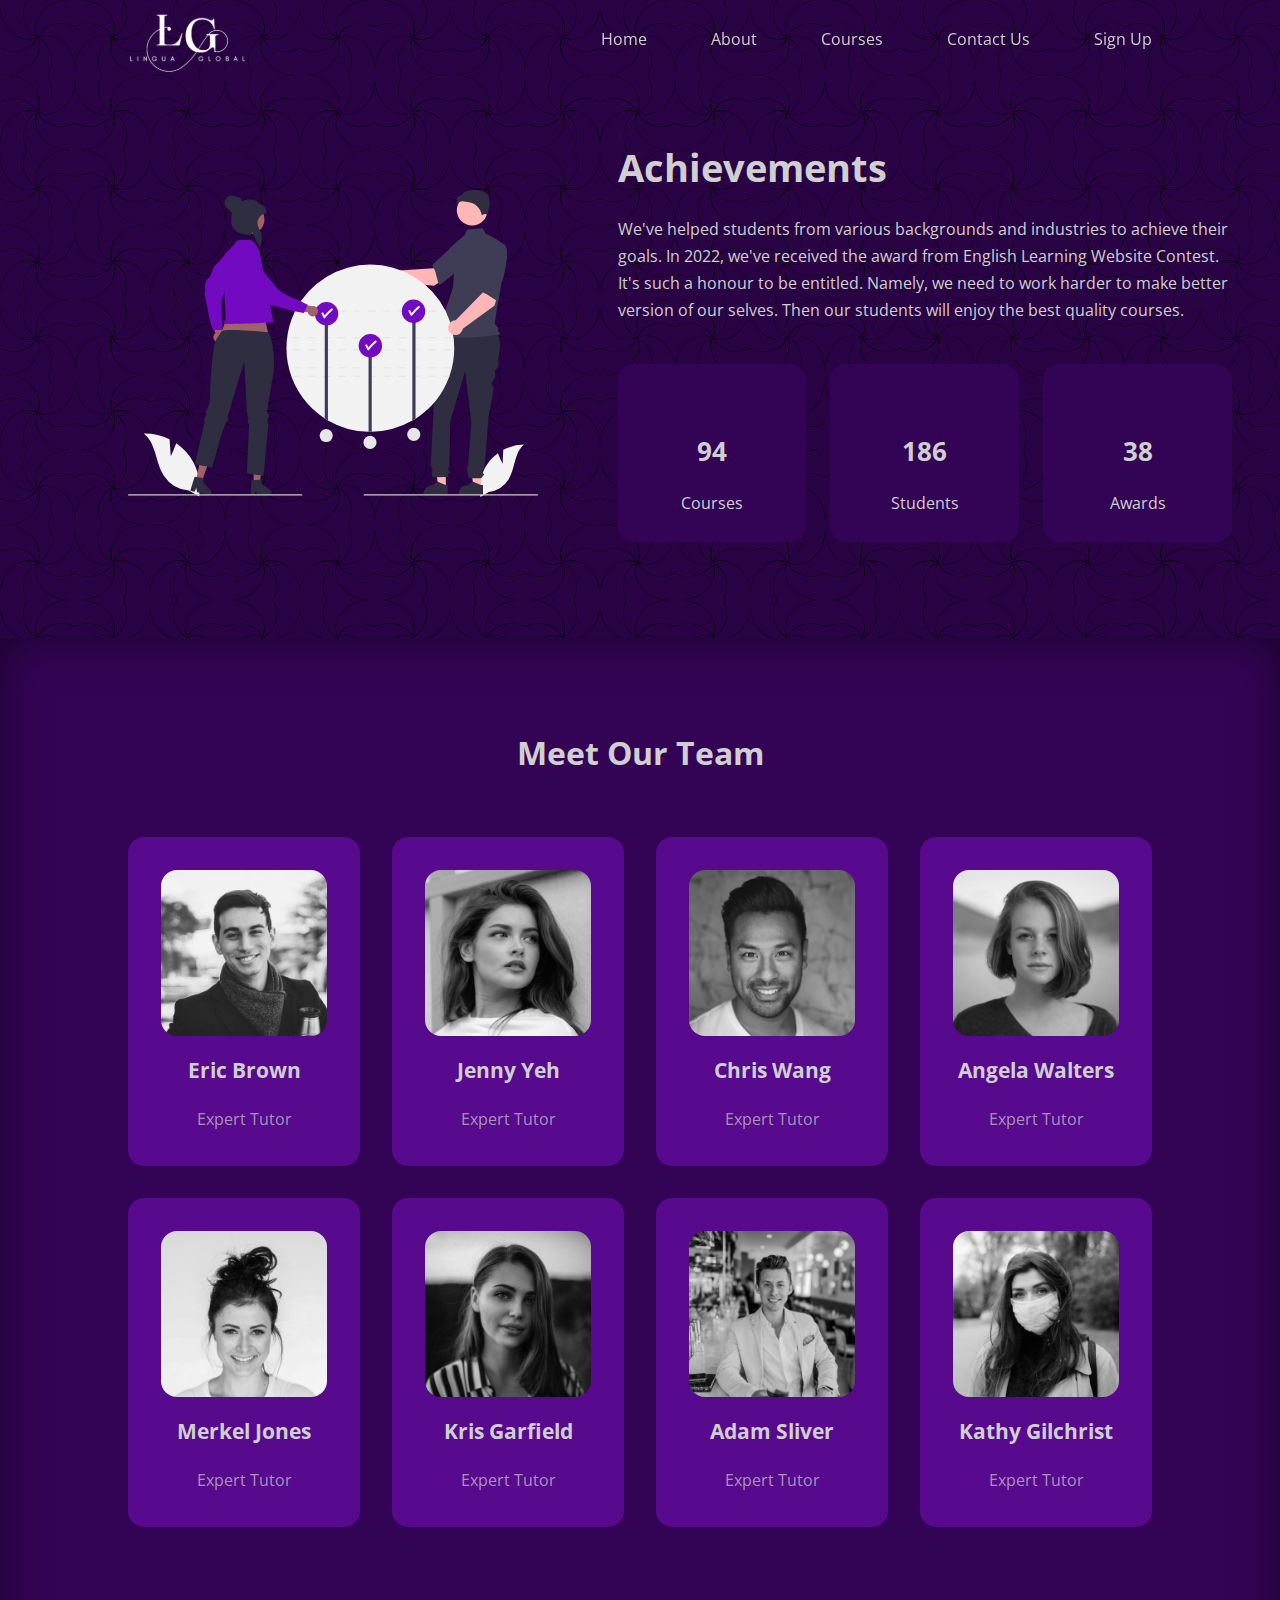
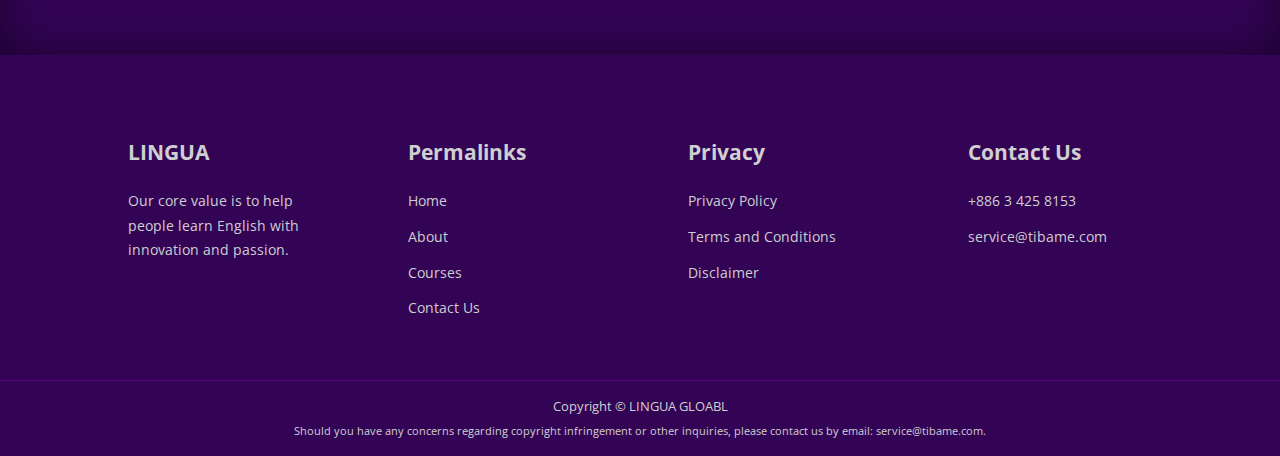
<file: about.html>
<!DOCTYPE html>
<html lang="en">

<head>
    <meta charset="UTF-8">
    <meta http-equiv="X-UA-Compatible" content="IE=edge">
    <meta name="viewport" content="width=device-width, initial-scale=1.0">
    <link rel="stylesheet" href="./css/style.css">
    <link rel="stylesheet" href="./css/about.css">
    <script src="./js/main.js"></script>
    <script src="./js/about.js"></script>
    
    <style>
        body { background-image: url("./images/bg-texture-1.png");}
    </style>

    <!-- ICONSOUT CDN -->
    <link rel="stylesheet" href="https://unicons.iconscout.com/release/v4.0.0/css/line.css">

    <title>LINGUA GLOBAL | About</title>

</head>

<body>
    <nav>
        <div class="container nav__container">
            <a href="index.html">
                <img src="./images/logo.svg" alt="logo">
            </a>
            <ul class="nav__menu">
                <li><a href="index.html">Home</a></li>
                <li><a href="about.html">About</a></li>
                <li><a href="courses.html">Courses</a></li>
                <li><a href="contact.html">Contact Us</a></li>
                <li><a href="login-signup.html">Sign Up</a></li>
            </ul>
            <button id="open-menu-btn"><i class="uil uil-bars"></i></button>
            <button id="close-menu-btn"><i class="uil uil-multiply"></i></button>
        </div>
    </nav>
    <!--=================END of NAVBAR==============-->



    <section class="about__achievements">
        <div class="container about__achievements-container">
            <div class="about__achievements-left">
                <img src="./images/about-achievements.svg" alt="about-achievements">
            </div>
            <div class="about__achievements-right">
                <h1>Achievements</h1>
                <p>
                    We've helped students from various backgrounds and industries to achieve their goals. In 2022, we've received the award from English Learning Website Contest. It's such a honour to be entitled. Namely, we need to work harder to make better version of our selves. Then our students will enjoy the best quality courses.
                </p>
                <div class="achievements__cards">
                    <article class="achievement__card">
                        <span class="achievement__icon">
                            <i class="uil uil-video"></i>
                        </span>
                        <span class="num" data-val="450">0</span>
                        <p>Courses</p>
                    </article>

                    <article class="achievement__card">
                        <span class="achievement__icon">
                            <i class="uil uil-users-alt"></i>
                        </span>
                        <span class="num" data-val="980">0</span>
                        <p>Students</p>
                    </article>

                    <article class="achievement__card">
                        <span class="achievement__icon">
                            <i class="uil uil-trophy"></i>
                        </span>
                        <span class="num" data-val="200">0</span>
                        <p>Awards</p>
                    </article>
                </div>
            </div>
        </div>
    </section>
    <!--=================END of Achievements==============-->


    <section class="team">
        <h2>Meet Our Team</h2>
        <div class="container team__container">
            <article class="team__member">
                <div class="team__member-image">
                    <img src="./images/tm1.jpg" alt="tm1">
                </div>
                <div class="team__member-info">
                    <h3>Eric Brown</h3>
                    <p>Expert Tutor</p>
                </div>
                <div class="team__member-socials">
                    <a href="https://instagram.com" target="_blank"><i class="uil uil-instagram"></i></a>
                    <a href="https://line.me/" target="_blank"><i class="uil uil-line"></i></a>
                    <a href="https://linkedin.com" target="_blank"><i class="uil uil-linkedin-alt"></i></a>
                </div>
            </article>
            <article class="team__member">
                <div class="team__member-image">
                    <img src="./images/tm2.jpg" alt="tm2">
                </div>
                <div class="team__member-info">
                    <h3>Jenny Yeh</h3>
                    <p>Expert Tutor</p>
                </div>
                <div class="team__member-socials">
                    <a href="https://instagram.com" target="_blank"><i class="uil uil-instagram"></i></a>
                    <a href="https://line.me/" target="_blank"><i class="uil uil-line"></i></a>
                    <a href="https://linkedin.com" target="_blank"><i class="uil uil-linkedin-alt"></i></a>
                </div>
            </article>
            <article class="team__member">
                <div class="team__member-image">
                    <img src="./images/tm3.jpg" alt="tm3">
                </div>
                <div class="team__member-info">
                    <h3>Chris Wang</h3>
                    <p>Expert Tutor</p>
                </div>
                <div class="team__member-socials">
                    <a href="https://instagram.com" target="_blank"><i class="uil uil-instagram"></i></a>
                    <a href="https://line.me/" target="_blank"><i class="uil uil-line"></i></a>
                    <a href="https://linkedin.com" target="_blank"><i class="uil uil-linkedin-alt"></i></a>
                </div>
            </article>
            <article class="team__member">
                <div class="team__member-image">
                    <img src="./images/tm4.jpg" alt="tm4">
                </div>
                <div class="team__member-info">
                    <h3>Angela Walters</h3>
                    <p>Expert Tutor</p>
                </div>
                <div class="team__member-socials">
                    <a href="https://instagram.com" target="_blank"><i class="uil uil-instagram"></i></a>
                    <a href="https://line.me/" target="_blank"><i class="uil uil-line"></i></a>
                    <a href="https://linkedin.com" target="_blank"><i class="uil uil-linkedin-alt"></i></a>
                </div>
            </article>
            <article class="team__member">
                <div class="team__member-image">
                    <img src="./images/tm5.jpg" alt="tm5">
                </div>
                <div class="team__member-info">
                    <h3>Merkel Jones</h3>
                    <p>Expert Tutor</p>
                </div>
                <div class="team__member-socials">
                    <a href="https://instagram.com" target="_blank"><i class="uil uil-instagram"></i></a>
                    <a href="https://line.me/" target="_blank"><i class="uil uil-line"></i></a>
                    <a href="https://linkedin.com" target="_blank"><i class="uil uil-linkedin-alt"></i></a>
                </div>
            </article>
            <article class="team__member">
                <div class="team__member-image">
                    <img src="./images/tm6.jpg" alt="tm6">
                </div>
                <div class="team__member-info">
                    <h3>Kris Garfield</h3>
                    <p>Expert Tutor</p>
                </div>
                <div class="team__member-socials">
                    <a href="https://instagram.com" target="_blank"><i class="uil uil-instagram"></i></a>
                    <a href="https://line.me/" target="_blank"><i class="uil uil-line"></i></a>
                    <a href="https://linkedin.com" target="_blank"><i class="uil uil-linkedin-alt"></i></a>
                </div>
            </article>
            <article class="team__member">
                <div class="team__member-image">
                    <img src="./images/tm7.jpg" alt="tm7">
                </div>
                <div class="team__member-info">
                    <h3>Adam Sliver</h3>
                    <p>Expert Tutor</p>
                </div>
                <div class="team__member-socials">
                    <a href="https://instagram.com" target="_blank"><i class="uil uil-instagram"></i></a>
                    <a href="https://line.me/" target="_blank"><i class="uil uil-line"></i></a>
                    <a href="https://linkedin.com" target="_blank"><i class="uil uil-linkedin-alt"></i></a>
                </div>
            </article>
            <article class="team__member">
                <div class="team__member-image">
                    <img src="./images/tm8.jpg" alt="tm8">
                </div>
                <div class="team__member-info">
                    <h3>Kathy Gilchrist</h3>
                    <p>Expert Tutor</p>
                </div>
                <div class="team__member-socials">
                    <a href="https://instagram.com" target="_blank"><i class="uil uil-instagram"></i></a>
                    <a href="https://line.me/" target="_blank"><i class="uil uil-line"></i></a>
                    <a href="https://linkedin.com" target="_blank"><i class="uil uil-linkedin-alt"></i></a>
                </div>
            </article>
        </div>
    </section>
    <!--=================END of Team==============-->

    <footer class="footer">
        <div class="container footer__container">
            <div class="footer__1">
                <a href="index.html" class="footer__logo">
                    <p class="footer__title">LINGUA</p>
                </a>
                <p>Our core value is to help people learn English with innovation and passion.</p>
            </div>
            <div class="footer__2">
                <p class="footer__title">Permalinks</p>
                <ul class="permalinks">
                    <li><a href="index.html">Home</a></li>
                    <li><a href="about.html">About</a></li>
                    <li><a href="courses.html">Courses</a></li>
                    <li><a href="contact.html">Contact Us</a></li>
                </ul>
            </div>
            <div class="footer__3">
                <p class="footer__title">Privacy</p>
                <ul class="privacy">
                    <li><a href="privacy-policy.html">Privacy Policy</a></li>
                    <li><a href="terms-conditions.html">Terms and Conditions</a></li>
                    <li><a href="disclaimer.html">Disclaimer</a></li>
                </ul>
            </div>
            <div class="footer__4">
                <p class="footer__title">Contact Us</p>
                <div>
                    <p>+886 3 425 8153</p>
                    <p>service@tibame.com</p>
                </div>

                <ul class="footer__socials">
                    <li>
                        <a href="#"><i class="uil uil-facebook-f"></i></a>
                    </li>
                    <li>
                        <a href="#"><i class="uil uil-instagram-alt"></i></a>
                    </li>
                    <li>
                        <a href="#"><i class="uil uil-line"></i></a>
                    </li>
                    <li>
                        <a href="#"><i class="uil uil-linkedin-alt"></i></a>
                    </li>
                </ul>
            </div>
        </div>

        <div class="footer__copyright">
            <p>Copyright &copy; LINGUA GLOABL</p>
            <p>
                Should you have any concerns regarding copyright infringement or other inquiries, please contact us by
                email: service@tibame.com.
            </p>
        </div>
    </footer>

</body>

</html>
</file>
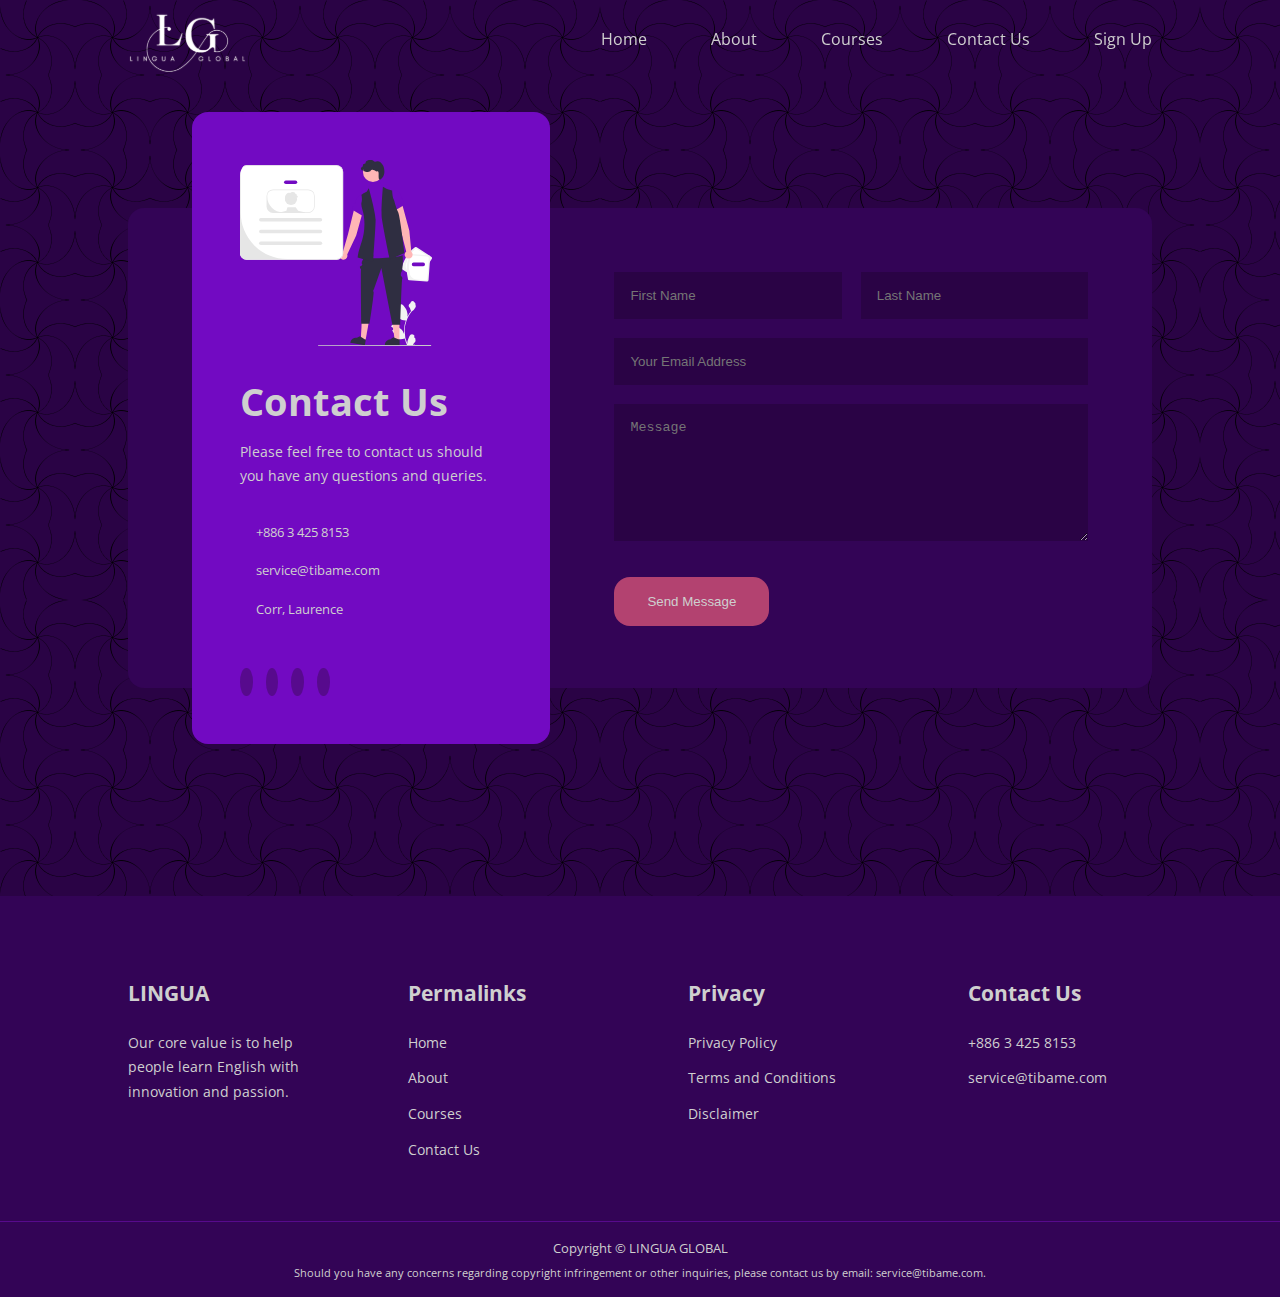
<file: contact.html>
<!DOCTYPE html>
<html lang="en">

<head>
    <meta charset="UTF-8">
    <meta http-equiv="X-UA-Compatible" content="IE=edge">
    <meta name="viewport" content="width=device-width, initial-scale=1.0">
    <link rel="stylesheet" href="./css/style.css">
    <link rel="stylesheet" href="./css/contact.css">
    <script src="./js/main.js"></script>

    <style>
       body { background-image: url("./images/bg-texture-1.png");}
    </style>

    <!-- ICONSOUT CDN -->
    <link rel="stylesheet" href="https://unicons.iconscout.com/release/v4.0.0/css/line.css">

    <title>LINGUA GLOBAL | Contact Us</title>

</head>

<body>
    <nav>
        <div class="container nav__container">
            <a href="index.html">
                <img src="./images/logo.svg" alt="logo">
            </a>
            <ul class="nav__menu">
                <li><a href="index.html">Home</a></li>
                <li><a href="about.html">About</a></li>
                <li><a href="courses.html">Courses</a></li>
                <li><a href="contact.html">Contact Us</a></li>
                <li><a href="login-signup.html">Sign Up</a></li>
            </ul>
            <button id="open-menu-btn"><i class="uil uil-bars"></i></button>
            <button id="close-menu-btn"><i class="uil uil-multiply"></i></button>
        </div>
    </nav>
    <!--=================END of NAVBAR==============-->

    <section class="contact">
        <div class="container contact__container">
            <aside class="contact__aside">
                <div class="aside__image">
                    <img src="./images/contact.svg" alt="contact">
                </div>
                <h1>Contact Us</h1>
                <p>
                    Please feel free to contact us should you have any questions and queries.
                </p>
                <ul class="contact__details">
                    <li>
                        <i class="uil uil-phone-times"></i>
                        <span>+886 3 425 8153</span>
                    </li>
                    <li>
                        <i class="uil uil-envelope"></i>
                        <span>service@tibame.com</span>
                    </li>
                    <li>
                        <i class="uil uil-location-point"></i>
                        <span>Corr, Laurence</span>
                    </li>
                </ul>
                <ul class="contact__socials">
                    <li><a href="https://facebook.com"><i class="uil uil-facebook-f"></i></a></li>
                    <li><a href="https://instagram.com"><i class="uil uil-instagram"></i></a></li>
                    <li><a href="https://line.me/"><i class="uil uil-line"></i></a></li>
                    <li><a href="https://linkedin.com"><i class="uil uil-linkedin-alt"></i></a></li>
                </ul>
            </aside>

            <form action="https://formspree.io/f/moqblgvv" method="POST" class="contact__form">
                <div class="form__name">
                    <input type="text" name="First Name" placeholder="First Name" required>
                    <input type="text" name="Last Name" placeholder="Last Name" required>
                </div>
                <input type="email" name="Email Address" placeholder="Your Email Address" required>
                <textarea name="Message" rows="7" placeholder="Message" required></textarea>
                <button type="submit" class="btn btn-primary">Send Message</button>
            </form>
        </div>
    </section>

    <!--=================END of Form==============-->
    
    <footer class="footer">
        <div class="container footer__container">
            <div class="footer__1">
                <a href="index.html" class="footer__logo">
                    <p class="footer__title">LINGUA</p>
                </a>
                <p>Our core value is to help people learn English with innovation and passion.</p>
            </div>
            <div class="footer__2">
                <p class="footer__title">Permalinks</p>
                <ul class="permalinks">
                    <li><a href="index.html">Home</a></li>
                    <li><a href="about.html">About</a></li>
                    <li><a href="courses.html">Courses</a></li>
                    <li><a href="contact.html">Contact Us</a></li>
                </ul>
            </div>
            <div class="footer__3">
                <p class="footer__title">Privacy</p>
                <ul class="privacy">
                    <li><a href="privacy-policy.html">Privacy Policy</a></li>
                    <li><a href="terms-conditions.html">Terms and Conditions</a></li>
                    <li><a href="disclaimer.html">Disclaimer</a></li>
                </ul>
            </div>
            <div class="footer__4">
                <p class="footer__title">Contact Us</p>
                <div>
                    <p>+886 3 425 8153</p>
                    <p>service@tibame.com</p>
                </div>

                <ul class="footer__socials">
                    <li>
                        <a href="#"><i class="uil uil-facebook-f"></i></a>
                    </li>
                    <li>
                        <a href="#"><i class="uil uil-instagram-alt"></i></a>
                    </li>
                    <li>
                        <a href="#"><i class="uil uil-line"></i></a>
                    </li>
                    <li>
                        <a href="#"><i class="uil uil-linkedin-alt"></i></a>
                    </li>
                </ul>
            </div>
        </div>

        <div class="footer__copyright">
            <p>Copyright &copy; LINGUA GLOBAL</p>
            <p>
                Should you have any concerns regarding copyright infringement or other inquiries, please contact us by
                email: service@tibame.com.
            </p>
        </div>
    </footer>

</body>

</html>
</file>
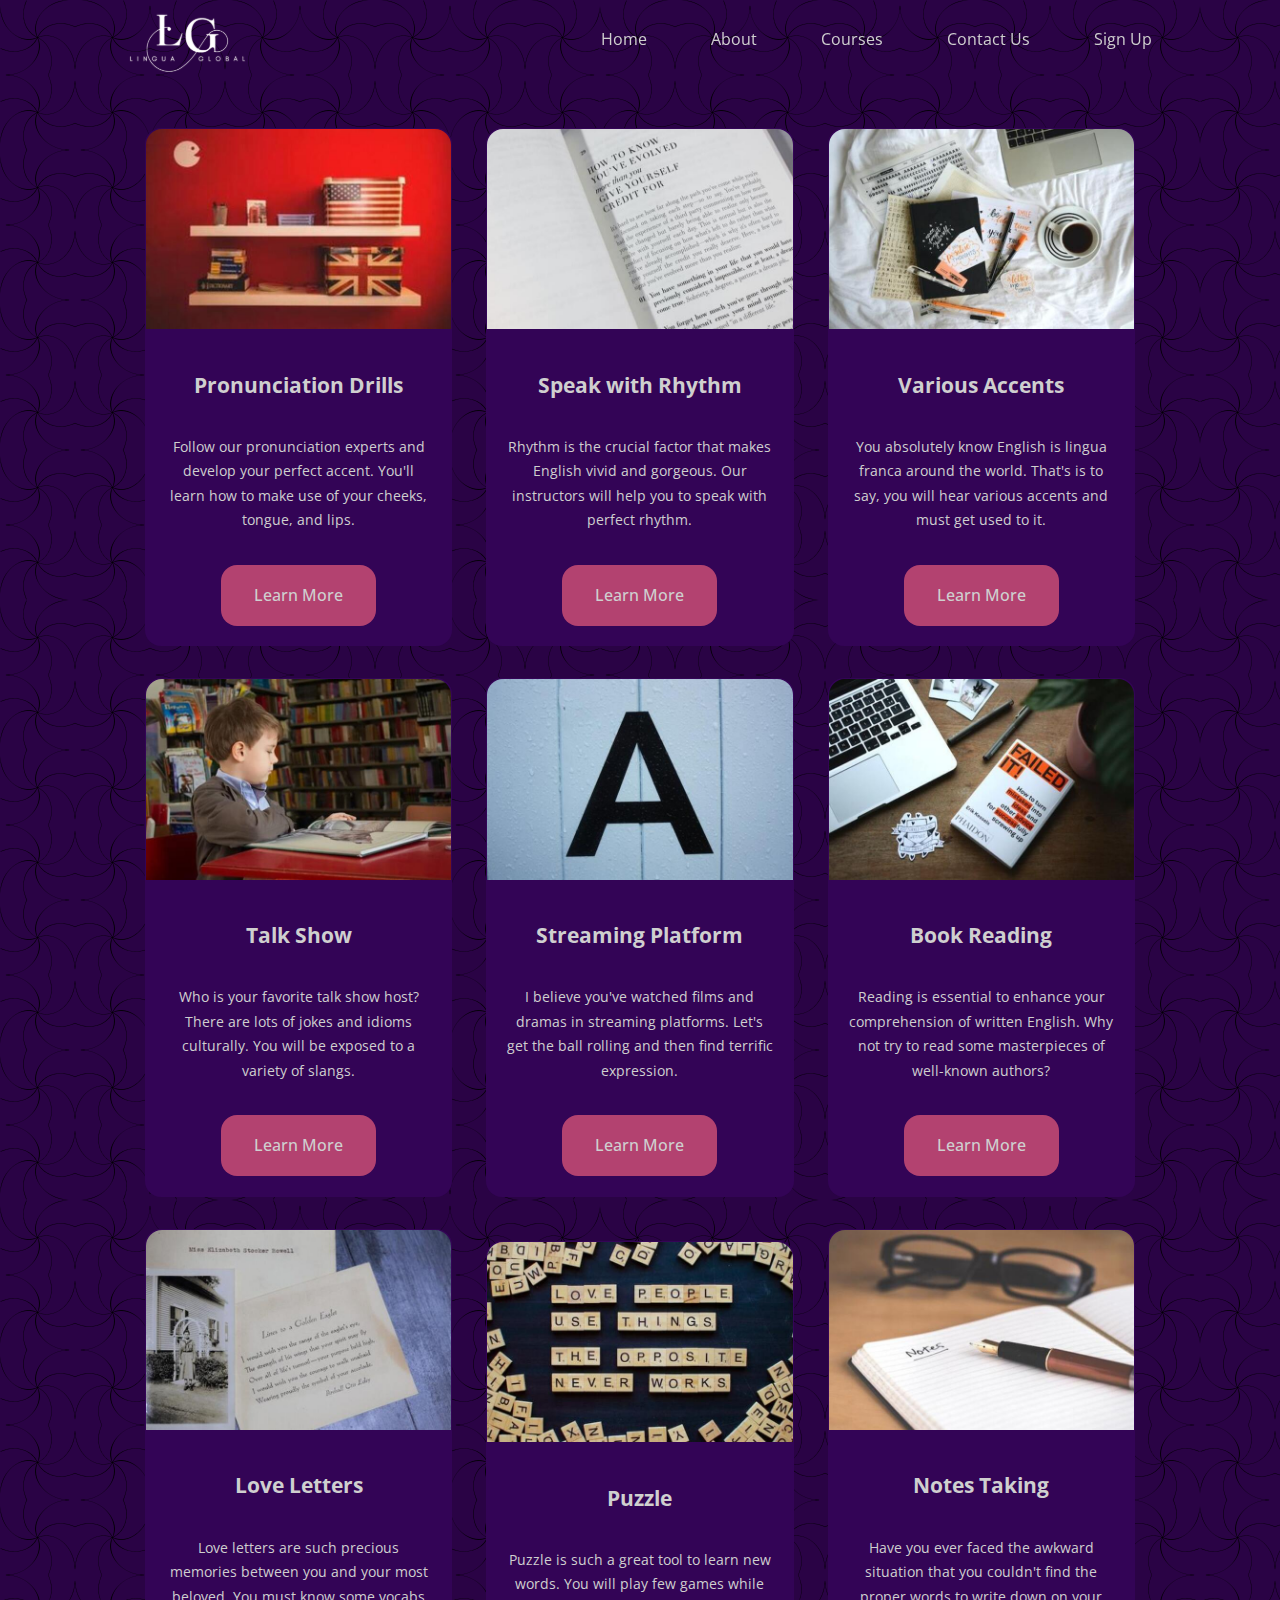
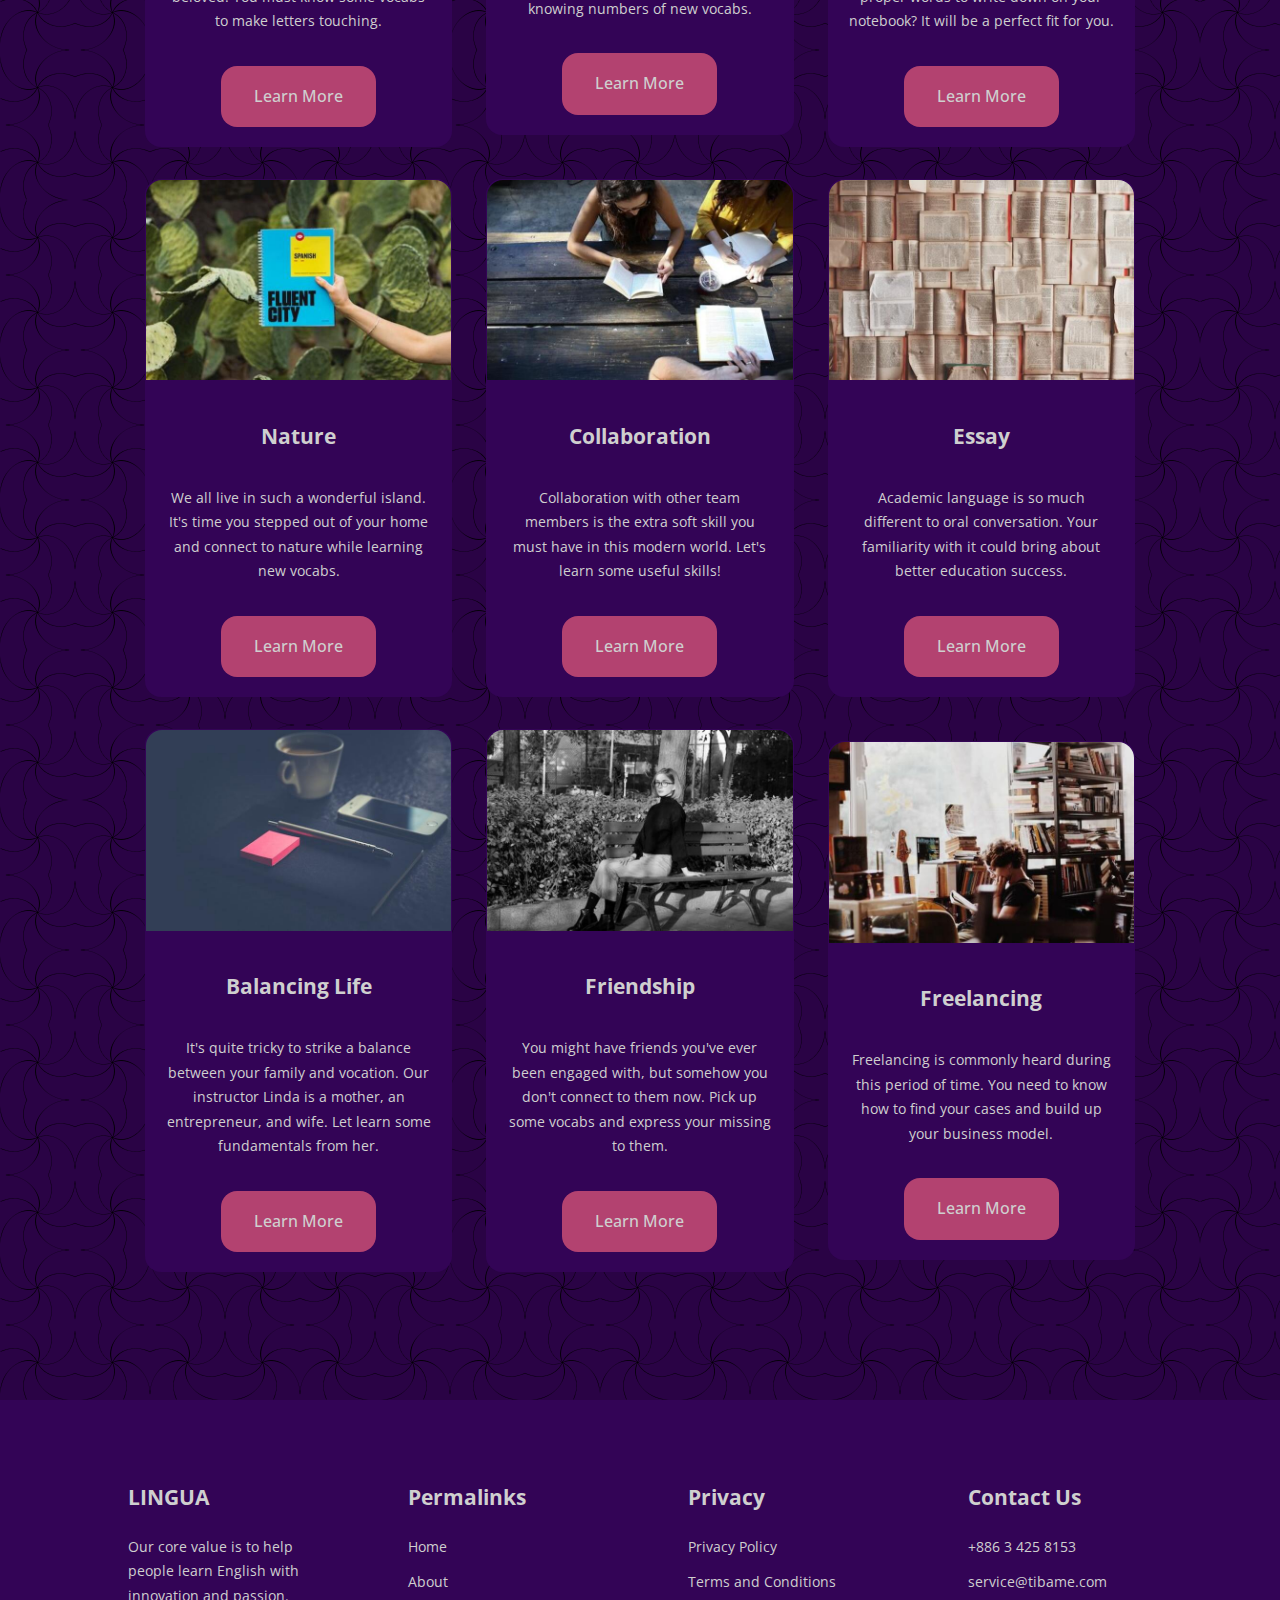
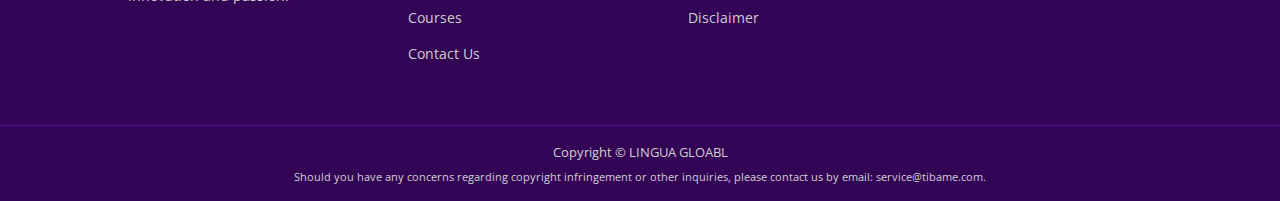
<file: courses.html>
<!DOCTYPE html>
<html lang="en">

<head>
    <meta charset="UTF-8">
    <meta http-equiv="X-UA-Compatible" content="IE=edge">
    <meta name="viewport" content="width=device-width, initial-scale=1.0">
    <link rel="stylesheet" href="./css/style.css">
    <script src="./js/main.js"></script>
    <style>
        body { background-image: url("./images/bg-texture-1.png");}
    
        .courses {margin-top: 2rem;}
    </style>

    <!-- ICONSOUT CDN -->
    <link rel="stylesheet" href="https://unicons.iconscout.com/release/v4.0.0/css/line.css">

    <title>LINGUA GLOBAL | Courses</title>

</head>

<body>
    <nav>
        <div class="container nav__container">
            <a href="index.html">
                <img src="./images/logo.svg" alt="logo">
            </a>
            <ul class="nav__menu">
                <li><a href="index.html">Home</a></li>
                <li><a href="about.html">About</a></li>
                <li><a href="courses.html">Courses</a></li>
                <li><a href="contact.html">Contact Us</a></li>
                <li><a href="login-signup.html">Sign Up</a></li>
            </ul>
            <button id="open-menu-btn"><i class="uil uil-bars"></i></button>
            <button id="close-menu-btn"><i class="uil uil-multiply"></i></button>
        </div>
    </nav>
    <!--=================END of NAVBAR==============-->


    <section class="courses">
        <div class="container courses__container">
            <article class="course">
                <div class="course__image">
                    <img src="./images/course1.jpg" alt="course1"> 
                </div>
                <div class="course__info">
                    <p class="course__title">Pronunciation Drills</p>
                    <p>
                        Follow our pronunciation experts and develop your perfect accent. You'll learn how to make use of your cheeks, tongue, and lips.
                    </p>
                    <a href="courses.html" class="btn btn-primary">Learn More</a>
                </div>
            </article>

            <article class="course">
                <div class="course__image">
                    <img src="./images/course2.jpg" alt="course2"> 
                </div>
                <div class="course__info">
                    <p class="course__title">Speak with Rhythm</p>
                    <p>
                        Rhythm is the crucial factor that makes English vivid and gorgeous. Our instructors will help you to speak with perfect rhythm.
                    </p>
                    <a href="courses.html" class="btn btn-primary">Learn More</a>
                </div>
            </article>

            <article class="course">
                <div class="course__image">
                    <img src="./images/course3.jpg" alt="course3"> 
                </div>
                <div class="course__info">
                    <p class="course__title">Various Accents</p>
                    <p>
                        You absolutely know English is lingua franca around the world. That's is to say, you will hear various accents and must get used to it.
                    </p>
                    <a href="courses.html" class="btn btn-primary">Learn More</a>
                </div>
            </article>
            <article class="course">
                <div class="course__image">
                    <img src="./images/course4.jpg" alt="course4"> 
                </div>
                <div class="course__info">
                    <p class="course__title">Talk Show</p>
                    <p>
                        Who is your favorite talk show host? There are lots of jokes and idioms culturally. You will be exposed to a variety of slangs.
                    </p>
                    <a href="courses.html" class="btn btn-primary">Learn More</a>
                </div>
            </article>

            <article class="course">
                <div class="course__image">
                    <img src="./images/course5.jpg" alt="course5"> 
                </div>
                <div class="course__info">
                    <p class="course__title">Streaming Platform</p>
                    <p>
                        I believe you've watched films and dramas in streaming platforms. Let's get the ball rolling and then find terrific expression.
                    </p>
                    <a href="courses.html" class="btn btn-primary">Learn More</a>
                </div>
            </article>

            <article class="course">
                <div class="course__image">
                    <img src="./images/course6.jpg" alt="course6"> 
                </div>
                <div class="course__info">
                    <p class="course__title">Book Reading</p>
                    <p>
                        Reading is essential to enhance your comprehension of written English. Why not try to read some masterpieces of well-known authors?
                    </p>
                    <a href="courses.html" class="btn btn-primary">Learn More</a>
                </div>
            </article>
            <article class="course">
                <div class="course__image">
                    <img src="./images/course7.jpg" alt="course7"> 
                </div>
                <div class="course__info">
                    <p class="course__title">Love Letters</p>
                    <p>
                        Love letters are such precious memories between you and your most beloved. You must know some vocabs to make letters touching.
                    </p>
                    <a href="courses.html" class="btn btn-primary">Learn More</a>
                </div>
            </article>

            <article class="course">
                <div class="course__image">
                    <img src="./images/course8.jpg" alt="course8"> 
                </div>
                <div class="course__info">
                    <p class="course__title">Puzzle</p>
                    <p>
                        Puzzle is such a great tool to learn new words. You will play few games while knowing numbers of new vocabs.
                    </p>
                    <a href="courses.html" class="btn btn-primary">Learn More</a>
                </div>
            </article>

            <article class="course">
                <div class="course__image">
                    <img src="./images/course9.jpg" alt="course9"> 
                </div>
                <div class="course__info">
                    <p class="course__title">Notes Taking</p>
                    <p>
                        Have you ever faced the awkward situation that you couldn't find the proper words to write down on your notebook? It will be a perfect fit for you.
                    </p>
                    <a href="courses.html" class="btn btn-primary">Learn More</a>
                </div>
            </article>
            <article class="course">
                <div class="course__image">
                    <img src="./images/course10.jpg" alt="course10">
                </div>
                <div class="course__info">
                    <p class="course__title">Nature</p>
                    <p>
                        We all live in such a wonderful island. It's time you stepped out of your home and connect to nature while learning new vocabs.
                    </p>
                    <a href="courses.html" class="btn btn-primary">Learn More</a>
                </div>
            </article>

            <article class="course">
                <div class="course__image">
                    <img src="./images/course11.jpg" alt="course11">
                </div>
                <div class="course__info">
                    <p class="course__title">Collaboration</p>
                    <p>
                        Collaboration with other team members is the extra soft skill you must have in this modern world. Let's learn some useful skills!
                    </p>
                    <a href="courses.html" class="btn btn-primary">Learn More</a>
                </div>
            </article>

            <article class="course">
                <div class="course__image">
                    <img src="./images/course12.jpg" alt="course12">
                </div>
                <div class="course__info">
                    <p class="course__title">Essay</p>
                    <p>
                        Academic language is so much different to oral conversation. Your familiarity with it could bring about better education success.
                    </p>
                    <a href="courses.html" class="btn btn-primary">Learn More</a>
                </div>
            </article>
            <article class="course">
                <div class="course__image">
                    <img src="./images/course13.jpg" alt="course13">
                </div>
                <div class="course__info">
                    <p class="course__title">Balancing Life</p>
                    <p>
                        It's quite tricky to strike a balance between your family and vocation. Our instructor Linda is a mother, an entrepreneur, and wife. Let learn some fundamentals from her.
                    </p>
                    <a href="courses.html" class="btn btn-primary">Learn More</a>
                </div>
            </article>

            <article class="course">
                <div class="course__image">
                    <img src="./images/course14.jpg" alt="course14">
                </div>
                <div class="course__info">
                    <p class="course__title">Friendship</p>
                    <p>
                        You might have friends you've ever been engaged with, but somehow you don't connect to them now. Pick up some vocabs and express your missing to them.
                    </p>
                    <a href="courses.html" class="btn btn-primary">Learn More</a>
                </div>
            </article>

            <article class="course">
                <div class="course__image">
                    <img src="./images/course15.jpg" alt="course15">
                </div>
                <div class="course__info">
                    <p class="course__title">Freelancing</p>
                    <p>
                        Freelancing is commonly heard during this period of time. You need to know how to find your cases and build up your business model.
                    </p>
                    <a href="courses.html" class="btn btn-primary">Learn More</a>
                </div>
            </article>

           
        </div>
    </section>

    <!--=================END of COURSES==============-->


    <footer class="footer">
        <div class="container footer__container">
            <div class="footer__1">
                <a href="index.html" class="footer__logo">
                    <p class="footer__title">LINGUA</p>
                </a>
                <p>Our core value is to help people learn English with innovation and passion.</p>
            </div>
            <div class="footer__2">
                <p class="footer__title">Permalinks</p>
                <ul class="permalinks">
                    <li><a href="index.html">Home</a></li>
                    <li><a href="about.html">About</a></li>
                    <li><a href="courses.html">Courses</a></li>
                    <li><a href="contact.html">Contact Us</a></li>
                </ul>
            </div>
            <div class="footer__3">
                <p class="footer__title">Privacy</p>
                <ul class="privacy">
                    <li><a href="privacy-policy.html">Privacy Policy</a></li>
                    <li><a href="terms-conditions.html">Terms and Conditions</a></li>
                    <li><a href="disclaimer.html">Disclaimer</a></li>
                </ul>
            </div>
            <div class="footer__4">
                <p class="footer__title">Contact Us</p>
                <div>
                    <p>+886 3 425 8153</p>
                    <p>service@tibame.com</p>
                </div>

                <ul class="footer__socials">
                    <li>
                        <a href="#"><i class="uil uil-facebook-f"></i></a>
                    </li>
                    <li>
                        <a href="#"><i class="uil uil-instagram-alt"></i></a>
                    </li>
                    <li>
                        <a href="#"><i class="uil uil-line"></i></a>
                    </li>
                    <li>
                        <a href="#"><i class="uil uil-linkedin-alt"></i></a>
                    </li>
                </ul>
            </div>
        </div>

        <div class="footer__copyright">
            <p>Copyright &copy; LINGUA GLOABL</p>
            <p>
                Should you have any concerns regarding copyright infringement or other inquiries, please contact us by
                email: service@tibame.com.
            </p>
        </div>
    </footer>

</body>

</html>
</file>
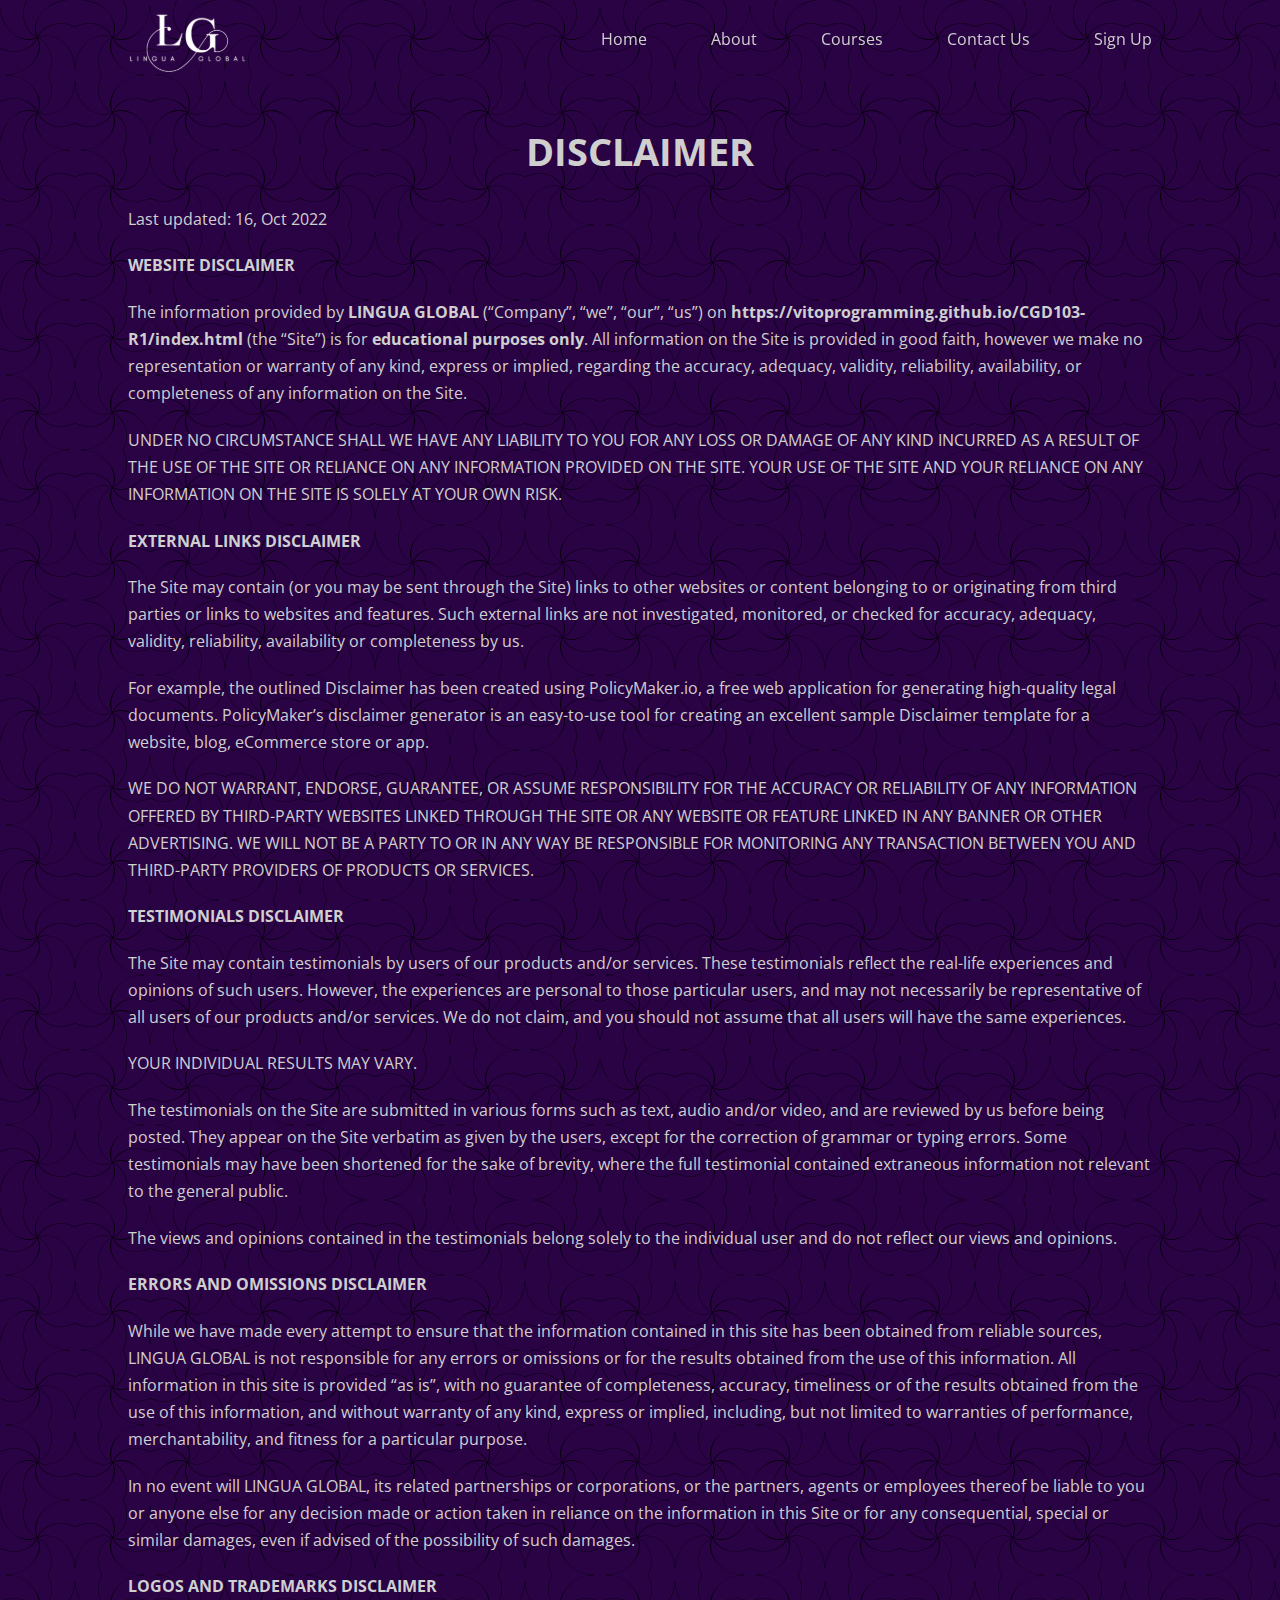
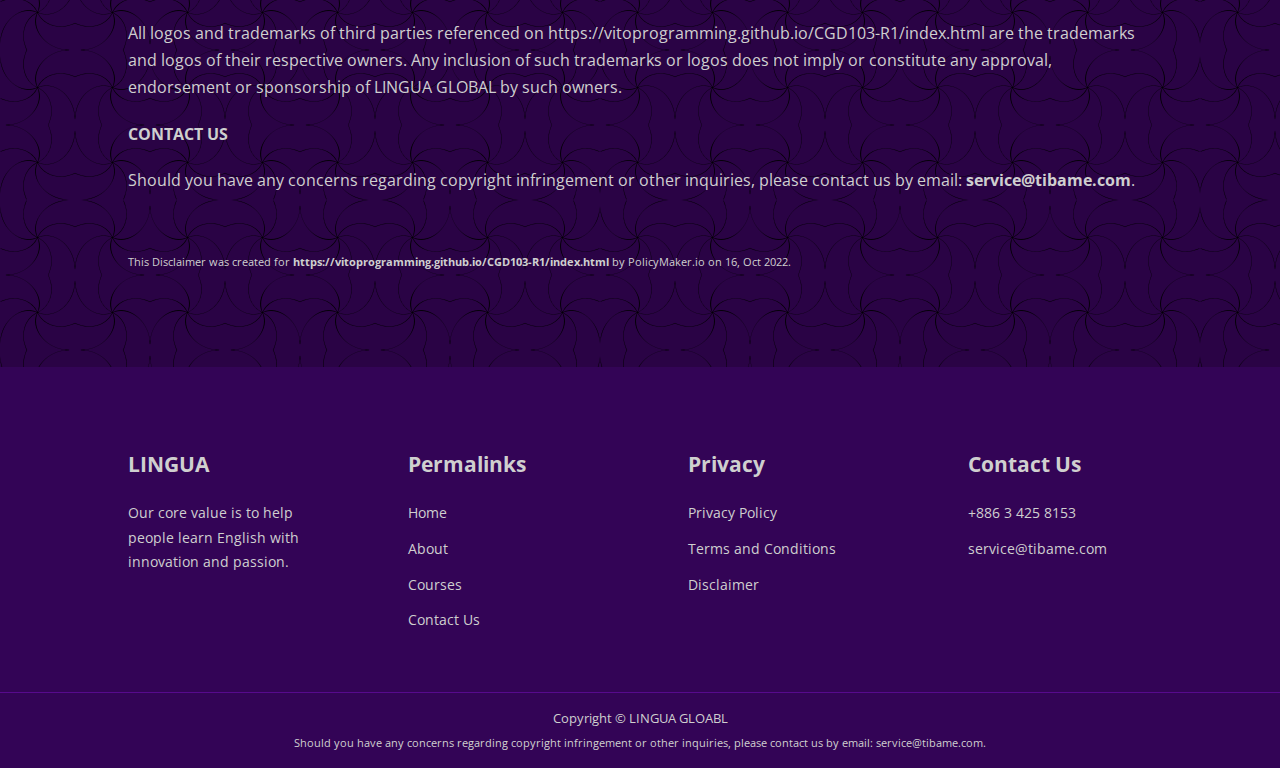
<file: disclaimer.html>
<!DOCTYPE html>
<html lang="en">

<head>
    <meta charset="UTF-8">
    <meta http-equiv="X-UA-Compatible" content="IE=edge">
    <meta name="viewport" content="width=device-width, initial-scale=1.0">
    <link rel="stylesheet" href="./css/style.css">
    <link rel="stylesheet" href="./css/policy.css">
    <!-- ICONSOUT CDN -->
    <link rel="stylesheet" href="https://unicons.iconscout.com/release/v4.0.0/css/line.css">
    <script src="./js/main.js"></script>
    
    <style>
        body { background-image: url("./images/bg-texture-1.png");}
    </style>

    <title>LINGUA GLOBAL | Disclaimer</title>
</head>

<body>
    <nav>
        <div class="container nav__container">
            <a href="index.html">
                <img src="./images/logo.svg" alt="logo">
            </a>
            <ul class="nav__menu">
                <li><a href="index.html">Home</a></li>
                <li><a href="about.html">About</a></li>
                <li><a href="courses.html">Courses</a></li>
                <li><a href="contact.html">Contact Us</a></li>
                <li><a href="login-signup.html">Sign Up</a></li>
            </ul>
            <button id="open-menu-btn"><i class="uil uil-bars"></i></button>
            <button id="close-menu-btn"><i class="uil uil-multiply"></i></button>
        </div>
    </nav>
    <!--=================END of NAVBAR==============-->

    <section class="policy">
        <div class="container policy__container">

            <h1>DISCLAIMER</h1>
            <p>Last updated: 16, Oct 2022</p>
            <p><span>WEBSITE DISCLAIMER</span></p>
            <p>The information provided by <span>LINGUA GLOBAL</span> (“Company”, “we”, “our”, “us”) on
                <span>https://vitoprogramming.github.io/CGD103-R1/index.html</span> (the “Site”) is for <span>educational purposes
                    only</span>. All information on the Site is provided in good faith, however we make no
                representation
                or
                warranty of any kind, express or implied, regarding the accuracy, adequacy, validity, reliability,
                availability, or completeness of any information on the Site.
            </p>
            <p>UNDER NO CIRCUMSTANCE SHALL WE HAVE ANY LIABILITY TO YOU FOR ANY LOSS OR DAMAGE OF ANY KIND INCURRED AS A
                RESULT OF THE USE OF THE SITE OR RELIANCE ON ANY INFORMATION PROVIDED ON THE SITE. YOUR USE OF THE SITE
                AND YOUR RELIANCE ON ANY INFORMATION ON THE SITE IS SOLELY AT YOUR OWN RISK.</p>
            <p><span>EXTERNAL LINKS DISCLAIMER</span></p>
            <p>The Site may contain (or you may be sent through the Site) links to other websites or content belonging
                to or originating from third parties or links to websites and features. Such external links are not
                investigated, monitored, or checked for accuracy, adequacy, validity, reliability, availability or
                completeness by us.</p>
            <p>For example, the outlined <a href="https://policymaker.io/disclaimer/">Disclaimer</a> has been created
                using <a href="https://policymaker.io/">PolicyMaker.io</a>, a free web application for generating
                high-quality legal documents. PolicyMaker’s <a href="https://policymaker.io/disclaimer/">disclaimer
                    generator</a> is an easy-to-use tool for creating an excellent sample Disclaimer template for a
                website, blog, eCommerce store or app.</p>
            <p>WE DO NOT WARRANT, ENDORSE, GUARANTEE, OR ASSUME RESPONSIBILITY FOR THE ACCURACY OR RELIABILITY OF ANY
                INFORMATION OFFERED BY THIRD-PARTY WEBSITES LINKED THROUGH THE SITE OR ANY WEBSITE OR FEATURE LINKED IN
                ANY BANNER OR OTHER ADVERTISING. WE WILL NOT BE A PARTY TO OR IN ANY WAY BE RESPONSIBLE FOR MONITORING
                ANY TRANSACTION BETWEEN YOU AND THIRD-PARTY PROVIDERS OF PRODUCTS OR SERVICES.</p>


            <p><span>TESTIMONIALS DISCLAIMER</span></p>
            <p>The Site may contain testimonials by users of our products and/or services. These testimonials reflect
                the real-life experiences and opinions of such users. However, the experiences are personal to those
                particular users, and may not necessarily be representative of all users of our products and/or
                services. We do not claim, and you should not assume that all users will have the same experiences.</p>
            <p>YOUR INDIVIDUAL RESULTS MAY VARY.</p>
            <p>The testimonials on the Site are submitted in various forms such as text, audio and/or video, and are
                reviewed by us before being posted. They appear on the Site verbatim as given by the users, except for
                the correction of grammar or typing errors. Some testimonials may have been shortened for the sake of
                brevity, where the full testimonial contained extraneous information not relevant to the general public.
            </p>
            <p>The views and opinions contained in the testimonials belong solely to the individual user and do not
                reflect our views and opinions.</p>
            <p><span>ERRORS AND OMISSIONS DISCLAIMER</span></p>
            <p>While we have made every attempt to ensure that the information contained in this site has been obtained
                from reliable sources, LINGUA GLOBAL is not responsible for any errors or omissions or for the results
                obtained from the use of this information. All information in this site is provided “as is”, with no
                guarantee of completeness, accuracy, timeliness or of the results obtained from the use of this
                information, and without warranty of any kind, express or implied, including, but not limited to
                warranties of performance, merchantability, and fitness for a particular purpose.</p>
            <p>In no event will LINGUA GLOBAL, its related partnerships or corporations, or the partners, agents or
                employees thereof be liable to you or anyone else for any decision made or action taken in reliance on
                the information in this Site or for any consequential, special or similar damages, even if advised of
                the possibility of such damages.</p>

            <p><span>LOGOS AND TRADEMARKS DISCLAIMER</span></p>
            <p>All logos and trademarks of third parties referenced on https://vitoprogramming.github.io/CGD103-R1/index.html are
                the trademarks and logos of their respective owners. Any inclusion of such trademarks or logos does not
                imply or constitute any approval, endorsement or sponsorship of LINGUA GLOBAL by such owners.</p>
            <p><span>CONTACT US</span></p>
            <p>Should you have any concerns regarding copyright infringement or other inquiries, please contact us by
                email: <span>service@tibame.com</span>.</p>
            <p class="policy__reference">This <a href="https://policymaker.io/disclaimer/">Disclaimer</a> was created
                for
                <span>https://vitoprogramming.github.io/CGD103-R1/index.html</span> by <a
                    href="https://policymaker.io">PolicyMaker.io</a> on 16, Oct 2022.
            </p>

        </div>
    </section>

    <!--=================END of Disclaimer==============-->

    <footer class="footer">
        <div class="container footer__container">
            <div class="footer__1">
                <a href="index.html" class="footer__logo">
                    <p class="footer__title">LINGUA</p>
                </a>
                <p>Our core value is to help people learn English with innovation and passion.</p>
            </div>
            <div class="footer__2">
                <p class="footer__title">Permalinks</p>
                <ul class="permalinks">
                    <li><a href="index.html">Home</a></li>
                    <li><a href="about.html">About</a></li>
                    <li><a href="courses.html">Courses</a></li>
                    <li><a href="contact.html">Contact Us</a></li>
                </ul>
            </div>
            <div class="footer__3">
                <p class="footer__title">Privacy</p>
                <ul class="privacy">
                    <li><a href="privacy-policy.html">Privacy Policy</a></li>
                    <li><a href="terms-conditions.html">Terms and Conditions</a></li>
                    <li><a href="disclaimer.html">Disclaimer</a></li>
                </ul>
            </div>
            <div class="footer__4">
                <p class="footer__title">Contact Us</p>
                <div>
                    <p>+886 3 425 8153</p>
                    <p>service@tibame.com</p>
                </div>

                <ul class="footer__socials">
                    <li>
                        <a href="#"><i class="uil uil-facebook-f"></i></a>
                    </li>
                    <li>
                        <a href="#"><i class="uil uil-instagram-alt"></i></a>
                    </li>
                    <li>
                        <a href="#"><i class="uil uil-line"></i></a>
                    </li>
                    <li>
                        <a href="#"><i class="uil uil-linkedin-alt"></i></a>
                    </li>
                </ul>
            </div>
        </div>

        <div class="footer__copyright">
            <p>Copyright &copy; LINGUA GLOABL</p>
            <p>
                Should you have any concerns regarding copyright infringement or other inquiries, please contact us by
                email: service@tibame.com.
            </p>
        </div>
    </footer>

</body>

</html>
</file>
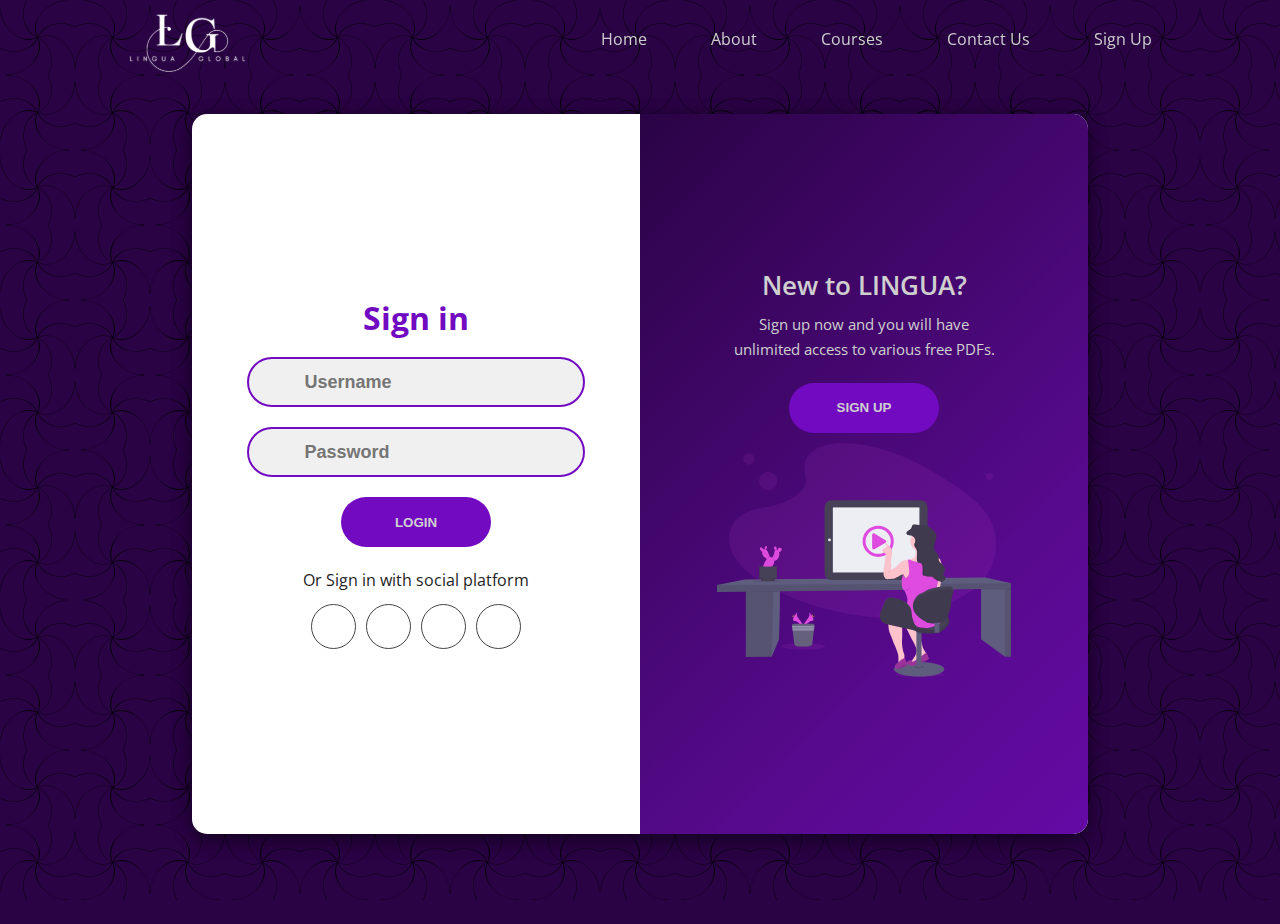
<file: login-signup.html>
<!DOCTYPE html>
<html lang="en">

<head>
    <meta charset="UTF-8">
    <meta http-equiv="X-UA-Compatible" content="IE=edge">
    <meta name="viewport" content="width=device-width, initial-scale=1.0">
    <script src="./js/main.js"></script>
    <script src="./js/login.js" defer></script>
    <link rel="stylesheet" href="./css/login-signup.css">

    <!-- ICONSOUT CDN -->
    <link rel="stylesheet" href="https://unicons.iconscout.com/release/v4.0.0/css/line.css">
    <style>
        body { background-image: url("./images/bg-texture-1.png");}
    </style>

    <title>LINGUA GLOBAL | Login & Sign-up</title>
</head>

<body>

    <nav>
        <div class="nav__container">
            <a href="index.html" class="nav__container__logo">
                <img src="./images/logo.svg" alt="logo">
                <img src="./images/logo-login.svg" alt="logo-login">
            </a>
            <ul class="nav__menu">
                <li><a href="index.html">Home</a></li>
                <li><a href="about.html">About</a></li>
                <li><a href="courses.html">Courses</a></li>
                <li><a href="contact.html">Contact Us</a></li>
                <li><a href="login-signup.html">Sign Up</a></li>
            </ul>
            <button id="open-menu-btn"><i class="uil uil-bars"></i></button>
            <button id="close-menu-btn"><i class="uil uil-multiply"></i></button>
        </div>
    </nav>

    <!--================= End of navbar ==============-->

    <section class="section__signin-signup">
        <div class="container signup-signup__container">
            <div class="signin-signup">
                <h1>Login & Sign-up</h1>
                <form class="sign-in-form">
                    <h2 class="title">Sign in</h2>
                    <div class="input-field">
                        <i class="uil uil-user"></i>
                        <input type="text" placeholder="Username">
                    </div>
                    <div class="input-field">
                        <i class="uil uil-lock"></i>
                        <input type="password" placeholder="Password">
                    </div>
                    <input type="submit" value="Login" class="btn">
                    <p class="social-text">Or Sign in with social platform</p>
                    <div class="social-media">
                        <a href="#" class="social-icon">
                            <i class="uil uil-facebook-f"></i>
                        </a>
                        <a href="#" class="social-icon">
                            <i class="uil uil-instagram"></i>
                        </a>
                        <a href="#" class="social-icon">
                            <i class="uil uil-line"></i>
                        </a>
                        <a href="#" class="social-icon">
                            <i class="uil uil-linkedin-alt"></i>
                        </a>
                    </div>
                    <p class="account-text">Don't have an account? <a href="#" id="sign-up-btn2">Sign up</a></p>
                </form>
                <form class="sign-up-form">
                    <h2 class="title">Sign up</h2>
                    <div class="input-field">
                        <i class="uil uil-user"></i>
                        <input type="text" placeholder="Username">
                    </div>
                    <div class="input-field">
                        <i class="uil uil-envelope-alt"></i>
                        <input type="text" placeholder="Email">
                    </div>
                    <div class="input-field">
                        <i class="uil uil-lock"></i>
                        <input type="password" placeholder="Password">
                    </div>
                    <input type="submit" value="Sign up" class="btn">
                    <p class="social-text">Or Sign in with social platform</p>
                    <div class="social-media">
                        <a href="#" class="social-icon">
                            <i class="uil uil-facebook-f"></i>
                        </a>
                        <a href="#" class="social-icon">
                            <i class="uil uil-instagram"></i>
                        </a>
                        <a href="#" class="social-icon">
                            <i class="uil uil-line"></i>
                        </a>
                        <a href="#" class="social-icon">
                            <i class="uil uil-linkedin-alt"></i>
                        </a>
                    </div>
                    <p class="account-text">Already have an account? <a href="#" id="sign-in-btn2">Sign in</a></p>
                </form>
            </div>
            <div class="panels__container">
                <div class="panel left-panel">
                    <div class="content">
                        <h3>Member of LINGUA?</h3>
                        <p>Continue to sign in to enjoy yourself with LINGUA GLOBAL.</p>
                        <button class="btn" id="sign-in-btn">Sign in</button>
                    </div>
                    <img src="./images/signin.svg" alt="signin" class="image">
                </div>
                <div class="panel right-panel">
                    <div class="content">
                        <h3>New to LINGUA?</h3>
                        <p>Sign up now and you will have unlimited access to various free PDFs.</p>
                        <button class="btn" id="sign-up-btn">Sign up</button>
                    </div>
                    <img src="./images/signup.svg" alt="signup" class="image">
                </div>
            </div>
        </div>
    </section>

</body>

</html>
</file>
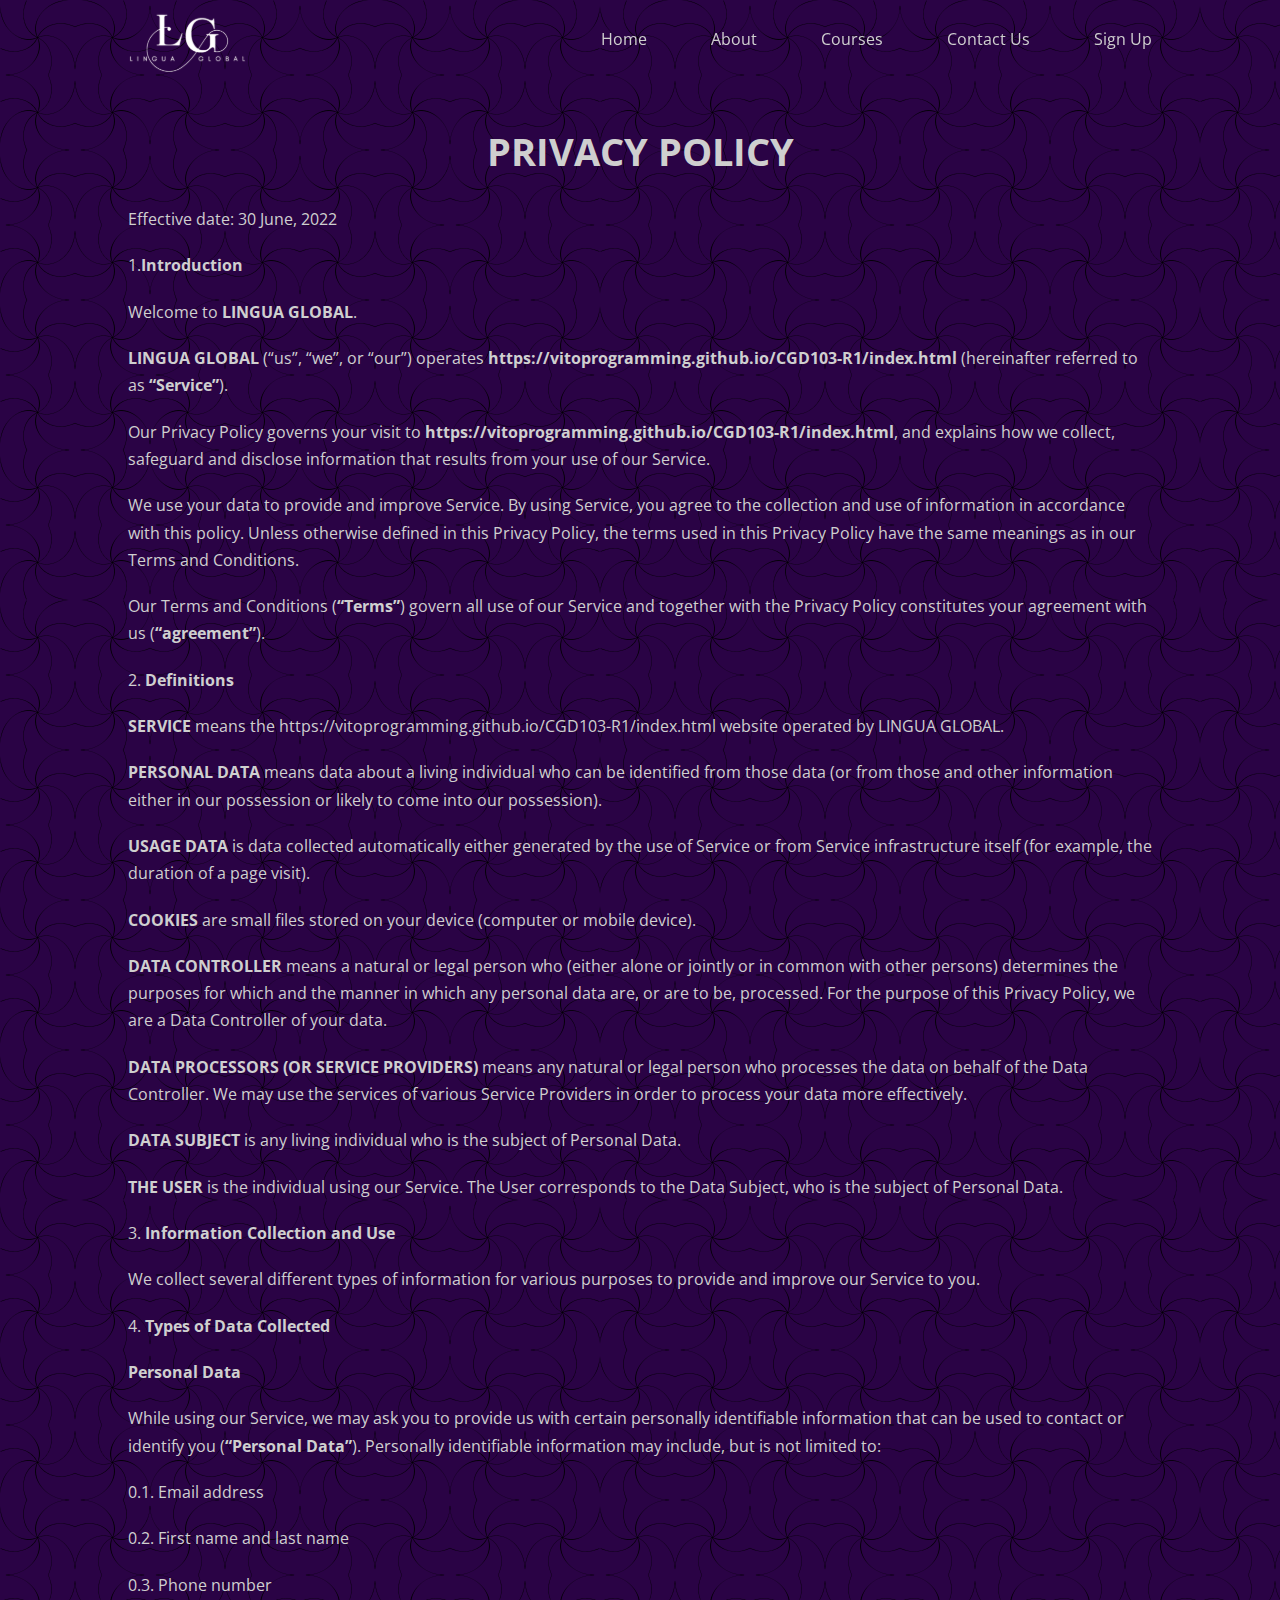
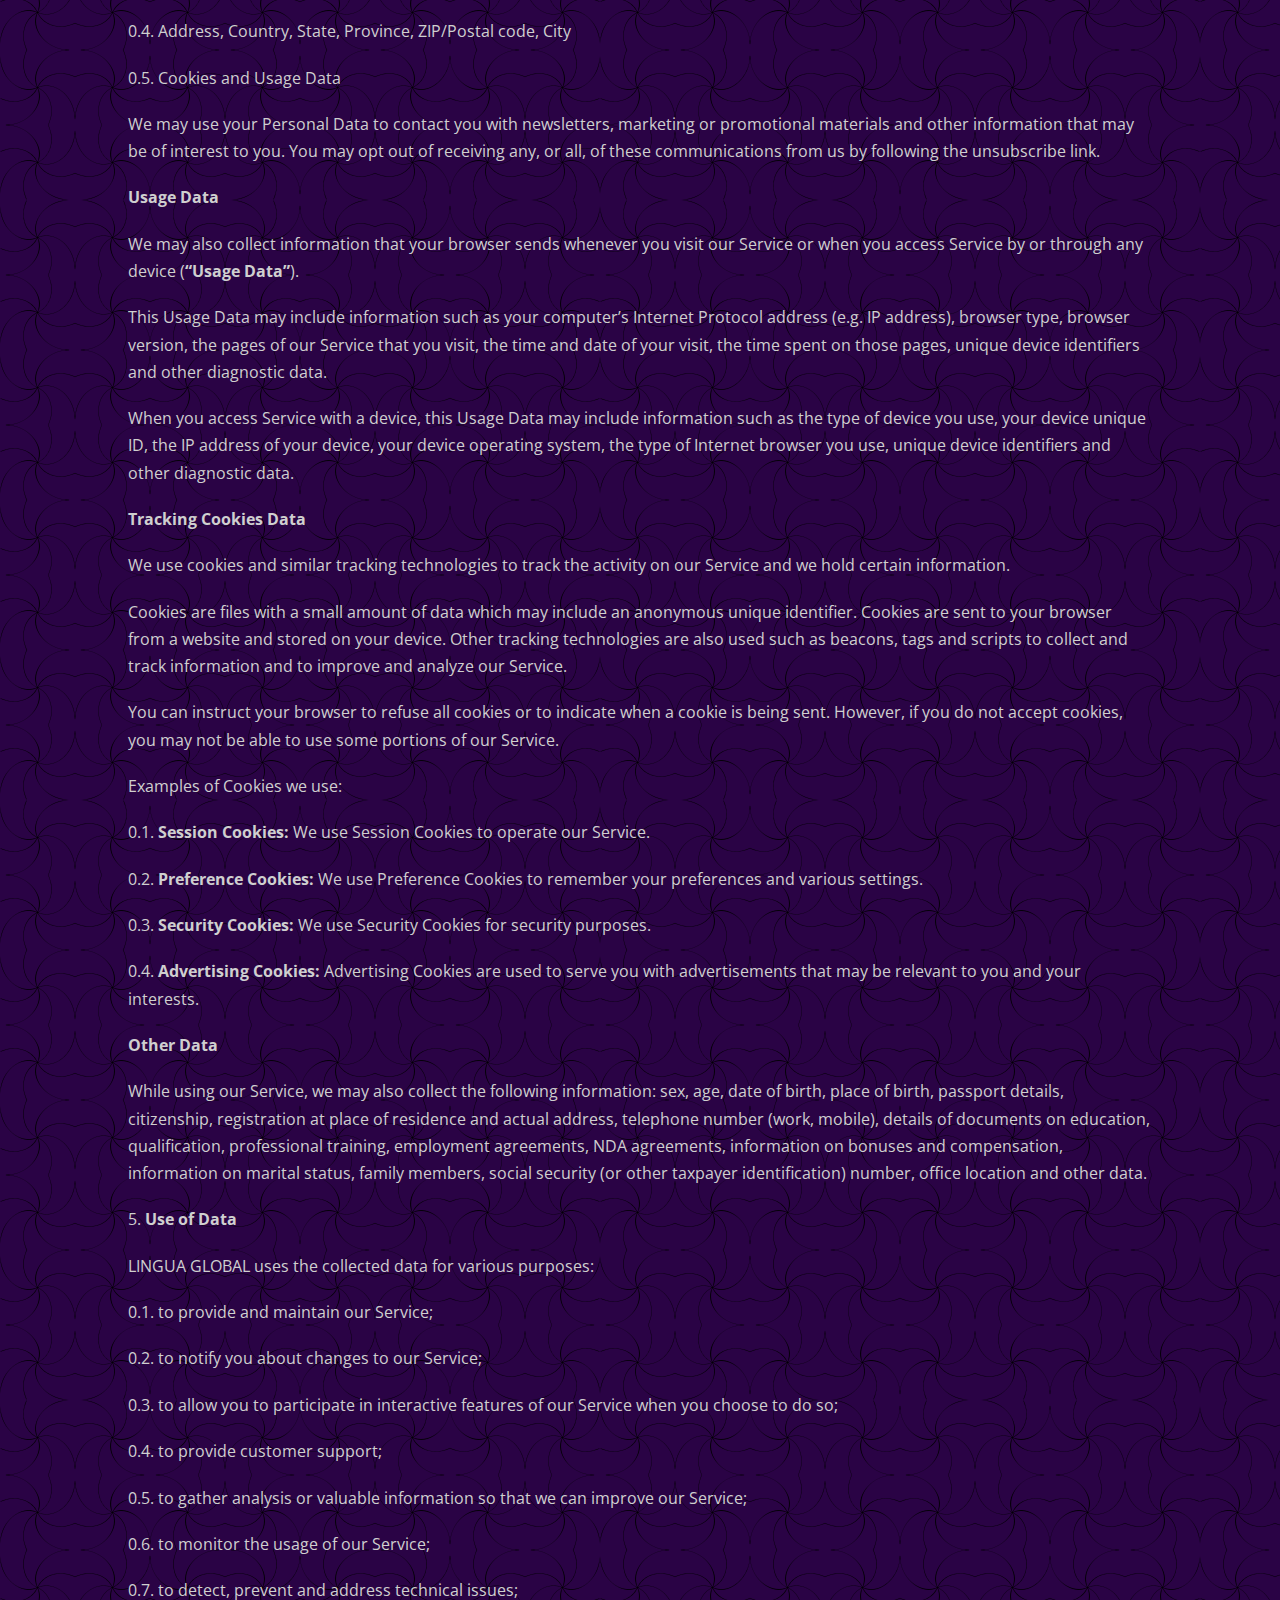
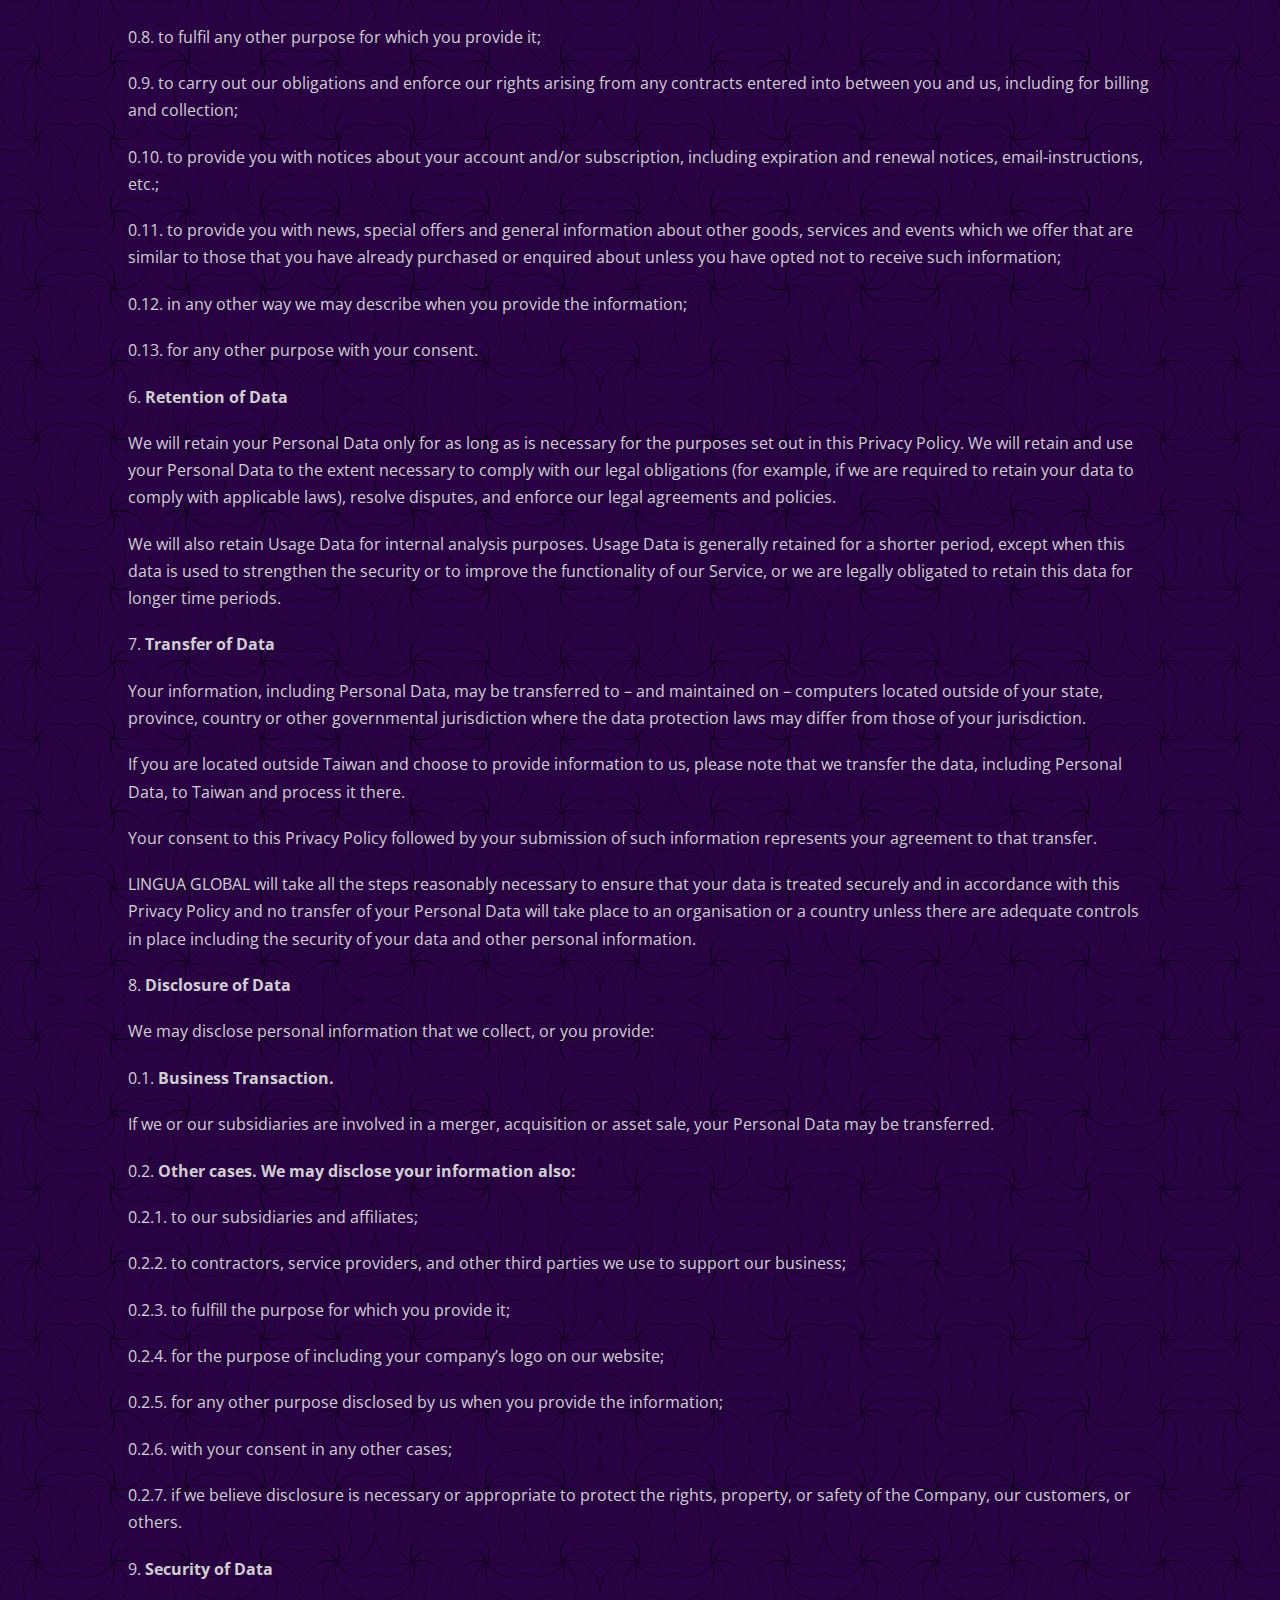
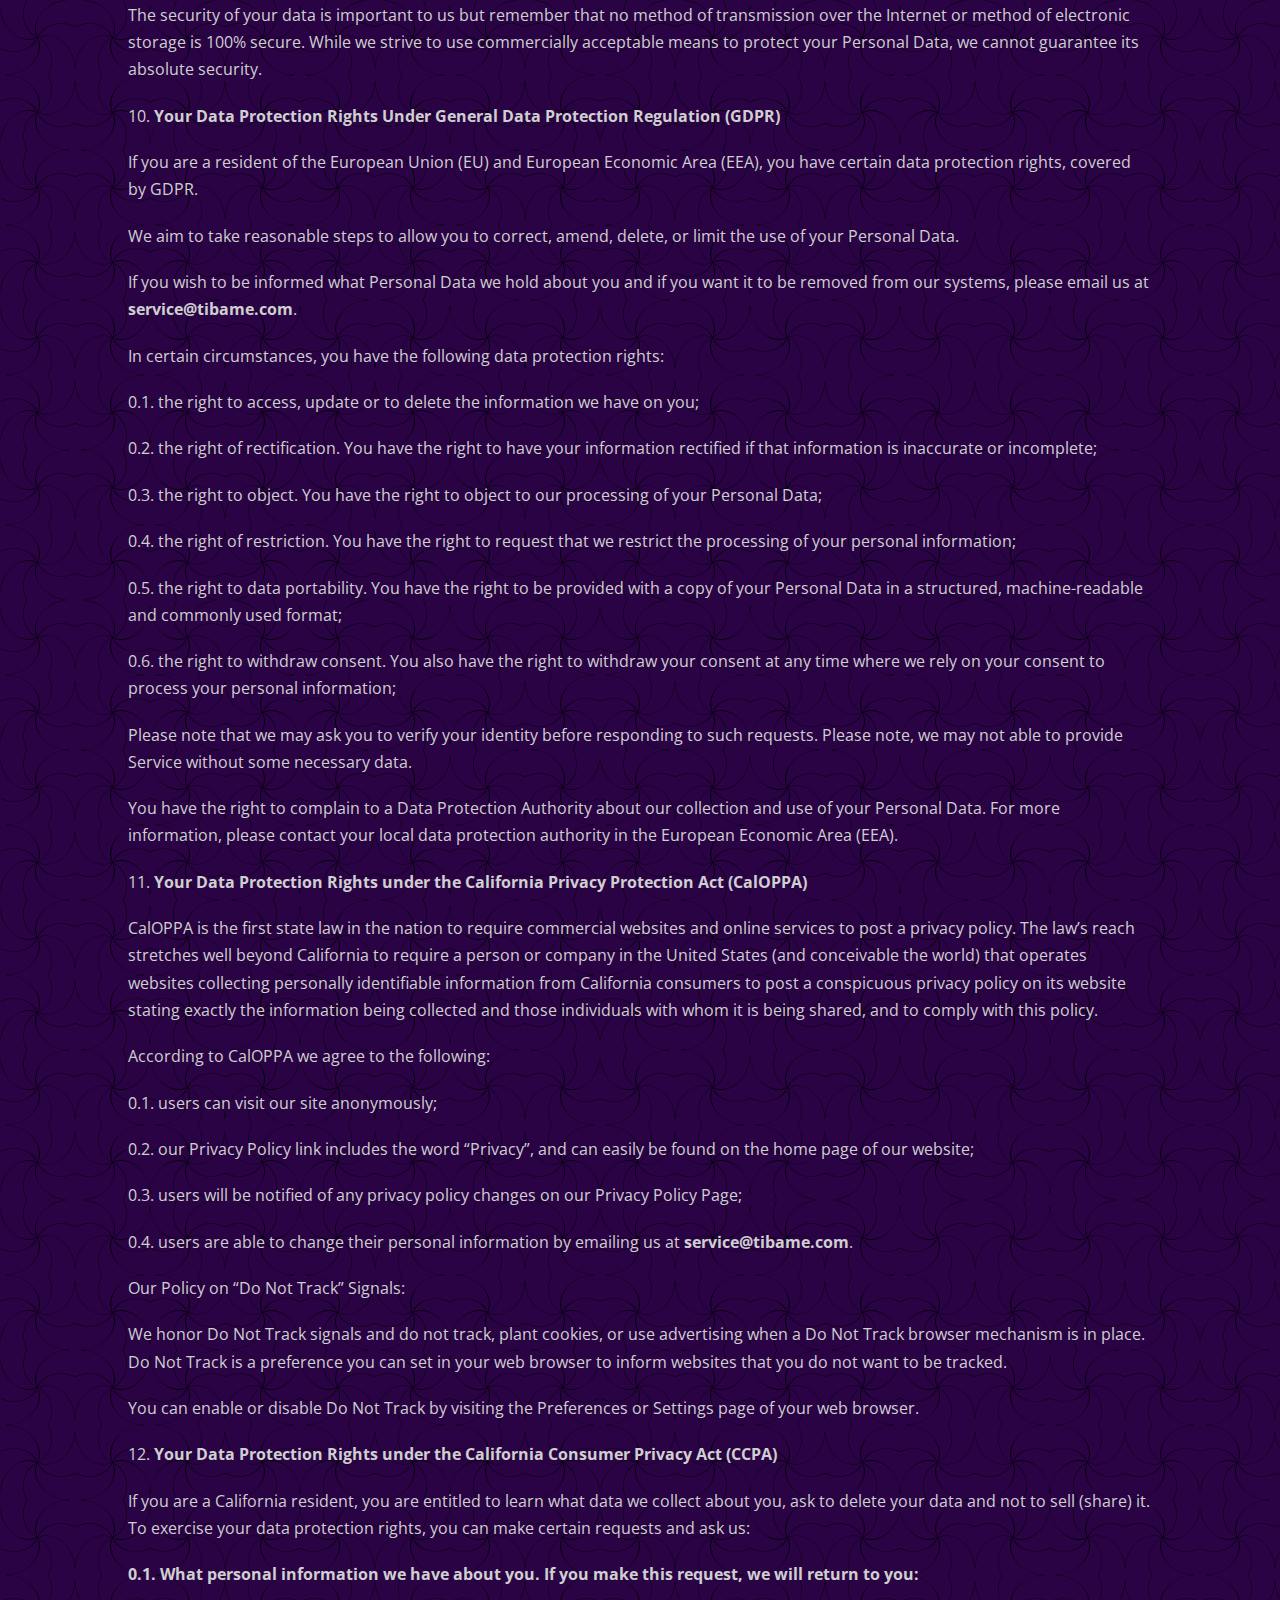
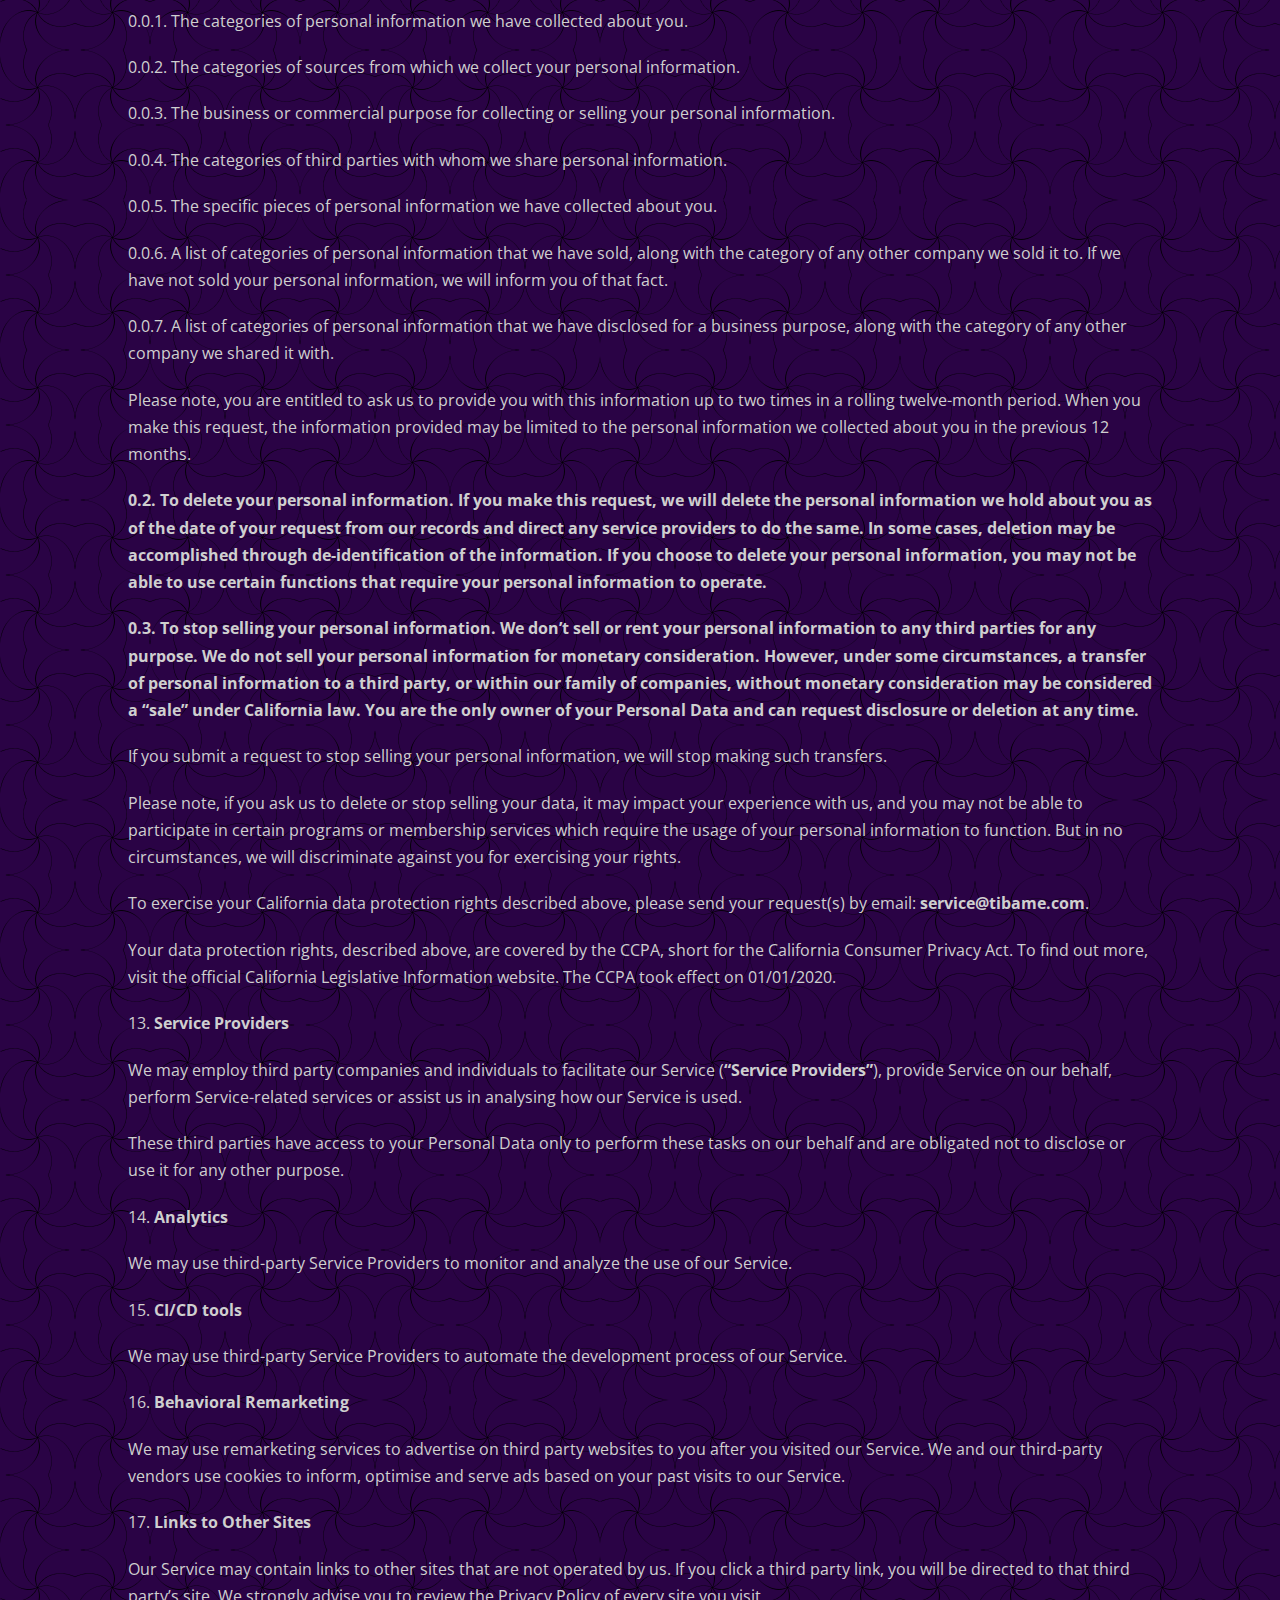
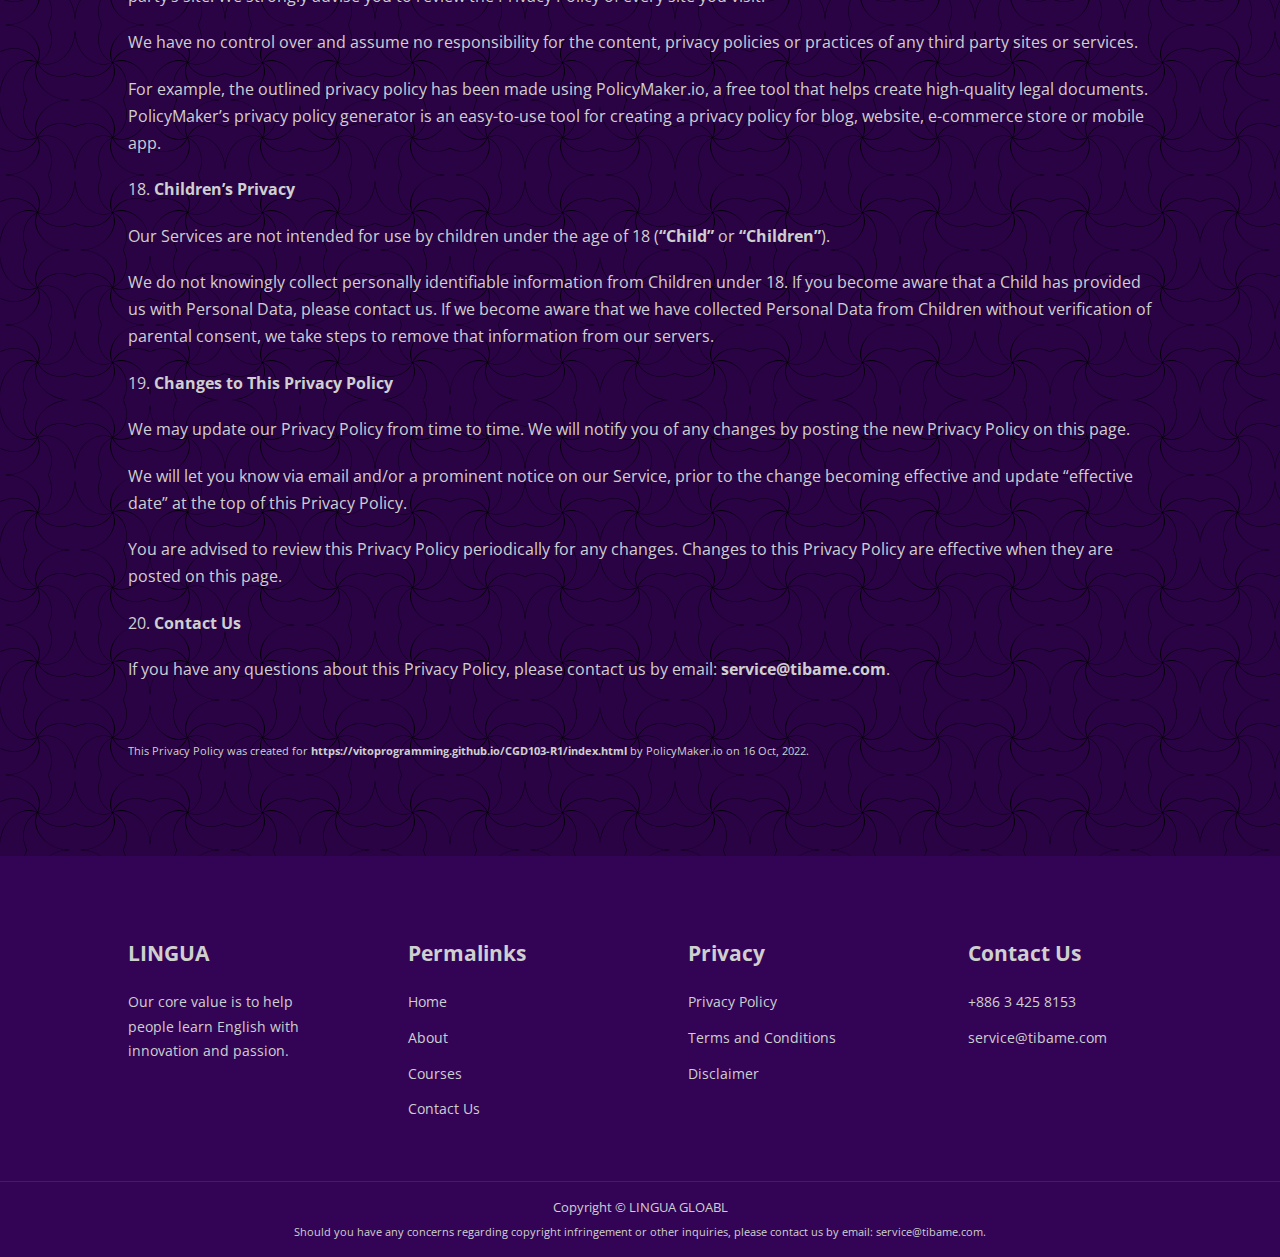
<file: privacy-policy.html>
<!DOCTYPE html>
<html lang="en">

<head>
    <meta charset="UTF-8">
    <meta http-equiv="X-UA-Compatible" content="IE=edge">
    <meta name="viewport" content="width=device-width, initial-scale=1.0">
    <link rel="stylesheet" href="./css/style.css">
    <link rel="stylesheet" href="./css/policy.css">
    <script src="./js/main.js"></script>
    <style>
        body { background-image: url("./images/bg-texture-1.png");}
    </style>

    <!-- ICONSOUT CDN -->
    <link rel="stylesheet" href="https://unicons.iconscout.com/release/v4.0.0/css/line.css">

    <title>LINGUA GLOBAL | Privacy Policy</title>

</head>

<body>
    <nav>
        <div class="container nav__container">
            <a href="index.html">
                <img src="./images/logo.svg" alt="logo">
            </a>
            <ul class="nav__menu">
                <li><a href="index.html">Home</a></li>
                <li><a href="about.html">About</a></li>
                <li><a href="courses.html">Courses</a></li>
                <li><a href="contact.html">Contact Us</a></li>
                <li><a href="login-signup.html">Sign Up</a></li>
            </ul>
            <button id="open-menu-btn"><i class="uil uil-bars"></i></button>
            <button id="close-menu-btn"><i class="uil uil-multiply"></i></button>
        </div>
    </nav>
    <!--=================END of NAVBAR==============-->

    <section class="policy">
        <div class="container policy__container">
            <h1>PRIVACY POLICY</h1>
            <p>Effective date: 30 June, 2022</p>
            <p>1.<span>Introduction</span></p>
            <p>Welcome to <span>LINGUA GLOBAL</span>.</p>
            <p><span>LINGUA GLOBAL</span> (“us”, “we”, or “our”) operates
                <span>https://vitoprogramming.github.io/CGD103-R1/index.html</span>
                (hereinafter referred to as <span>“Service”</span>).
            </p>
            <p>Our Privacy Policy governs your visit to <span>https://vitoprogramming.github.io/CGD103-R1/index.html</span>, and
                explains how we collect, safeguard and disclose information that results from your use of our Service.
            </p>
            <p>We use your data to provide and improve Service. By using Service, you agree to the collection and use of
                information in accordance with this policy. Unless otherwise defined in this Privacy Policy, the terms
                used in this Privacy Policy have the same meanings as in our Terms and Conditions.</p>
            <p>Our Terms and Conditions (<span>“Terms”</span>) govern all use of our Service and together with the
                Privacy
                Policy constitutes your agreement with us (<span>“agreement”</span>).</p>
            <p>2. <span>Definitions</span></p>
            <p><span>SERVICE</span> means the https://vitoprogramming.github.io/CGD103-R1/index.html website operated by LINGUA
                GLOBAL.
            </p>
            <p><span>PERSONAL DATA</span> means data about a living individual who can be identified from those data (or
                from
                those and other information either in our possession or likely to come into our possession).</p>
            <p><span>USAGE DATA</span> is data collected automatically either generated by the use of Service or from
                Service
                infrastructure itself (for example, the duration of a page visit).</p>
            <p><span>COOKIES</span> are small files stored on your device (computer or mobile device).</p>
            <p><span>DATA CONTROLLER</span> means a natural or legal person who (either alone or jointly or in common
                with
                other persons) determines the purposes for which and the manner in which any personal data are, or are
                to be, processed. For the purpose of this Privacy Policy, we are a Data Controller of your data.</p>
            <p><span>DATA PROCESSORS (OR SERVICE PROVIDERS)</span> means any natural or legal person who processes the
                data on
                behalf of the Data Controller. We may use the services of various Service Providers in order to process
                your data more effectively.</p>
            <p><span>DATA SUBJECT</span> is any living individual who is the subject of Personal Data.</p>
            <p><span>THE USER</span> is the individual using our Service. The User corresponds to the Data Subject, who
                is the
                subject of Personal Data.</p>
            <p>3. <span>Information Collection and Use</span></p>
            <p>We collect several different types of information for various purposes to provide and improve our Service
                to you.</p>
            <p>4. <span>Types of Data Collected</span></p>
            <p><span>Personal Data</span></p>
            <p>While using our Service, we may ask you to provide us with certain personally identifiable information
                that can be used to contact or identify you (<span>“Personal Data”</span>). Personally identifiable
                information may include, but is not limited to:</p>
            <p>0.1. Email address</p>
            <p>0.2. First name and last name</p>
            <p>0.3. Phone number</p>
            <p>0.4. Address, Country, State, Province, ZIP/Postal code, City</p>
            <p>0.5. Cookies and Usage Data</p>
            <p>We may use your Personal Data to contact you with newsletters, marketing or promotional materials and
                other information that may be of interest to you. You may opt out of receiving any, or all, of these
                communications from us by following the unsubscribe link.</p>
            <p><span>Usage Data</span></p>
            <p>We may also collect information that your browser sends whenever you visit our Service or when you access
                Service by or through any device (<span>“Usage Data”</span>).</p>
            <p>This Usage Data may include information such as your computer’s Internet Protocol address (e.g. IP
                address), browser type, browser version, the pages of our Service that you visit, the time and date of
                your visit, the time spent on those pages, unique device identifiers and other diagnostic data.</p>
            <p>When you access Service with a device, this Usage Data may include information such as the type of device
                you use, your device unique ID, the IP address of your device, your device operating system, the type of
                Internet browser you use, unique device identifiers and other diagnostic data.</p>

            <p><span>Tracking Cookies Data</span></p>
            <p>We use cookies and similar tracking technologies to track the activity on our Service and we hold certain
                information.</p>
            <p>Cookies are files with a small amount of data which may include an anonymous unique identifier. Cookies
                are sent to your browser from a website and stored on your device. Other tracking technologies are also
                used such as beacons, tags and scripts to collect and track information and to improve and analyze our
                Service.</p>
            <p>You can instruct your browser to refuse all cookies or to indicate when a cookie is being sent. However,
                if you do not accept cookies, you may not be able to use some portions of our Service.</p>
            <p>Examples of Cookies we use:</p>
            <p>0.1. <span>Session Cookies:</span> We use Session Cookies to operate our Service.</p>
            <p>0.2. <span>Preference Cookies:</span> We use Preference Cookies to remember your preferences and various
                settings.</p>
            <p>0.3. <span>Security Cookies:</span> We use Security Cookies for security purposes.</p>
            <p>0.4. <span>Advertising Cookies:</span> Advertising Cookies are used to serve you with advertisements that
                may
                be relevant to you and your interests.</p>
            <p><span>Other Data</span></p>
            <p>While using our Service, we may also collect the following information: sex, age, date of birth, place of
                birth, passport details, citizenship, registration at place of residence and actual address, telephone
                number (work, mobile), details of documents on education, qualification, professional training,
                employment agreements, <a href="https://policymaker.io/non-disclosure-agreement/">NDA agreements</a>,
                information on bonuses and compensation, information on marital status, family members, social security
                (or other taxpayer identification) number, office location and other data.</p>
            <p>5. <span>Use of Data</span></p>
            <p>LINGUA GLOBAL uses the collected data for various purposes:</p>
            <p>0.1. to provide and maintain our Service;</p>
            <p>0.2. to notify you about changes to our Service;</p>
            <p>0.3. to allow you to participate in interactive features of our Service when you choose to do so;</p>
            <p>0.4. to provide customer support;</p>
            <p>0.5. to gather analysis or valuable information so that we can improve our Service;</p>
            <p>0.6. to monitor the usage of our Service;</p>
            <p>0.7. to detect, prevent and address technical issues;</p>
            <p>0.8. to fulfil any other purpose for which you provide it;</p>
            <p>0.9. to carry out our obligations and enforce our rights arising from any contracts entered into between
                you and us, including for billing and collection;</p>
            <p>0.10. to provide you with notices about your account and/or subscription, including expiration and
                renewal notices, email-instructions, etc.;</p>
            <p>0.11. to provide you with news, special offers and general information about other goods, services and
                events which we offer that are similar to those that you have already purchased or enquired about unless
                you have opted not to receive such information;</p>
            <p>0.12. in any other way we may describe when you provide the information;</p>
            <p>0.13. for any other purpose with your consent.</p>
            <p>6. <span>Retention of Data</span></p>
            <p>We will retain your Personal Data only for as long as is necessary for the purposes set out in this
                Privacy Policy. We will retain and use your Personal Data to the extent necessary to comply with our
                legal obligations (for example, if we are required to retain your data to comply with applicable laws),
                resolve disputes, and enforce our legal agreements and policies.</p>
            <p>We will also retain Usage Data for internal analysis purposes. Usage Data is generally retained for a
                shorter period, except when this data is used to strengthen the security or to improve the functionality
                of our Service, or we are legally obligated to retain this data for longer time periods.</p>
            <p>7. <span>Transfer of Data</span></p>
            <p>Your information, including Personal Data, may be transferred to – and maintained on – computers located
                outside of your state, province, country or other governmental jurisdiction where the data protection
                laws may differ from those of your jurisdiction.</p>
            <p>If you are located outside Taiwan and choose to provide information to us, please note that we transfer
                the data, including Personal Data, to Taiwan and process it there.</p>
            <p>Your consent to this Privacy Policy followed by your submission of such information represents your
                agreement to that transfer.</p>
            <p>LINGUA GLOBAL will take all the steps reasonably necessary to ensure that your data is treated securely
                and in accordance with this Privacy Policy and no transfer of your Personal Data will take place to an
                organisation or a country unless there are adequate controls in place including the security of your
                data and other personal information.</p>
            <p>8. <span>Disclosure of Data</span></p>
            <p>We may disclose personal information that we collect, or you provide:</p>
            <p>0.1. <span>Business Transaction.</span></p>
            <p>If we or our subsidiaries are involved in a merger, acquisition or asset sale, your Personal Data may be
                transferred.</p>
            <p>0.2. <span>Other cases. We may disclose your information also:</span></p>
            <p>0.2.1. to our subsidiaries and affiliates;</p>
            <p>0.2.2. to contractors, service providers, and other third parties we use to support our business;</p>
            <p>0.2.3. to fulfill the purpose for which you provide it;</p>
            <p>0.2.4. for the purpose of including your company’s logo on our website;</p>
            <p>0.2.5. for any other purpose disclosed by us when you provide the information;</p>
            <p>0.2.6. with your consent in any other cases;</p>
            <p>0.2.7. if we believe disclosure is necessary or appropriate to protect the rights, property, or safety of
                the Company, our customers, or others.</p>
            <p>9. <span>Security of Data</span></p>
            <p>The security of your data is important to us but remember that no method of transmission over the
                Internet or method of electronic storage is 100% secure. While we strive to use commercially acceptable
                means to protect your Personal Data, we cannot guarantee its absolute security.</p>
            <p>10. <span>Your Data Protection Rights Under General Data Protection Regulation (GDPR)
                </span></p>
            <p>If you are a resident of the European Union (EU) and European Economic Area (EEA), you have certain data
                protection rights, covered by GDPR.</p>
            <p>We aim to take reasonable steps to allow you to correct, amend, delete, or limit the use of your Personal
                Data.</p>
            <p> If you wish to be informed what Personal Data we hold about you and if you want it to be removed from
                our systems, please email us at <span>service@tibame.com</span>.</p>
            <p>In certain circumstances, you have the following data protection rights:</p>
            <p>0.1. the right to access, update or to delete the information we have on you;</p>
            <p>0.2. the right of rectification. You have the right to have your information rectified if that
                information is inaccurate or incomplete;</p>
            <p>0.3. the right to object. You have the right to object to our processing of your Personal Data;</p>
            <p>0.4. the right of restriction. You have the right to request that we restrict the processing of your
                personal information;</p>
            <p>0.5. the right to data portability. You have the right to be provided with a copy of your Personal Data
                in a structured, machine-readable and commonly used format;</p>
            <p>0.6. the right to withdraw consent. You also have the right to withdraw your consent at any time where we
                rely on your consent to process your personal information;</p>
            <p>Please note that we may ask you to verify your identity before responding to such requests. Please note,
                we may not able to provide Service without some necessary data.</p>
            <p>You have the right to complain to a Data Protection Authority about our collection and use of your
                Personal Data. For more information, please contact your local data protection authority in the European
                Economic Area (EEA).</p>
            <p>11. <span>Your Data Protection Rights under the California Privacy Protection Act (CalOPPA)</span></p>
            <p>CalOPPA is the first state law in the nation to require commercial websites and online services to post a
                privacy policy. The law’s reach stretches well beyond California to require a person or company in the
                United States (and conceivable the world) that operates websites collecting personally identifiable
                information from California consumers to post a conspicuous privacy policy on its website stating
                exactly the information being collected and those individuals with whom it is being shared, and to
                comply with this policy.</p>
            <p>According to CalOPPA we agree to the following:</p>
            <p>0.1. users can visit our site anonymously;</p>
            <p>0.2. our Privacy Policy link includes the word “Privacy”, and can easily be found on the home page of our
                website;</p>
            <p>0.3. users will be notified of any privacy policy changes on our Privacy Policy Page;</p>
            <p>0.4. users are able to change their personal information by emailing us at
                <span>service@tibame.com</span>.
            </p>
            <p>Our Policy on “Do Not Track” Signals:</p>
            <p>We honor Do Not Track signals and do not track, plant cookies, or use advertising when a Do Not Track
                browser mechanism is in place. Do Not Track is a preference you can set in your web browser to inform
                websites that you do not want to be tracked.</p>
            <p>You can enable or disable Do Not Track by visiting the Preferences or Settings page of your web browser.
            </p>
            <p>12. <span>Your Data Protection Rights under the California Consumer Privacy Act (CCPA)</span></p>
            <p>If you are a California resident, you are entitled to learn what data we collect about you, ask to delete
                your data and not to sell (share) it. To exercise your data protection rights, you can make certain
                requests and ask us:</p>
            <p><span>0.1. What personal information we have about you. If you make this request, we will return to
                    you:</span>
            </p>
            <p>0.0.1. The categories of personal information we have collected about you.</p>
            <p>0.0.2. The categories of sources from which we collect your personal information.</p>
            <p>0.0.3. The business or commercial purpose for collecting or selling your personal information.</p>
            <p>0.0.4. The categories of third parties with whom we share personal information.</p>
            <p>0.0.5. The specific pieces of personal information we have collected about you.</p>
            <p>0.0.6. A list of categories of personal information that we have sold, along with the category of any
                other company we sold it to. If we have not sold your personal information, we will inform you of that
                fact.</p>
            <p>0.0.7. A list of categories of personal information that we have disclosed for a business purpose, along
                with the category of any other company we shared it with.</p>
            <p>Please note, you are entitled to ask us to provide you with this information up to two times in a rolling
                twelve-month period. When you make this request, the information provided may be limited to the personal
                information we collected about you in the previous 12 months.</p>
            <p><span>0.2. To delete your personal information. If you make this request, we will delete the personal
                    information we hold about you as of the date of your request from our records and direct any service
                    providers to do the same. In some cases, deletion may be accomplished through de-identification of
                    the information. If you choose to delete your personal information, you may not be able to use
                    certain functions that require your personal information to operate.</span></p>
            <p><span>0.3. To stop selling your personal information. We don’t sell or rent your personal information to
                    any
                    third parties for any purpose. We do not sell your personal information for monetary consideration.
                    However, under some circumstances, a transfer of personal information to a third party, or within
                    our family of companies, without monetary consideration may be considered a “sale” under California
                    law. You are the only owner of your Personal Data and can request disclosure or deletion at any
                    time.</span></p>
            <p>If you submit a request to stop selling your personal information, we will stop making such transfers.
            </p>
            <p>Please note, if you ask us to delete or stop selling your data, it may impact your experience with us,
                and you may not be able to participate in certain programs or membership services which require the
                usage of your personal information to function. But in no circumstances, we will discriminate against
                you for exercising your rights.</p>
            <p>To exercise your California data protection rights described above, please send your request(s) by email:
                <span>service@tibame.com</span>.
            </p>
            <p>Your data protection rights, described above, are covered by the CCPA, short for the California Consumer
                Privacy Act. To find out more, visit the official California Legislative Information website. The CCPA
                took effect on 01/01/2020.</p>
            <p>13. <span>Service Providers</span></p>
            <p>We may employ third party companies and individuals to facilitate our Service (<span>“Service
                    Providers”</span>), provide Service on our behalf, perform Service-related services or assist us in
                analysing how our Service is used.</p>
            <p>These third parties have access to your Personal Data only to perform these tasks on our behalf and are
                obligated not to disclose or use it for any other purpose.</p>
            <p>14. <span>Analytics</span></p>
            <p>We may use third-party Service Providers to monitor and analyze the use of our Service.</p>
            <p>15. <span>CI/CD tools</span></p>
            <p>We may use third-party Service Providers to automate the development process of our Service.</p>

            <p>16. <span>Behavioral Remarketing</span></p>
            <p>We may use remarketing services to advertise on third party websites to you after you visited our
                Service. We and our third-party vendors use cookies to inform, optimise and serve ads based on your past
                visits to our Service.</p>

            <p>17. <span>Links to Other Sites</span></p>
            <p>Our Service may contain links to other sites that are not operated by us. If you click a third party
                link, you will be directed to that third party’s site. We strongly advise you to review the Privacy
                Policy of every site you visit.</p>
            <p>We have no control over and assume no responsibility for the content, privacy policies or practices of
                any third party sites or services.</p>
            <p>For example, the outlined <a href="https://policymaker.io/privacy-policy/">privacy policy</a> has been
                made using <a href="https://policymaker.io/">PolicyMaker.io</a>, a free tool that helps create
                high-quality legal documents. PolicyMaker’s <a href="https://policymaker.io/privacy-policy/">privacy
                    policy generator</a> is an easy-to-use tool for creating a <a
                    href="https://policymaker.io/blog-privacy-policy/">privacy policy for blog</a>, website, e-commerce
                store or mobile app.</p>
            <p>18. <span><span>Children’s Privacy</span></b></p>
            <p>Our Services are not intended for use by children under the age of 18 (<span>“Child”</span> or
                <span>“Children”</span>).
            </p>
            <p>We do not knowingly collect personally identifiable information from Children under 18. If you become
                aware that a Child has provided us with Personal Data, please contact us. If we become aware that we
                have collected Personal Data from Children without verification of parental consent, we take steps to
                remove that information from our servers.</p>
            <p>19. <span>Changes to This Privacy Policy</span></p>
            <p>We may update our Privacy Policy from time to time. We will notify you of any changes by posting the new
                Privacy Policy on this page.</p>
            <p>We will let you know via email and/or a prominent notice on our Service, prior to the change becoming
                effective and update “effective date” at the top of this Privacy Policy.</p>
            <p>You are advised to review this Privacy Policy periodically for any changes. Changes to this Privacy
                Policy are effective when they are posted on this page.</p>
            <p>20. <span>Contact Us</span></p>
            <p>If you have any questions about this Privacy Policy, please contact us by email:
                <span>service@tibame.com</span>.
            </p>
            <p class="policy__reference">This <a href="https://policymaker.io/privacy-policy/">Privacy
                    Policy</a> was created for <span>https://vitoprogramming.github.io/CGD103-R1/index.html</span> by <a
                    href="https://policymaker.io">PolicyMaker.io</a> on 16 Oct, 2022.</p>
        </div>
    </section>

    <!--=================END of Privacy Policy==============-->

    <footer class="footer">
        <div class="container footer__container">
            <div class="footer__1">
                <a href="index.html" class="footer__logo">
                    <p class="footer__title">LINGUA</p>
                </a>
                <p>Our core value is to help people learn English with innovation and passion.</p>
            </div>
            <div class="footer__2">
                <p class="footer__title">Permalinks</p>
                <ul class="permalinks">
                    <li><a href="index.html">Home</a></li>
                    <li><a href="about.html">About</a></li>
                    <li><a href="courses.html">Courses</a></li>
                    <li><a href="contact.html">Contact Us</a></li>
                </ul>
            </div>
            <div class="footer__3">
                <p class="footer__title">Privacy</p>
                <ul class="privacy">
                    <li><a href="privacy-policy.html">Privacy Policy</a></li>
                    <li><a href="terms-conditions.html">Terms and Conditions</a></li>
                    <li><a href="disclaimer.html">Disclaimer</a></li>
                </ul>
            </div>
            <div class="footer__4">
                <p class="footer__title">Contact Us</p>
                <div>
                    <p>+886 3 425 8153</p>
                    <p>service@tibame.com</p>
                </div>

                <ul class="footer__socials">
                    <li>
                        <a href="#"><i class="uil uil-facebook-f"></i></a>
                    </li>
                    <li>
                        <a href="#"><i class="uil uil-instagram-alt"></i></a>
                    </li>
                    <li>
                        <a href="#"><i class="uil uil-line"></i></a>
                    </li>
                    <li>
                        <a href="#"><i class="uil uil-linkedin-alt"></i></a>
                    </li>
                </ul>
            </div>
        </div>

        <div class="footer__copyright">
            <p>Copyright &copy; LINGUA GLOABL</p>
            <p>
                Should you have any concerns regarding copyright infringement or other inquiries, please contact us by
                email: service@tibame.com.
            </p>
        </div>
    </footer>

</body>

</html>
</file>
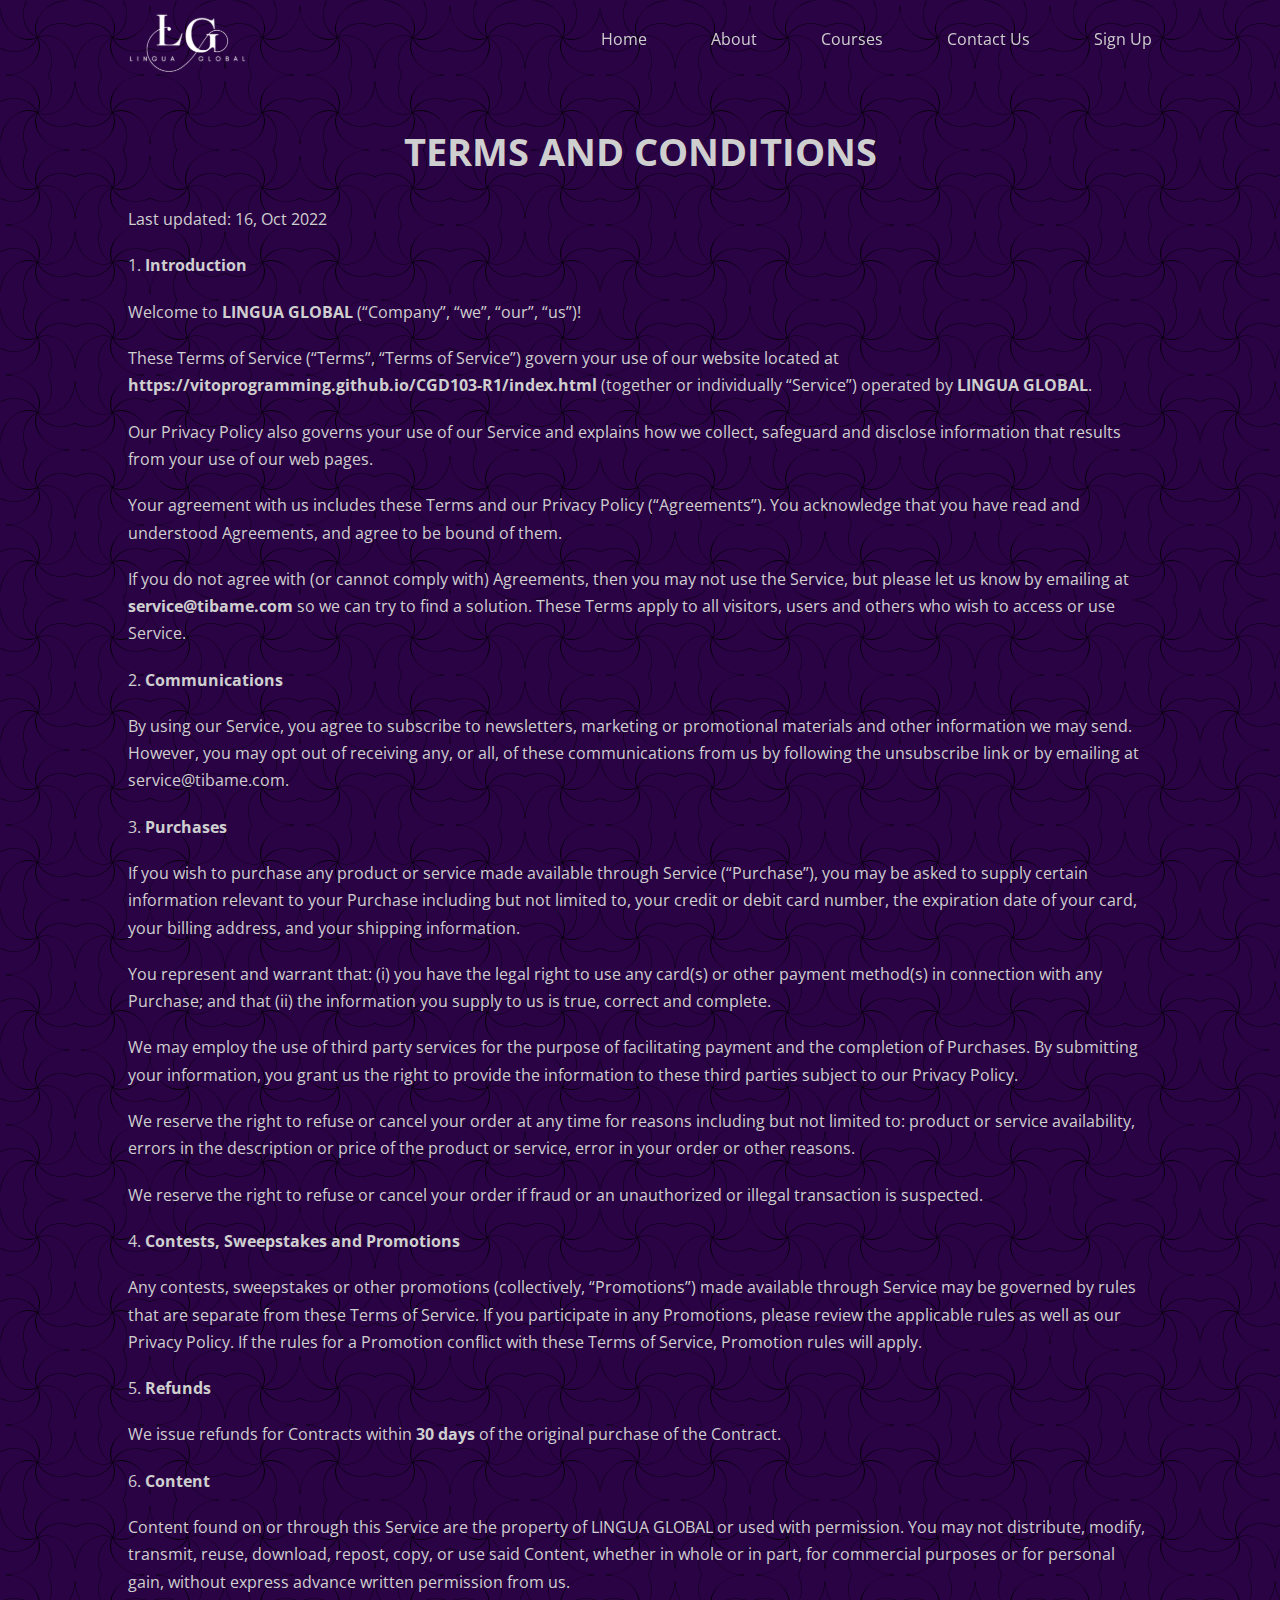
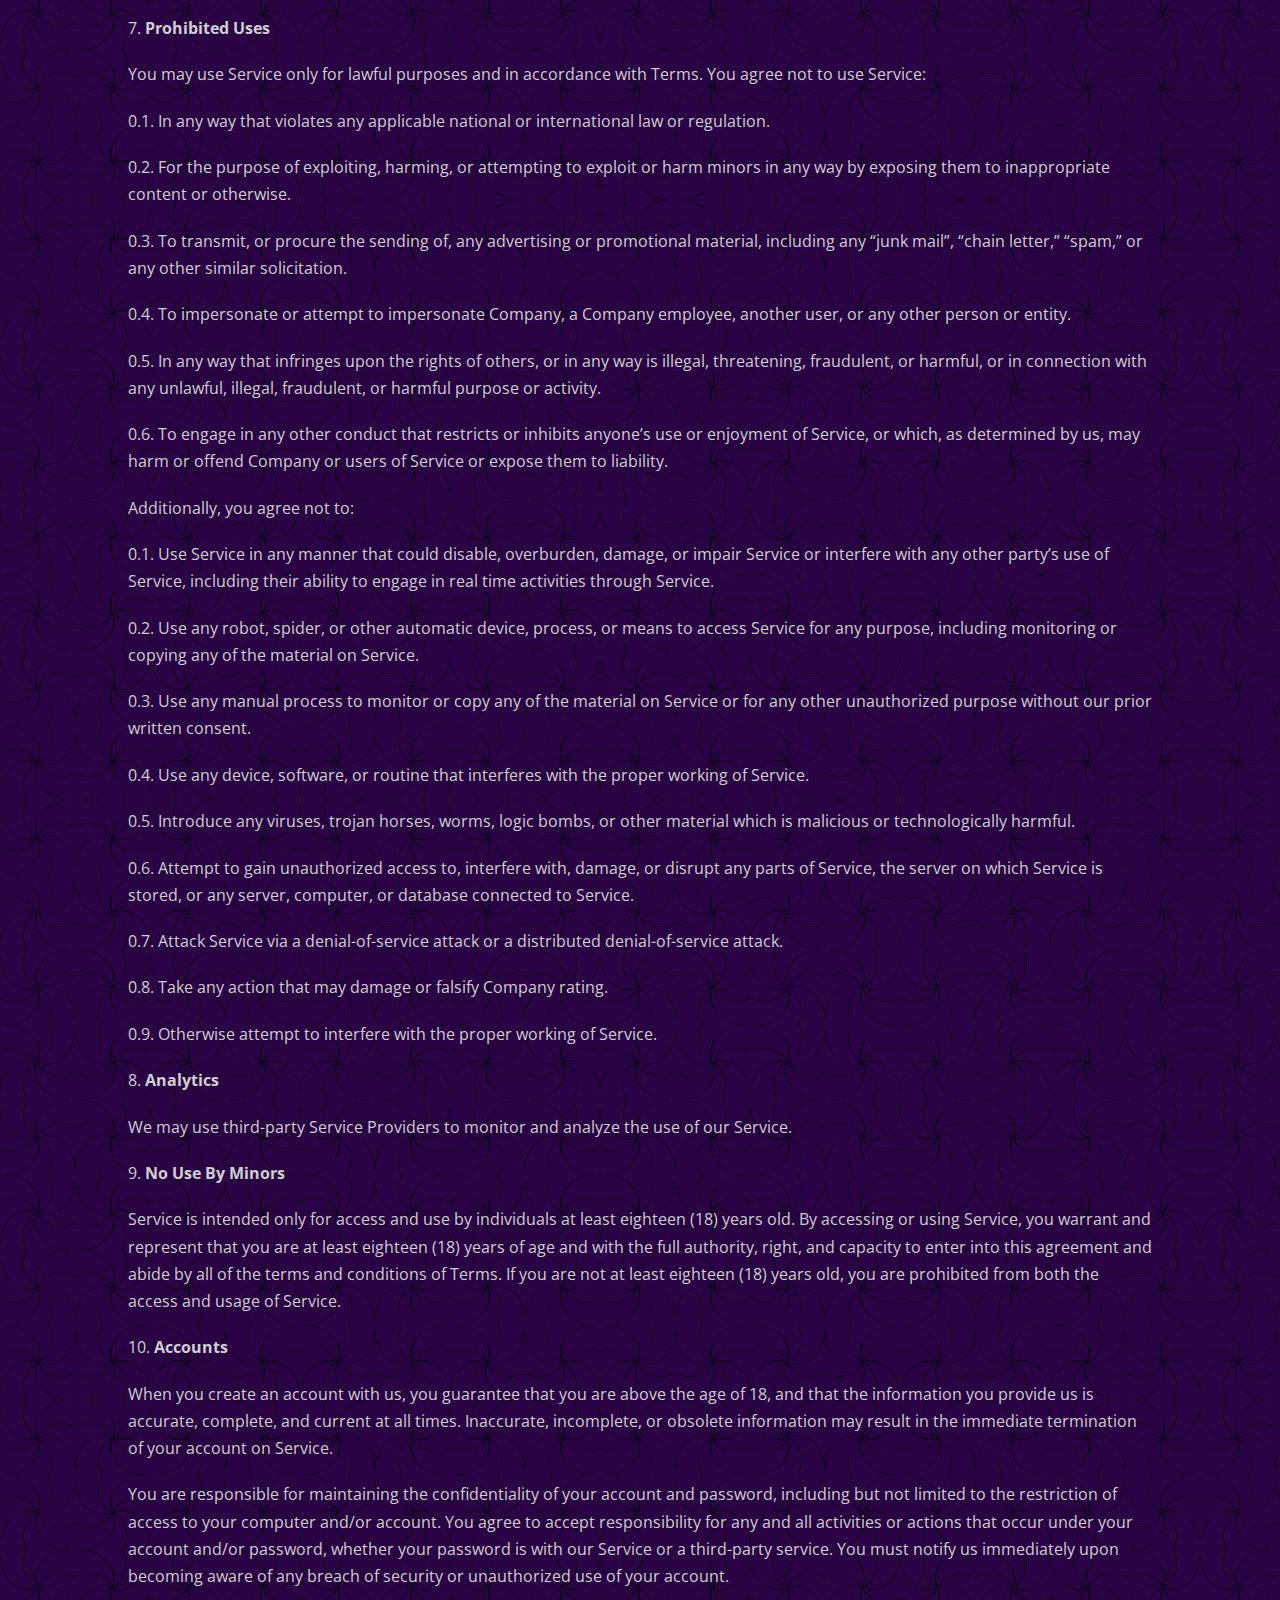
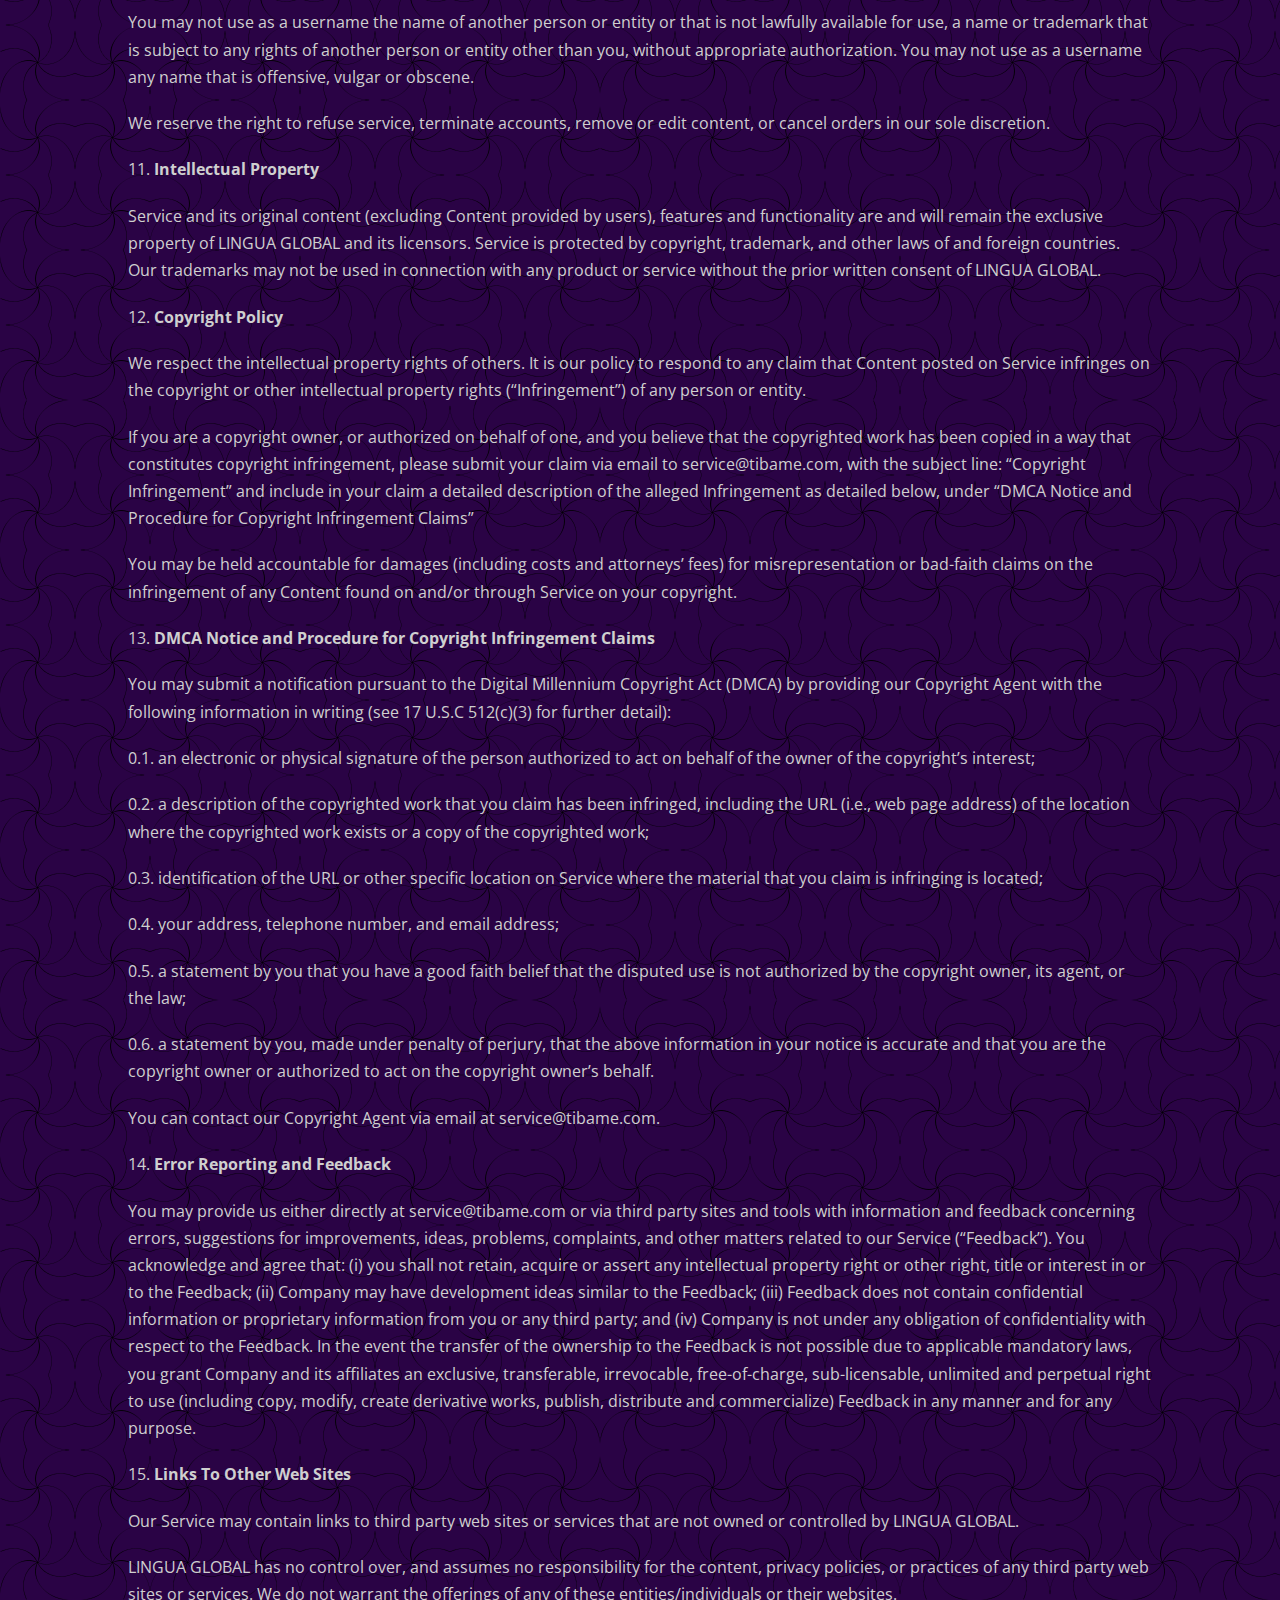
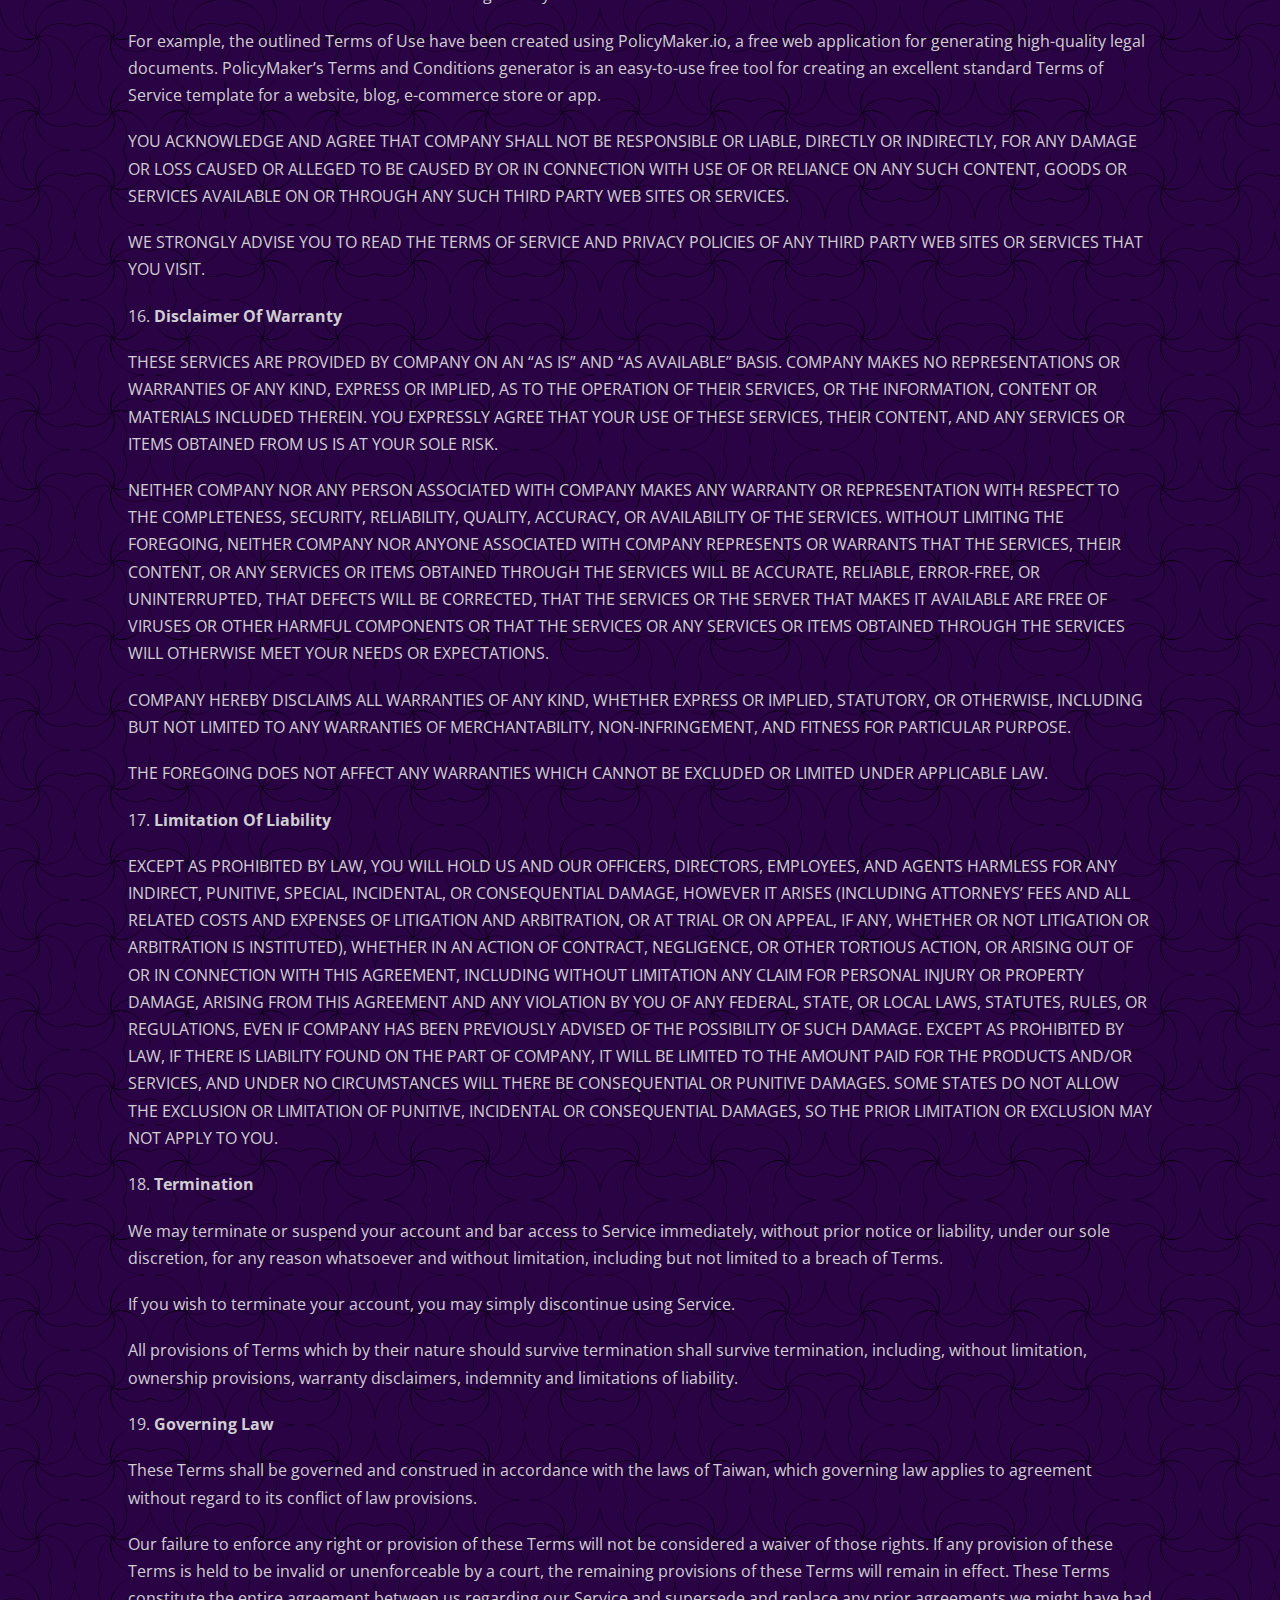
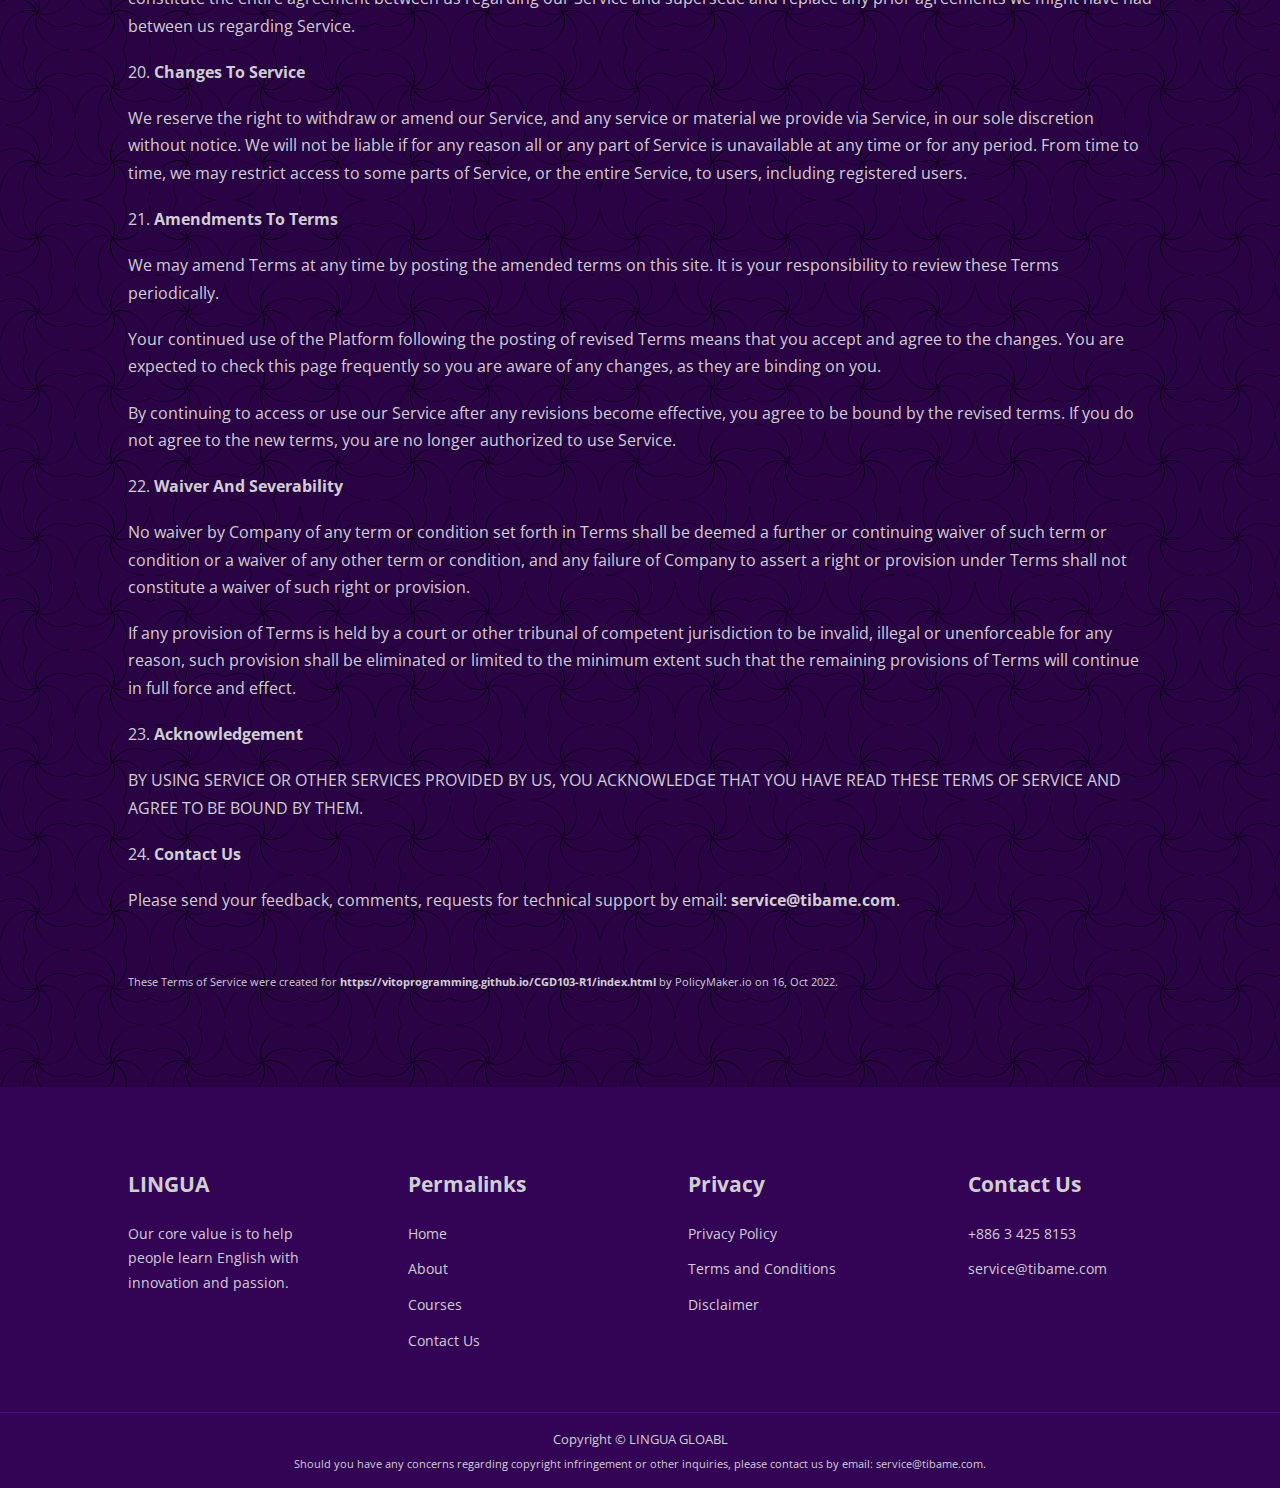
<file: terms-conditions.html>
<!DOCTYPE html>
<html lang="en">

<head>
    <meta charset="UTF-8">
    <meta http-equiv="X-UA-Compatible" content="IE=edge">
    <meta name="viewport" content="width=device-width, initial-scale=1.0">
    <link rel="stylesheet" href="./css/style.css">
    <link rel="stylesheet" href="./css/policy.css">
    <script src="./js/main.js"></script>

    <!-- ICONSOUT CDN -->
    <link rel="stylesheet" href="https://unicons.iconscout.com/release/v4.0.0/css/line.css">

    <style>
        body { background-image: url("./images/bg-texture-1.png");}
    </style>

    <title>LINGUA GLOBAL | Terms and Conditions</title>
</head>

<body>
    <nav>
        <div class="container nav__container">
            <a href="index.html">
                <img src="./images/logo.svg" alt="logo">
            </a>
            <ul class="nav__menu">
                <li><a href="index.html">Home</a></li>
                <li><a href="about.html">About</a></li>
                <li><a href="courses.html">Courses</a></li>
                <li><a href="contact.html">Contact Us</a></li>
                <li><a href="login-signup.html">Sign Up</a></li>
            </ul>
            <button id="open-menu-btn"><i class="uil uil-bars"></i></button>
            <button id="close-menu-btn"><i class="uil uil-multiply"></i></button>
        </div>
    </nav>
    <!--=================END of NAVBAR==============-->

    <section class="policy">
        <div class="container policy__container">

            <h1><span>TERMS AND CONDITIONS</span></h1>
            <p>Last updated: 16, Oct 2022</p>
            <p>1. <span>Introduction</span></p>
            <p>Welcome to <span>LINGUA GLOBAL</span> (“Company”, “we”, “our”, “us”)!</p>
            <p>These Terms of Service (“Terms”, “Terms of Service”) govern your use of our website located at
                <span>https://vitoprogramming.github.io/CGD103-R1/index.html</span> (together or individually “Service”) operated
                by
                <span>LINGUA GLOBAL</span>.
            </p>
            <p>Our Privacy Policy also governs your use of our Service and explains how we collect, safeguard and
                disclose information that results from your use of our web pages.</p>
            <p>Your agreement with us includes these Terms and our Privacy Policy (“Agreements”). You acknowledge that
                you have read and understood Agreements, and agree to be bound of them.</p>
            <p>If you do not agree with (or cannot comply with) Agreements, then you may not use the Service, but please
                let us know by emailing at <span>service@tibame.com</span> so we can try to find a solution. These Terms
                apply
                to all visitors, users and others who wish to access or use Service.</p>
            <p>2. <span>Communications</span></p>
            <p>By using our Service, you agree to subscribe to newsletters, marketing or promotional materials and other
                information we may send. However, you may opt out of receiving any, or all, of these communications from
                us by following the unsubscribe link or by emailing at service@tibame.com.</p>
            <p>3. <span>Purchases</span></p>
            <p>If you wish to purchase any product or service made available through Service (“Purchase”), you may be
                asked to supply certain information relevant to your Purchase including but not limited to, your credit
                or debit card number, the expiration date of your card, your billing address, and your shipping
                information.</p>
            <p>You represent and warrant that: (i) you have the legal right to use any card(s) or other payment
                method(s) in connection with any Purchase; and that (ii) the information you supply to us is true,
                correct and complete.</p>
            <p>We may employ the use of third party services for the purpose of facilitating payment and the completion
                of Purchases. By submitting your information, you grant us the right to provide the information to these
                third parties subject to our Privacy Policy.</p>
            <p>We reserve the right to refuse or cancel your order at any time for reasons including but not limited to:
                product or service availability, errors in the description or price of the product or service, error in
                your order or other reasons.</p>
            <p>We reserve the right to refuse or cancel your order if fraud or an unauthorized or illegal transaction is
                suspected.</p>
            <p>4. <span>Contests, Sweepstakes and Promotions</span></p>
            <p>Any contests, sweepstakes or other promotions (collectively, “Promotions”) made available through Service
                may be governed by rules that are separate from these Terms of Service. If you participate in any
                Promotions, please review the applicable rules as well as our Privacy Policy. If the rules for a
                Promotion conflict with these Terms of Service, Promotion rules will apply.</p>

            <p>5. <span>Refunds</span></p>
            <p>We issue refunds for Contracts within <span>30 days</span> of the original purchase of the Contract.</p>
            <p>6. <span>Content</span></p>
            <p>Content found on or through this Service are the property of LINGUA GLOBAL or used with permission. You
                may not distribute, modify, transmit, reuse, download, repost, copy, or use said Content, whether in
                whole or in part, for commercial purposes or for personal gain, without express advance written
                permission from us.</p>
            <p>7. <span>Prohibited Uses</span></p>
            <p>You may use Service only for lawful purposes and in accordance with Terms. You agree not to use Service:
            </p>
            <p>0.1. In any way that violates any applicable national or international law or regulation.</p>
            <p>0.2. For the purpose of exploiting, harming, or attempting to exploit or harm minors in any way by
                exposing them to inappropriate content or otherwise.</p>
            <p>0.3. To transmit, or procure the sending of, any advertising or promotional material, including any “junk
                mail”, “chain letter,” “spam,” or any other similar solicitation.</p>
            <p>0.4. To impersonate or attempt to impersonate Company, a Company employee, another user, or any other
                person or entity.</p>
            <p>0.5. In any way that infringes upon the rights of others, or in any way is illegal, threatening,
                fraudulent, or harmful, or in connection with any unlawful, illegal, fraudulent, or harmful purpose or
                activity.</p>
            <p>0.6. To engage in any other conduct that restricts or inhibits anyone’s use or enjoyment of Service, or
                which, as determined by us, may harm or offend Company or users of Service or expose them to liability.
            </p>
            <p>Additionally, you agree not to:</p>
            <p>0.1. Use Service in any manner that could disable, overburden, damage, or impair Service or interfere
                with any other party’s use of Service, including their ability to engage in real time activities through
                Service.</p>
            <p>0.2. Use any robot, spider, or other automatic device, process, or means to access Service for any
                purpose, including monitoring or copying any of the material on Service.</p>
            <p>0.3. Use any manual process to monitor or copy any of the material on Service or for any other
                unauthorized purpose without our prior written consent.</p>
            <p>0.4. Use any device, software, or routine that interferes with the proper working of Service.</p>
            <p>0.5. Introduce any viruses, trojan horses, worms, logic bombs, or other material which is malicious or
                technologically harmful.</p>
            <p>0.6. Attempt to gain unauthorized access to, interfere with, damage, or disrupt any parts of Service, the
                server on which Service is stored, or any server, computer, or database connected to Service.</p>
            <p>0.7. Attack Service via a denial-of-service attack or a distributed denial-of-service attack.</p>
            <p>0.8. Take any action that may damage or falsify Company rating.</p>
            <p>0.9. Otherwise attempt to interfere with the proper working of Service.</p>
            <p>8. <span>Analytics</span></p>
            <p>We may use third-party Service Providers to monitor and analyze the use of our Service.</p>
            <p>9. <span>No Use By Minors</span></p>
            <p>Service is intended only for access and use by individuals at least eighteen (18) years old. By accessing
                or using Service, you warrant and represent that you are at least eighteen (18) years of age and with
                the full authority, right, and capacity to enter into this agreement and abide by all of the terms and
                conditions of Terms. If you are not at least eighteen (18) years old, you are prohibited from both the
                access and usage of Service.</p>
            <p>10. <span>Accounts</span></p>
            <p>When you create an account with us, you guarantee that you are above the age of 18, and that the
                information you provide us is accurate, complete, and current at all times. Inaccurate, incomplete, or
                obsolete information may result in the immediate termination of your account on Service.</p>
            <p>You are responsible for maintaining the confidentiality of your account and password, including but not
                limited to the restriction of access to your computer and/or account. You agree to accept responsibility
                for any and all activities or actions that occur under your account and/or password, whether your
                password is with our Service or a third-party service. You must notify us immediately upon becoming
                aware of any breach of security or unauthorized use of your account.</p>
            <p>You may not use as a username the name of another person or entity or that is not lawfully available for
                use, a name or trademark that is subject to any rights of another person or entity other than you,
                without appropriate authorization. You may not use as a username any name that is offensive, vulgar or
                obscene.</p>
            <p>We reserve the right to refuse service, terminate accounts, remove or edit content, or cancel orders in
                our sole discretion.</p>
            <p>11. <span>Intellectual Property</span></p>
            <p>Service and its original content (excluding Content provided by users), features and functionality are
                and will remain the exclusive property of LINGUA GLOBAL and its licensors. Service is protected by
                copyright, trademark, and other laws of and foreign countries. Our trademarks may not be used in
                connection with any product or service without the prior written consent of LINGUA GLOBAL.</p>
            <p>12. <span>Copyright Policy</span></p>
            <p>We respect the intellectual property rights of others. It is our policy to respond to any claim that
                Content posted on Service infringes on the copyright or other intellectual property rights
                (“Infringement”) of any person or entity.</p>
            <p>If you are a copyright owner, or authorized on behalf of one, and you believe that the copyrighted work
                has been copied in a way that constitutes copyright infringement, please submit your claim via email to
                service@tibame.com, with the subject line: “Copyright Infringement” and include in your claim a detailed
                description of the alleged Infringement as detailed below, under “DMCA Notice and Procedure for
                Copyright Infringement Claims”</p>
            <p>You may be held accountable for damages (including costs and attorneys’ fees) for misrepresentation or
                bad-faith claims on the infringement of any Content found on and/or through Service on your copyright.
            </p>
            <p>13. <span>DMCA Notice and Procedure for Copyright Infringement Claims</span></p>
            <p>You may submit a notification pursuant to the Digital Millennium Copyright Act (DMCA) by providing our
                Copyright Agent with the following information in writing (see 17 U.S.C 512(c)(3) for further detail):
            </p>
            <p>0.1. an electronic or physical signature of the person authorized to act on behalf of the owner of the
                copyright’s interest;</p>
            <p>0.2. a description of the copyrighted work that you claim has been infringed, including the URL (i.e.,
                web page address) of the location where the copyrighted work exists or a copy of the copyrighted work;
            </p>
            <p>0.3. identification of the URL or other specific location on Service where the material that you claim is
                infringing is located;</p>
            <p>0.4. your address, telephone number, and email address;</p>
            <p>0.5. a statement by you that you have a good faith belief that the disputed use is not authorized by the
                copyright owner, its agent, or the law;</p>
            <p>0.6. a statement by you, made under penalty of perjury, that the above information in your notice is
                accurate and that you are the copyright owner or authorized to act on the copyright owner’s behalf.</p>
            <p>You can contact our Copyright Agent via email at service@tibame.com.</p>
            <p>14. <span>Error Reporting and Feedback</span></p>
            <p>You may provide us either directly at service@tibame.com or via third party sites and tools with
                information and feedback concerning errors, suggestions for improvements, ideas, problems, complaints,
                and other matters related to our Service (“Feedback”). You acknowledge and agree that: (i) you shall not
                retain, acquire or assert any intellectual property right or other right, title or interest in or to the
                Feedback; (ii) Company may have development ideas similar to the Feedback; (iii) Feedback does not
                contain confidential information or proprietary information from you or any third party; and (iv)
                Company is not under any obligation of confidentiality with respect to the Feedback. In the event the
                transfer of the ownership to the Feedback is not possible due to applicable mandatory laws, you grant
                Company and its affiliates an exclusive, transferable, irrevocable, free-of-charge, sub-licensable,
                unlimited and perpetual right to use (including copy, modify, create derivative works, publish,
                distribute and commercialize) Feedback in any manner and for any purpose.</p>
            <p>15. <span>Links To Other Web Sites</span></p>
            <p>Our Service may contain links to third party web sites or services that are not owned or controlled by
                LINGUA GLOBAL.</p>
            <p>LINGUA GLOBAL has no control over, and assumes no responsibility for the content, privacy policies, or
                practices of any third party web sites or services. We do not warrant the offerings of any of these
                entities/individuals or their websites.</p>
            <p>For example, the outlined <a href="https://policymaker.io/terms-and-conditions/">Terms of Use</a> have
                been created using <a href="https://policymaker.io/">PolicyMaker.io</a>, a free web application for
                generating high-quality legal documents. PolicyMaker’s <a
                    href="https://policymaker.io/terms-and-conditions/">Terms and Conditions generator</a> is an
                easy-to-use free tool for creating an excellent standard Terms of Service template for a website, blog,
                e-commerce store or app.</p>
            <p>YOU ACKNOWLEDGE AND AGREE THAT COMPANY SHALL NOT BE RESPONSIBLE OR LIABLE, DIRECTLY OR INDIRECTLY, FOR
                ANY DAMAGE OR LOSS CAUSED OR ALLEGED TO BE CAUSED BY OR IN CONNECTION WITH USE OF OR RELIANCE ON ANY
                SUCH CONTENT, GOODS OR SERVICES AVAILABLE ON OR THROUGH ANY SUCH THIRD PARTY WEB SITES OR SERVICES.</p>
            <p>WE STRONGLY ADVISE YOU TO READ THE TERMS OF SERVICE AND PRIVACY POLICIES OF ANY THIRD PARTY WEB SITES OR
                SERVICES THAT YOU VISIT.</p>
            <p>16. <span>Disclaimer Of Warranty</span></p>
            <p>THESE SERVICES ARE PROVIDED BY COMPANY ON AN “AS IS” AND “AS AVAILABLE” BASIS. COMPANY MAKES NO
                REPRESENTATIONS OR WARRANTIES OF ANY KIND, EXPRESS OR IMPLIED, AS TO THE OPERATION OF THEIR SERVICES, OR
                THE INFORMATION, CONTENT OR MATERIALS INCLUDED THEREIN. YOU EXPRESSLY AGREE THAT YOUR USE OF THESE
                SERVICES, THEIR CONTENT, AND ANY SERVICES OR ITEMS OBTAINED FROM US IS AT YOUR SOLE RISK.</p>
            <p>NEITHER COMPANY NOR ANY PERSON ASSOCIATED WITH COMPANY MAKES ANY WARRANTY OR REPRESENTATION WITH RESPECT
                TO THE COMPLETENESS, SECURITY, RELIABILITY, QUALITY, ACCURACY, OR AVAILABILITY OF THE SERVICES. WITHOUT
                LIMITING THE FOREGOING, NEITHER COMPANY NOR ANYONE ASSOCIATED WITH COMPANY REPRESENTS OR WARRANTS THAT
                THE SERVICES, THEIR CONTENT, OR ANY SERVICES OR ITEMS OBTAINED THROUGH THE SERVICES WILL BE ACCURATE,
                RELIABLE, ERROR-FREE, OR UNINTERRUPTED, THAT DEFECTS WILL BE CORRECTED, THAT THE SERVICES OR THE SERVER
                THAT MAKES IT AVAILABLE ARE FREE OF VIRUSES OR OTHER HARMFUL COMPONENTS OR THAT THE SERVICES OR ANY
                SERVICES OR ITEMS OBTAINED THROUGH THE SERVICES WILL OTHERWISE MEET YOUR NEEDS OR EXPECTATIONS.</p>
            <p>COMPANY HEREBY DISCLAIMS ALL WARRANTIES OF ANY KIND, WHETHER EXPRESS OR IMPLIED, STATUTORY, OR OTHERWISE,
                INCLUDING BUT NOT LIMITED TO ANY WARRANTIES OF MERCHANTABILITY, NON-INFRINGEMENT, AND FITNESS FOR
                PARTICULAR PURPOSE.</p>
            <p>THE FOREGOING DOES NOT AFFECT ANY WARRANTIES WHICH CANNOT BE EXCLUDED OR LIMITED UNDER APPLICABLE LAW.
            </p>
            <p>17. <span>Limitation Of Liability</span></p>
            <p>EXCEPT AS PROHIBITED BY LAW, YOU WILL HOLD US AND OUR OFFICERS, DIRECTORS, EMPLOYEES, AND AGENTS HARMLESS
                FOR ANY INDIRECT, PUNITIVE, SPECIAL, INCIDENTAL, OR CONSEQUENTIAL DAMAGE, HOWEVER IT ARISES (INCLUDING
                ATTORNEYS’ FEES AND ALL RELATED COSTS AND EXPENSES OF LITIGATION AND ARBITRATION, OR AT TRIAL OR ON
                APPEAL, IF ANY, WHETHER OR NOT LITIGATION OR ARBITRATION IS INSTITUTED), WHETHER IN AN ACTION OF
                CONTRACT, NEGLIGENCE, OR OTHER TORTIOUS ACTION, OR ARISING OUT OF OR IN CONNECTION WITH THIS AGREEMENT,
                INCLUDING WITHOUT LIMITATION ANY CLAIM FOR PERSONAL INJURY OR PROPERTY DAMAGE, ARISING FROM THIS
                AGREEMENT AND ANY VIOLATION BY YOU OF ANY FEDERAL, STATE, OR LOCAL LAWS, STATUTES, RULES, OR
                REGULATIONS, EVEN IF COMPANY HAS BEEN PREVIOUSLY ADVISED OF THE POSSIBILITY OF SUCH DAMAGE. EXCEPT AS
                PROHIBITED BY LAW, IF THERE IS LIABILITY FOUND ON THE PART OF COMPANY, IT WILL BE LIMITED TO THE AMOUNT
                PAID FOR THE PRODUCTS AND/OR SERVICES, AND UNDER NO CIRCUMSTANCES WILL THERE BE CONSEQUENTIAL OR
                PUNITIVE DAMAGES. SOME STATES DO NOT ALLOW THE EXCLUSION OR LIMITATION OF PUNITIVE, INCIDENTAL OR
                CONSEQUENTIAL DAMAGES, SO THE PRIOR LIMITATION OR EXCLUSION MAY NOT APPLY TO YOU.</p>
            <p>18. <span>Termination</span></p>
            <p>We may terminate or suspend your account and bar access to Service immediately, without prior notice or
                liability, under our sole discretion, for any reason whatsoever and without limitation, including but
                not limited to a breach of Terms.</p>
            <p>If you wish to terminate your account, you may simply discontinue using Service.</p>
            <p>All provisions of Terms which by their nature should survive termination shall survive termination,
                including, without limitation, ownership provisions, warranty disclaimers, indemnity and limitations of
                liability.</p>
            <p>19. <span>Governing Law</span></p>
            <p>These Terms shall be governed and construed in accordance with the laws of Taiwan, which governing law
                applies to agreement without regard to its conflict of law provisions.</p>
            <p>Our failure to enforce any right or provision of these Terms will not be considered a waiver of those
                rights. If any provision of these Terms is held to be invalid or unenforceable by a court, the remaining
                provisions of these Terms will remain in effect. These Terms constitute the entire agreement between us
                regarding our Service and supersede and replace any prior agreements we might have had between us
                regarding Service.</p>
            <p>20. <span>Changes To Service</span></p>
            <p>We reserve the right to withdraw or amend our Service, and any service or material we provide via
                Service, in our sole discretion without notice. We will not be liable if for any reason all or any part
                of Service is unavailable at any time or for any period. From time to time, we may restrict access to
                some parts of Service, or the entire Service, to users, including registered users.</p>
            <p>21. <span>Amendments To Terms</span></p>
            <p>We may amend Terms at any time by posting the amended terms on this site. It is your responsibility to
                review these Terms periodically.</p>
            <p>Your continued use of the Platform following the posting of revised Terms means that you accept and agree
                to the changes. You are expected to check this page frequently so you are aware of any changes, as they
                are binding on you.</p>
            <p>By continuing to access or use our Service after any revisions become effective, you agree to be bound by
                the revised terms. If you do not agree to the new terms, you are no longer authorized to use Service.
            </p>
            <p>22. <span>Waiver And Severability</span></p>
            <p>No waiver by Company of any term or condition set forth in Terms shall be deemed a further or continuing
                waiver of such term or condition or a waiver of any other term or condition, and any failure of Company
                to assert a right or provision under Terms shall not constitute a waiver of such right or provision.</p>
            <p>If any provision of Terms is held by a court or other tribunal of competent jurisdiction to be invalid,
                illegal or unenforceable for any reason, such provision shall be eliminated or limited to the minimum
                extent such that the remaining provisions of Terms will continue in full force and effect.</p>
            <p>23. <span>Acknowledgement</span></p>
            <p>BY USING SERVICE OR OTHER SERVICES PROVIDED BY US, YOU ACKNOWLEDGE THAT YOU HAVE READ THESE TERMS OF
                SERVICE AND AGREE TO BE BOUND BY THEM.</p>
            <p>24. <span>Contact Us</span></p>
            <p>Please send your feedback, comments, requests for technical support by email:
                <span>service@tibame.com</span>.
            </p>
            <p class="policy__reference">These <a href="https://policymaker.io/terms-and-conditions/">Terms of
                    Service</a> were
                created for
                <span>https://vitoprogramming.github.io/CGD103-R1/index.html</span> by <a
                    href="https://policymaker.io">PolicyMaker.io</a> on 16, Oct 2022.
            </p>
        </div>
    </section>

    <!--=================END of Terms & Conditions==============-->

    <footer class="footer">
        <div class="container footer__container">
            <div class="footer__1">
                <a href="index.html" class="footer__logo">
                    <p class="footer__title">LINGUA</p>
                </a>
                <p>Our core value is to help people learn English with innovation and passion.</p>
            </div>
            <div class="footer__2">
                <p class="footer__title">Permalinks</p>
                <ul class="permalinks">
                    <li><a href="index.html">Home</a></li>
                    <li><a href="about.html">About</a></li>
                    <li><a href="courses.html">Courses</a></li>
                    <li><a href="contact.html">Contact Us</a></li>
                </ul>
            </div>
            <div class="footer__3">
                <p class="footer__title">Privacy</p>
                <ul class="privacy">
                    <li><a href="privacy-policy.html">Privacy Policy</a></li>
                    <li><a href="terms-conditions.html">Terms and Conditions</a></li>
                    <li><a href="disclaimer.html">Disclaimer</a></li>
                </ul>
            </div>
            <div class="footer__4">
                <p class="footer__title">Contact Us</p>
                <div>
                    <p>+886 3 425 8153</p>
                    <p>service@tibame.com</p>
                </div>

                <ul class="footer__socials">
                    <li>
                        <a href="#"><i class="uil uil-facebook-f"></i></a>
                    </li>
                    <li>
                        <a href="#"><i class="uil uil-instagram-alt"></i></a>
                    </li>
                    <li>
                        <a href="#"><i class="uil uil-line"></i></a>
                    </li>
                    <li>
                        <a href="#"><i class="uil uil-linkedin-alt"></i></a>
                    </li>
                </ul>
            </div>
        </div>

        <div class="footer__copyright">
            <p>Copyright &copy; LINGUA GLOABL</p>
            <p>
                Should you have any concerns regarding copyright infringement or other inquiries, please contact us by
                email: service@tibame.com.
            </p>
        </div>
    </footer>

</body>

</html>
</file>
<file: css/style.css>
/* Google Fonts (Open Sans) */

@import url("https://fonts.googleapis.com/css2?family=Open+Sans:wght@300;400;500;600;700;800&display=swap");

* {
  margin: 0;
  padding: 0;
  border: 0;
  outline: 0;
  text-decoration: none;
  list-style: none;
  box-sizing: border-box;
  user-select: none;
}

:root {
  --color-primary: #720ac2;
  --color-primary1: #ac5de9;
  --color-success: #02906c;
  --color-warning: #c5a13e;
  --color-danger: #b34270;
  --color-danger-variant: #f7584266;
  --color-white: #ffffff;
  --color-white1: #cfcfcf;
  --color-light: #cfcfcfb3;
  --color-black: #1d1d1d;
  --color-bg: #2a0345;
  --color-bg1: #330456;
  --color-bg2: #570a8d;
  --color-bg3: #8e65ab;

  --container-width-lg: 80%;
  --container-width-md: 90%;
  --container-width-sm: 94%;

  --transition: all 400ms ease;
}

body {
  font-family: "Open Sans", sans-serif;
  line-height: 1.7;
  color: var(--color-white1);
  background: var(--color-bg);
}

.container {
  width: var(--container-width-lg);
  margin: 0 auto;
}

section {
  padding: 6rem 0;
}

section h2 {
  text-align: center;
  margin-bottom: 4rem;
}

h1,
h2,
h3,
h4,
h5 {
  line-height: 1.2;
}

h1 {
  font-size: 2.4rem;
}

h2 {
  font-size: 2rem;
}

h3 {
  font-size: 1.6rem;
}

h4 {
  font-size: 1.3rem;
}

a {
  color: var(--color-white1);
}

img {
  width: 100%;
  display: block;
  object-fit: cover;
  border-radius: 1rem 1rem 0 0;
}

.btn {
  display: inline-block;
  background-color: var(--color-white1);
  color: var(--color-black);
  padding: 1rem 2rem;
  border: 1px solid transparent;
  font-weight: 500;
  transition: var(--transition);
  border-radius: 1rem;
}

.btn:hover {
  background-color: transparent;
  color: var(--color-white1);
  border-color: var(--color-white1);
}

.btn-primary {
  background: var(--color-danger);
  color: var(--color-white1);
}

/* ====================== Navbar ====================== */
nav {
  background-color: transparent;
  width: 100vw;
  height: 5rem;
  position: fixed;
  top: 0;
  z-index: 20;
}

/* change navbar styles on scroll using javascript*/
.window-scroll {
  background: var(--color-primary);
  box-shadow: 0 1rem 2rem rgba(0, 0, 0, 0.2);
}

.nav__container {
  height: 100%;
  display: flex;
  justify-content: space-between;
  align-items: center;
}

nav button {
  display: none;
}

.nav__menu {
  display: flex;
  align-items: center;
  gap: 4rem;
}

.nav__menu a {
  font-size: 1rem;
  transition: var(--transition);
  position: relative;
  transform: translateY(0px);
  display: flex;
}

.nav__menu a:hover {
  color: var(--color-bg3);
  transform: translateY(-5px);
}

.nav__menu a::before {
  content: "";
  position: absolute;
  left: 50%;
  right: 50%;
  bottom: -5px;
  height: 0;
  border-bottom: 1px solid var(--color-white1);
  transition: var(--transition);
}

.nav__menu a:hover:before {
  left: 0;
  right: 0;
}

/* ====================== Header ====================== */

header {
  position: relative;
  top: 5rem;
  overflow: hidden;
  height: 70vh;
  margin-bottom: 5rem;
}

header h1 {
  line-height: 1.4;
}

.header__container {
  display: grid;
  grid-template-columns: 1fr 1fr;
  align-items: center;
  gap: 5rem;
  height: 100%;
}

.header__left p {
  margin: 1rem 0 2.4rem;
}

/* ====================== Categories ====================== */

.categories {
  background: var(--color-bg1);
  height: 29rem;
}

.categories h2 {
  text-align: left;
  line-height: 1;
  margin-bottom: 3rem;
}

.categories__container {
  display: grid;
  grid-template-columns: 40% 60%;
}

.categories__left {
  margin-right: 4rem;
}

.categories__left p {
  margin: 1rem 0 3rem;
}

.categories__right {
  display: grid;
  grid-template-columns: repeat(3, 1fr);
  gap: 1.2rem;
}

.category {
  background-color: var(--color-bg2);
  padding: 1.5rem;
  border-radius: 2rem;
  transition: var(--transition);
}

.category:hover {
  box-shadow: 0 3rem 3rem rgba(0, 0, 0, 0.3);
  z-index: 1;
}

.category:nth-child(2) .category__icon {
  background: var(--color-danger);
}

.category:nth-child(3) .category__icon {
  background: var(--color-success);
}

.category:nth-child(4) .category__icon {
  background: var(--color-warning);
}

.category:nth-child(5) .category__icon {
  background: var(--color-success);
}

.category__icon {
  background-color: var(--color-primary);
  padding: 0.6rem 0.8rem;
  border-radius: 0.9rem;
}

.category .category__title {
  font-weight: bold;
  margin: 2rem 0 1rem;
  font-size: 0.9rem;
}

.category p {
  font-size: 0.85rem;
}

/* ====================== Popular Courses ====================== */

.courses {
  margin-top: 10rem;
}

.courses__container {
  display: grid;
  grid-template-columns: repeat(3, 1fr);
  justify-content: center;
  place-items: center;
}

.course {
  background: var(--color-bg1);
  text-align: center;
  border: 1px solid transparent;
  transform: translateY(0px);
  transition: var(--transition);
  border-radius: 1rem;
  width: 90%;
  margin-bottom: 2rem;
}

.course:hover {
  background: transparent;
  border-color: var(--color-primary);
  transform: translateY(-10px);
}

.course__info {
  padding: 1.2rem;
}

.course__info .course__title {
  font-size: 1.3rem;
  font-weight: bold;
}

.course__info p {
  margin: 1.2rem 0 2rem;
  font-size: 0.9rem;
}

/* ====================== FAQs ====================== */

.faqs {
  background: var(--color-bg1);
  box-shadow: inset 0 0 3rem rgba(0, 0, 0, 0.5);
}

.faqs__container {
  display: grid;
  grid-template-columns: 1fr 1fr;
  gap: 1rem;
}

.faq {
  padding: 2rem;
  display: flex;
  align-items: center;
  gap: 1.4rem;
  height: fit-content;
  background: var(--color-primary);
  cursor: pointer;
  border-radius: 1rem;
}

.faq h3 {
  font-size: 1rem;
  line-height: 2.2;
}

.faq__icon {
  align-self: flex-start;
  font-size: 1.2rem;
}

.faq p {
  margin-top: 0.8rem;
  display: none;
}

.faq.open p {
  display: block;
}

/* ====================== Testimonials ====================== */

.testim {
  width: 100%;
  position: relative;
  top: 50%;
}
.testim .testim__container {
  position: relative;
  width: 100%;
  max-width: 1020px;
  padding: 40px 20px;
  margin: auto;
}
.testim .arrow {
  display: block;
  position: absolute;
  color: var(--color-white1);
  cursor: pointer;
  font-size: 2rem;
  top: 50%;
  transform: translateY(-50%);
  transition: all 0.3s ease-in-out;
  padding: 5px;
  z-index: 19;
}
.testim .arrow:before {
  cursor: pointer;
}
.testim .arrow.left {
  left: 10px;
}
.testim .arrow.right {
  right: 10px;
}
.testim .arrow:hover {
  color: var(--color-primary1);
}
.testim .dots {
  text-align: center;
  position: absolute;
  width: 100%;
  bottom: 60px;
  left: 0;
  display: block;
  z-index: 18;
  height: 12px;
}
.testim .dots .dot {
  list-style-type: none;
  display: inline-block;
  width: 12px;
  height: 12px;
  border-radius: 50%;
  border: 1px solid var(--color-white1);
  margin: 0 10px;
  cursor: pointer;
  transition: all 0.5s ease-in-out;
  position: relative;
}
.testim .dots .dot.active,
.testim .dots .dot:hover {
  background: var(--color-primary1);
  border-color: var(--color-primary1);
}

.testim .dots .dot.active {
  animation: testim-scale 0.5s ease-in-out forwards;
}
.testim .cont {
  position: relative;
  overflow: hidden;
}
.testim .cont > div {
  text-align: center;
  position: absolute;
  top: 0;
  left: 0;
  padding: 0 0 70px 0;
  opacity: 0;
}
.testim .cont > div.inactive {
  opacity: 1;
}
.testim .cont > div.active {
  position: relative;
  opacity: 1;
}
.testim .cont div .img img {
  display: block;
  width: 100px;
  height: 100px;
  margin: auto;
  border-radius: 50%;
}
.testim .cont div h4 {
  color: var(--color-primary1);
  margin: 15px 0;
}
.testim .cont div p {
  color: var(--color-white1);
  width: 80%;
  margin: auto;
}

.testim .cont div.active .img img {
  animation: testim-show 0.5s ease-in-out forwards;
}
.testim .cont div.active h4 {
  animation: testim-content-in 0.4s ease-in-out forwards;
}
.testim .cont div.active p {
  animation: testim-content-in 0.5s ease-in-out forwards;
}
.testim .cont div.inactive .img img {
  animation: testim-hide 0.5s ease-in-out forwards;
}
.testim .cont div.inactive h4 {
  animation: testim-content-out 0.4s ease-in-out forwards;
}
.testim .cont div.inactive p {
  animation: testim-content-out 0.5s ease-in-out forwards;
}

@keyframes testim-scale {
  0% {
    box-shadow: 0px 0px 0px 0px var(--color-white1);
  }
  35% {
    box-shadow: 0px 0px 10px 5px var(--color-white1);
  }
  70% {
    box-shadow: 0px 0px 10px 5px var(--color-primary1);
  }
  100% {
    box-shadow: 0px 0px 0px 0px var(--color-primary1);
  }
}

@keyframes testim-content-in {
  from {
    opacity: 0;
    transform: translateY(100%);
  }
  to {
    opacity: 1;
    transform: translateY(0);
  }
}
@keyframes testim-content-out {
  from {
    opacity: 1;
    transform: translateY(0);
  }
  to {
    opacity: 0;
    transform: translateY(-100%);
  }
}
@keyframes testim-show {
  from {
    opacity: 0;
    transform: scale(0);
  }
  to {
    opacity: 1;
    transform: scale(1);
  }
}
@keyframes testim-hide {
  from {
    opacity: 1;
    transform: scale(1);
  }
  to {
    opacity: 0;
    transform: scale(0);
  }
}

/* ====================== Footer ====================== */
footer {
  background: var(--color-bg1);
  padding-top: 5rem;
  font-size: 0.9rem;
}

.footer__container {
  display: grid;
  grid-template-columns: repeat(4, 1fr);
  gap: 6rem;
}

.footer__title {
  font-size: 1.3rem;
  font-weight: bold;
  margin-bottom: 1.2rem;
}

.footer__4 p {
  margin-bottom: 1.2rem;
}

.footer__4 div p {
  margin-bottom: 0.7rem;
}

footer ul li {
  margin-bottom: 0.7rem;
}

footer ul li a:hover {
  text-decoration: underline;
}

.footer__socials {
  display: flex;
  gap: 1rem;
  font-size: 1.2rem;
  margin-top: 2rem;
}

.footer__copyright {
  font-size: 0.8rem;
  text-align: center;
  margin-top: 3rem;
  padding: 1.2em;
  border-top: 1px solid var(--color-bg2);
}

.footer__copyright p:nth-child(2) {
  font-size: 0.7rem;
  margin-top: 0.2rem;
}

/* ====================== Media Query (Tablet) ====================== */

@media screen and (max-width: 1024px) {
  .container {
    width: var(--container-width-md);
  }

  h1 {
    font-size: 2.2rem;
  }

  h2 {
    font-size: 1.7rem;
  }

  h3 {
    font-size: 1.4rem;
  }

  h4 {
    font-size: 1.2rem;
  }

  section {
    padding: 5rem 0;
  }

  /* ====================== Navbar ====================== */
  nav button {
    display: inline-block;
    background: transparent;
    font-size: 1.8rem;
    color: var(--color-white1);
    cursor: pointer;
  }

  nav button#close-menu-btn {
    display: none;
  }

  .nav__menu {
    position: fixed;
    top: 5rem;
    right: 5%;
    height: fit-content;
    width: 18rem;
    flex-direction: column;
    gap: 0;
    display: none;
  }

  .nav__menu li {
    width: 100%;
    height: 5.8rem;
    animation: animateNavItems 400ms linear forwards;
    transform-origin: top right;
    opacity: 0;
  }

  .nav__menu li:nth-child(2) {
    animation-delay: 200ms;
  }

  .nav__menu li:nth-child(3) {
    animation-delay: 400ms;
  }

  .nav__menu li:nth-child(4) {
    animation-delay: 600ms;
  }

  .nav__menu li:nth-child(5) {
    animation-delay: 800ms;
  }

  .nav__menu li:nth-child(5) {
    border: none;
    padding: 0;
    border-radius: 0;
  }

  .nav__menu a:hover {
    transform: initial;
  }

  .nav__menu a::before {
    display: none;
  }

  @keyframes animateNavItems {
    0% {
      transform: rotateZ(-90deg) rotateX(90deg) scale(0.1);
    }
    100% {
      transform: rotateZ(0) rotateX(0) scale(1);
      opacity: 1;
    }
  }

  .nav__menu li a {
    background-color: var(--color-primary);
    box-shadow: -4rem 6rem 10rem rgba(0, 0, 0, 0.6);
    width: 100%;
    height: 100%;
    display: grid;
    place-items: center;
  }

  .nav__menu li a:hover {
    background: var(--color-bg2);
    color: var(--color-white1);
  }

  /* ====================== Header ====================== */

  header {
    height: 52vh;
    margin-bottom: 5rem;
  }

  .header__container {
    gap: 0;
    padding-bottom: 3rem;
  }

  /* ====================== Categories ====================== */

  .categories {
    height: auto;
  }

  .categories__container {
    grid-template-columns: 1fr;
    gap: 3rem;
  }

  .categories__left {
    margin-right: 0;
  }

  .categories__left h2 {
    text-align: center;
  }

  /* ====================== Popular Courses ====================== */

  .courses {
    margin-top: 2rem;
  }

  .courses__container {
    grid-template-columns: 1fr 1fr;
  }

  .course {
    width: 80%;
  }

  .course:hover {
    transform: initial;
  }

  .course__info .course__title {
    font-size: 1.2rem;
  }
  /* ====================== Testimonials ====================== */

  .testim .arrow {
    font-size: 1.5rem;
  }

  .testim .arrow.left {
    left: 3rem;
  }

  .testim .arrow.right {
    right: 3rem;
  }

  .testim .cont div p {
    line-height: 1.6;
  }

  /* ====================== FAQs ====================== */

  .faqs__container {
    grid-template-columns: 1fr;
  }

  .faq {
    padding: 1.5rem;
  }

  /* ====================== Footer ====================== */

  .footer__container {
    grid-template-columns: 1fr 1fr;
    text-align: center;
  }

  .footer__title {
    font-size: 1.2rem;
  }

  .footer__4 {
    display: flex;
    flex-direction: column;
    justify-content: center;
    align-items: center;
  }

  .footer__socials {
    margin-top: 2rem;
  }
}

/* ====================== Media Query (Mobile) ====================== */

@media screen and (max-width: 768px) {
  .container {
    width: var(--container-width-sm);
    padding: 0 0.5rem;
  }

  h1 {
    font-size: 2rem;
  }

  h2 {
    font-size: 1.5rem;
  }

  h3 {
    font-size: 1.2rem;
  }

  h4 {
    font-size: 1rem;
  }

  section {
    padding: 4rem 0;
  }

  /* ====================== Navbar ====================== */

  .nav__container img {
    width: 90%;
  }

  .nav__menu {
    right: 3%;
  }

  .nav__menu li {
    width: 100%;
    height: 4rem;
  }

  /* ====================== Header ====================== */

  header {
    height: 100vh;
  }

  .header__container {
    grid-template-columns: 1fr;
    text-align: center;
    margin-top: 1rem;
  }

  .header__right img {
    display: none;
  }

  /* ====================== Categories ====================== */

  .categories__right {
    grid-template-columns: 1fr 1fr;
    gap: 0.7rem;
  }

  .category {
    padding: 1rem;
    border-radius: 1rem;
  }

  .category__icon {
    margin-top: 4px;
  }

  /* ====================== Popular Courses ====================== */

  .courses__container {
    grid-template-columns: 1fr;
    margin-top: 2rem;
  }

  .course {
    width: 90%;
  }

  .course__info .course__title {
    font-size: 1rem;
  }

  /* ====================== Testimonials ====================== */

  .testim .arrow.left {
    left: 6px;
  }

  .testim .arrow.right {
    right: 6px;
  }

  .testim .cont div p {
    font-size: 0.83rem;
  }

  /* ====================== Footer ====================== */

  .footer {
    padding-top: 4rem;
  }

  .footer__container {
    gap: 2rem;
  }

  .footer__title {
    font-size: 1rem;
  }

  .footer__socials {
    margin-top: 1rem;
  }
}
</file>
<file: css/about.css>
/* ====================== Achievements ====================== */
.about__achievements {
  margin-top: 3rem;
}

.about__achievements-container {
  display: grid;
  grid-template-columns: 40% 60%;
  gap: 5rem;
}

.about__achievements-left {
  margin: auto;
}

.about__achievements-right > p {
  margin: 1.6rem 0 2.5rem;
}

.achievements__cards {
  display: grid;
  grid-template-columns: repeat(3, 1fr);
  gap: 1.5rem;
}

.achievement__card {
  background: var(--color-bg1);
  padding: 1.6rem;
  border-radius: 1rem;
  text-align: center;
  transition: var(--transition);
}

.achievement__card .num {
  display: block;
  font-size: 1.6rem;
  font-weight: bold;
}

.achievement__card:hover {
  background: var(--color-bg2);
  box-shadow: 0 3rem 3rem rgba(0, 0, 0, 0.3);
}

.achievement__icon {
  background: var(--color-danger);
  padding: 0 0.6rem;
  border-radius: 1rem;
  display: inline-block;
  margin-bottom: 2rem;
  font-size: 2rem;
}

.achievement__card:nth-child(2) .achievement__icon {
  background: var(--color-success);
}

.achievement__card:nth-child(3) .achievement__icon {
  background: var(--color-primary);
}

.achievement__card p {
  margin-top: 1rem;
}

/* ====================== Team ====================== */
.team {
  background: var(--color-bg1);
  box-shadow: inset 0 0 3rem rgba(0, 0, 0, 0.5);
  padding: 6rem 0 8rem 0;
}

.team__container {
  display: grid;
  grid-template-columns: repeat(4, 1fr);
  gap: 2rem;
}

.team__member {
  background: var(--color-bg2);
  padding: 2rem;
  border: 1px solid transparent;
  transition: var(--transition);
  position: relative;
  overflow: hidden;
  border-radius: 1rem;
}

.team__member:hover {
  background: transparent;
  border-color: var(--color-primary);
}

.team__member-image img {
  filter: saturate(0);
  border-radius: 1rem;
}

.team__member:hover img {
  filter: saturate(1);
}

.team__member-info * {
  text-align: center;
  margin-top: 1.4rem;
}

.team__member-info h3 {
  font-size: 1.3rem;
}

.team__member-info p {
  color: var(--color-light);
}

.team__member-socials {
  position: absolute;
  top: 50%;
  right: -100%;
  transform: translateY(-50%);
  display: flex;
  flex-direction: column;
  background: var(--color-primary);
  border-radius: 1rem 0 0 1rem;
  box-shadow: -2rem 0 2rem rgba(0, 0, 0, 0.3);
  transition: var(--transition);
}

.team__member:hover .team__member-socials {
  right: 0;
}

.team__member-socials a {
  padding: 1rem;
}

/* ====================== Media Query (Tablet) ====================== */
@media screen and (max-width: 1024px) {
  .about__achievements {
    margin-top: 2rem;
  }

  .about__achievements-container {
    grid-template-columns: 1fr;
    gap: 4rem;
  }

  .about__achievements-left {
    width: 80%;
    margin: 0 auto;
  }

  .achievement__card .num {
    font-size: 1.4rem;
  }

  /* ====================== Team ====================== */

  .team__container {
    grid-template-columns: repeat(3, 1fr);
    gap: 1.5rem;
  }

  .team__member {
    padding: 1rem;
  }

  .team__member-info h3 {
    font-size: 1.2rem;
  }

  /* ====================== Media Query (Mobile) ====================== */
  @media screen and (max-width: 768px) {

    .about__achievements {
      margin-top: 4rem;
    }

    .achievements__cards {
      grid-template-columns: 1fr 1fr;
      gap: 0.7rem;
    }

    .achievement__card .num {
      font-size: 1.2rem;
    }

    .about__achievements-right {
      margin-top: 1rem;
    }

     /* ====================== Team ====================== */

    .team {
      padding: 6rem 0;
    }

    .team__container {
      grid-template-columns: 1fr 1fr;
      gap: 0.7rem;
    }

    .team__member {
      padding: 0;
    }

    .team__member p {
      margin-bottom: 1.5rem;
    }

    .team__member-info h3 {
      font-size: 1rem;
    }
  }
}
</file>
<file: css/contact.css>
.contact__container {
  background: var(--color-bg1);
  padding: 4rem;
  display: grid;
  grid-template-columns: 40% 60%;
  gap: 4rem;
  height: 30rem;
  margin: 7rem auto;
  border-radius: 1rem;
}

/* =============== Aside =============== */

.contact__aside {
  background: var(--color-primary);
  padding: 3rem;
  border-radius: 1rem;
  position: relative;
  bottom: 10rem;
}

.aside__image {
  width: 12rem;
  margin-bottom: 2rem;
}

.contact__aside h1 {
  text-align: left;
  margin-bottom: 1rem;
}

.contact__aside p {
  font-size: 0.9rem;
  margin-bottom: 2rem;
}

.contact__details li {
  display: flex;
  gap: 1rem;
  align-items: center;
  margin-bottom: 1rem;
}

.contact__details span {
  font-size: 0.83rem;
}

.contact__socials {
  display: flex;
  gap: 0.8rem;
  margin-top: 3rem;
}

.contact__socials a {
  background: var(--color-bg2);
  padding: 0.3rem 0.4rem;
  border-radius: 50%;
  font-size: 0.9rem;
  transition: var(--transition);
}

.contact__socials a:hover {
  background: transparent;
}

/* =============== Form =============== */

.contact__form {
  display: flex;
  flex-direction: column;
  gap: 1.2rem;
  margin-right: 4rem;
}

.form__name {
  display: flex;
  gap: 1.2rem;
}

.contact__form input[type="text"] {
  width: 50%;
}

input,
textarea {
  width: 100%;
  padding: 1rem;
  background: var(--color-bg);
  color: var(--color-white);
}

.contact__form .btn {
    width: max-content;
    margin-top: 1rem;
    cursor: pointer;
}

/* =============== Media Query (Tablets) =============== */

@media screen and (max-width: 1024px) {

    .contact__container {
        gap: 1.5rem;
        margin-top: 3rem;
        height: auto;
        padding: 1.5rem;
    }

    .contact__aside {
        width: auto;
        padding: 1.5rem;
        bottom: 0;
    }

    .contact__form {
        align-self: center;
        margin-right: 1.5rem;
    }
}

/* =============== Media Query (Phones) =============== */
@media screen and (max-width: 768px) {
    .contact__container {
        grid-template-columns: 1fr;
        gap: 3rem;
        margin-top: 3rem;
        margin-bottom: 6rem;
        padding: 0;
    }

    .contact__form {
        margin: 0 1.5rem 3rem;
    }

    .form__name {
        flex-direction: column;
    }

    .form__name input[type="text"] {
        width: 100%;
    }
}
</file>
<file: css/policy.css>
/* =============== Privacy Policy =============== */

.policy {
    overflow-wrap: break-word;
}

.policy h1 {
    text-align: center;
    margin: 2rem 0;
    font-size: 2.4rem;
}

.policy p {
    margin-bottom: 1.2rem;
}

.policy span {
    font-weight: bold;
}

.policy p.policy__reference {
    margin-top: 3.6rem;
    font-size: 0.7rem;
    margin-bottom: 0;
}

/* ========================= Media Query (Tablet) ========================= */

@media screen and (max-width: 1024px) {
    .container {
        width: var(--container-width-md);
    }

    .policy h1 {
        font-size: 2.2rem;
    }
}

/* ========================= Media Query (Mobile) ========================= */

@media screen and (max-width: 768px) {
    .container {
        width: var(--container-width-sm);
        padding: 0 0.5rem;
    }

    .policy h1 {
        font-size: 2rem;
        margin: 3rem 0;
    }
}
</file>
<file: css/login-signup.css>
/* Google Fonts (Open Sans) */

@import url("https://fonts.googleapis.com/css2?family=Open+Sans:wght@300;400;500;600;700;800&display=swap");

html,
body {
  width: 100%;
  height: 100%;
  margin: 0;
  overflow: hidden;
  position: absolute;
  top: 0;
  left: 0;
}

* {
  margin: 0;
  padding: 0;
  border: 0;
  outline: 0;
  text-decoration: none;
  list-style: none;
  box-sizing: border-box;
}

:root {
  --color-primary: #720ac2;
  --color-success: #02906c;
  --color-warning: #c5a13e;
  --color-danger: #b34270;
  --color-danger-variant: rgba(247, 88, 66, 0.4);
  --color-white: rgb(255, 255, 255);
  --color-white1: rgb(207, 207, 207);
  --color-light: rgba(207, 207, 207, 0.7);
  --color-black: rgb(29, 29, 29);
  --color-bg: #2a0345;
  --color-bg1: #330456;
  --color-bg2: #570a8d;

  --container-width-lg: 80%;
  --container-width-md: 90%;
  --container-width-sm: 94%;

  --transition: all 400ms ease;
}

h1,
h2,
h3,
h4,
h5 {
  line-height: 1.2;
}

h1 {
  font-size: 2.4rem;
}

h2 {
  font-size: 2rem;
}

h3 {
  font-size: 1.6rem;
}

h4 {
  font-size: 1.3rem;
}

body {
  font-family: "Open Sans", sans-serif;
  background: var(--color-bg);
  line-height: 1.7;
}

a {
  text-decoration: none;
}

/* ====================== Navbar ====================== */

nav {
  background-color: transparent;
  width: 100vw;
  height: 5rem;
  position: fixed;
  top: 0;
  z-index: 11;
}

nav img:last-child {
  display: none;
}

.nav__container {
  height: 100%;
  display: flex;
  justify-content: space-between;
  align-items: center;
  width: var(--container-width-lg);
  margin: 0 auto;
}

.nav__container__logo {
  display: flex;
  justify-content: center;
  align-items: center;
}

.nav__menu li {
  list-style: none;
}

.nav__menu a {
  color: var(--color-white1);
}

nav button {
  display: none;
}

.nav__menu {
  display: flex;
  align-items: center;
  gap: 4rem;
}

.nav__menu a {
  font-size: 1rem;
  transition: var(--transition);
  position: relative;
  transform: translateY(0px);
  display: flex;
}

.nav__menu a:hover {
  color: var(--color-bg2);
  transform: translateY(-5px);
}

.nav__menu a::before {
  content: "";
  position: absolute;
  left: 50%;
  right: 50%;
  bottom: -5px;
  height: 0;
  border-bottom: 1px solid var(--color-white1);
  transition: var(--transition);
}

.nav__menu a:hover:before {
  left: 0;
  right: 0;
}

/* ====================== Login | Sign-up ====================== */

.section__signin-signup {
  display: flex;
  align-items: center;
  justify-content: center;
  min-height: 100vh;
  margin-top: 1.5rem;
}

h1 {
  display: none;
}

.container {
  position: relative;
  width: 70vw;
  height: 80vh;
  background: var(--color-white);
  border-radius: 15px;
  box-shadow: 0 4px 20px 0 rgba(0, 0, 0, 0.3), 0 6px 20px 0 rgba(0, 0, 0, 0.3);
  overflow: hidden;
}

.container::before {
  content: "";
  position: absolute;
  top: 0;
  left: -50%;
  width: 100%;
  height: 100%;
  background: linear-gradient(
    -45deg,
    var(--color-primary),
    var(--color-bg2),
    var(--color-bg)
  );
  z-index: 6;
  transform: translateX(100%);
  transition: 1s ease-out;
}

.signin-signup {
  position: absolute;
  top: 0;
  left: 0;
  width: 100%;
  height: 100%;
  display: flex;
  align-items: center;
  justify-content: space-around;
  z-index: 5;
}

form {
  display: flex;
  align-items: center;
  justify-content: center;
  flex-direction: column;
  width: 40%;
  min-width: 238px;
  padding: 0 10px;
}

form.sign-in-form {
  opacity: 1;
  transition: 0.5s ease-in-out;
  transition-delay: 1s;
}

form.sign-up-form {
  opacity: 0;
  transition: 0.5s ease-in-out;
  transition-delay: 1s;
}

.title {
  color: var(--color-primary);
  margin-bottom: 10px;
}

.input-field {
  width: 100%;
  height: 50px;
  background: #f0f0f0;
  margin: 10px 0;
  border: 2px solid var(--color-primary);
  border-radius: 50px;
  display: flex;
  align-items: center;
}

.input-field i {
  flex: 1;
  text-align: center;
  color: #666;
  font-size: 18px;
}

.input-field input {
  flex: 5;
  background: none;
  border: none;
  outline: none;
  width: 100%;
  font-size: 18px;
  font-weight: 600;
}

.btn {
  width: 150px;
  height: 50px;
  border: none;
  border-radius: 2rem;
  background: var(--color-primary);
  color: var(--color-white1);
  font-weight: 600;
  margin: 10px 0;
  text-transform: uppercase;
  cursor: pointer;
  transition: var(--transition);
}

.btn:hover {
  background: var(--color-danger);
}

.social-text {
  margin: 10px 0;
  color: var(--color-black);
}

.social-media {
  display: flex;
  justify-content: center;
}

.social-icon {
  height: 45px;
  width: 45px;
  display: flex;
  align-items: center;
  justify-content: center;
  color: #444;
  border: 1px solid #444;
  border-radius: 50px;
  margin: 0 5px;
}

.social-icon:hover {
  color: var(--color-primary);
  border-color: var(--color-primary);
}

.account-text {
  color: var(--color-black);
  display: none;
}

.panels__container {
  position: absolute;
  top: 0;
  left: 0;
  width: 100%;
  height: 100%;
  display: flex;
  align-items: center;
  justify-content: space-around;
}

.panel {
  display: flex;
  flex-direction: column;
  align-items: center;
  justify-content: space-around;
  width: 35%;
  min-width: 238px;
  padding: 0 10px;
  text-align: center;
  z-index: 6;
}

.left-panel {
  pointer-events: none;
}

.content {
  color: var(--color-white1);
  transition: 1.1s ease-in-out;
  transition-delay: 0.5s;
}

.panel h3 {
  font-weight: 600;
}

.panel p {
  font-size: 15px;
  padding: 10px;
}

.image {
  width: 100%;
  transition: 1.1s ease-in-out;
  transition-delay: 0.4s;
}

.left-panel .image,
.left-panel .content {
  transform: translateX(-200%);
}

.right-panel .image,
.right-panel .content {
  transform: translateX(0);
}

/* Animation */

.container.sign-up-mode::before {
  transform: translateX(0);
}

.container.sign-up-mode .right-panel .image,
.container.sign-up-mode .right-panel .content {
  transform: translateX(200%);
}

.container.sign-up-mode .left-panel .image,
.container.sign-up-mode .left-panel .content {
  transform: translateX(0);
}

.container.sign-up-mode form.sign-in-form {
  opacity: 0;
}

.container.sign-up-mode form.sign-up-form {
  opacity: 1;
}

.container.sign-up-mode .right-panel {
  pointer-events: none;
}

.container.sign-up-mode .left-panel {
  pointer-events: all;
}

/* Responsive */

/* ====================== Media Query (Tablet) ====================== */

@media screen and (max-width: 1024px) {
  .container {
    width: 100vw;
    height: 100vh;
  }

  h1 {
    font-size: 2.2rem;
  }

  h2 {
    font-size: 1.7rem;
  }

  h3 {
    font-size: 1.4rem;
  }

  h4 {
    font-size: 1.2rem;
  }

  body {
    overflow-y: hidden;
  }
  /* ====================== Navbar ====================== */

  .nav__container {
    width: var(--container-width-md);
  }

  nav img:first-child {
    opacity: 0;
    transition: 1.1s ease-in-out;
    transition-delay: .5s;
  }

  nav img:last-child {
    display: initial;
    position: absolute;
    order: -1;
    opacity: 1;
    transition: 1.1s ease-in-out;
    transition-delay: .4s;
  }

  .nav__container.sign-up-mode img:first-child {
    opacity: 1;
  }

  .nav__container.sign-up-mode img:last-child {
    opacity: 0;
  }

  nav button {
    display: inline-block;
    background: transparent;
    font-size: 1.8rem;
    color: var(--color-white1);
    cursor: pointer;
    border: none;
  }

  nav button#close-menu-btn {
    display: none;
  }

  .nav__menu {
    position: fixed;
    top: 5rem;
    right: 5%;
    height: fit-content;
    width: 18rem;
    flex-direction: column;
    gap: 0;
    display: none;
  }

  .nav__menu li {
    width: 100%;
    height: 5.8rem;
    animation: animateNavItems 400ms linear forwards;
    transform-origin: top right;
    opacity: 0;
  }

  .nav__menu li:nth-child(2) {
    animation-delay: 200ms;
  }

  .nav__menu li:nth-child(3) {
    animation-delay: 400ms;
  }

  .nav__menu li:nth-child(4) {
    animation-delay: 600ms;
  }

  .nav__menu li:nth-child(5) {
    animation-delay: 800ms;
  }

  .nav__menu li:nth-child(5) {
    border: none;
    padding: 0;
    border-radius: 0;
  }

  .nav__menu a:hover {
    transform: initial;
  }

  .nav__menu a::before {
    display: none;
  }

  @keyframes animateNavItems {
    0% {
      transform: rotateZ(-90deg) rotateX(90deg) scale(0.1);
    }
    100% {
      transform: rotateZ(0) rotateX(0) scale(1);
      opacity: 1;
    }
  }

  .nav__menu li a {
    background-color: var(--color-primary);
    box-shadow: -4rem 6rem 10rem rgba(0, 0, 0, 0.6);
    width: 100%;
    height: 100%;
    display: grid;
    place-items: center;
  }

  .nav__menu li a:hover {
    background: var(--color-bg2);
    color: var(--color-white1);
  }

  /* ====================== Sign-in & Sign-up ====================== */

  .signup-signup__container {
    border-radius: initial;
  }

  .section__signin-signup {
    margin-top: initial;
  }
}

/* ====================== Media Query (Mobile) ====================== */

@media screen and (max-width: 768px) {
  html,
  body {
    overflow: initial;
  }

  h1 {
    font-size: 2rem;
  }

  h2 {
    font-size: 1.5rem;
  }

  h3 {
    font-size: 1.2rem;
  }

  h4 {
    font-size: 1rem;
  }

  /* ====================== Navbar ====================== */

  .nav__container {
    width: var(--container-width-sm);
  }

  .nav__container img:first-child {
    display: none;
  }
  .nav__container img:last-child {
    position: static;
    width: 90%;
  }

  .nav__menu li {
    height: 4rem;
  }

  /* ====================== Sign-in & Sign-up ====================== */
  .container::before {
    display: none;
  }

  form {
    width: 80%;
    padding: 0;
  }

  form.sign-up-form {
    display: none;
    margin-top: 6rem;
    margin-bottom: 1rem;
  }

  .account-text {
    display: initial;
  }

  .container.sign-up-mode2 form.sign-up-form {
    display: flex;
    opacity: 1;
  }

  .container.sign-up-mode2 form.sign-in-form {
    display: none;
  }

  .panels__container {
    display: none;
  }
}
</file>
